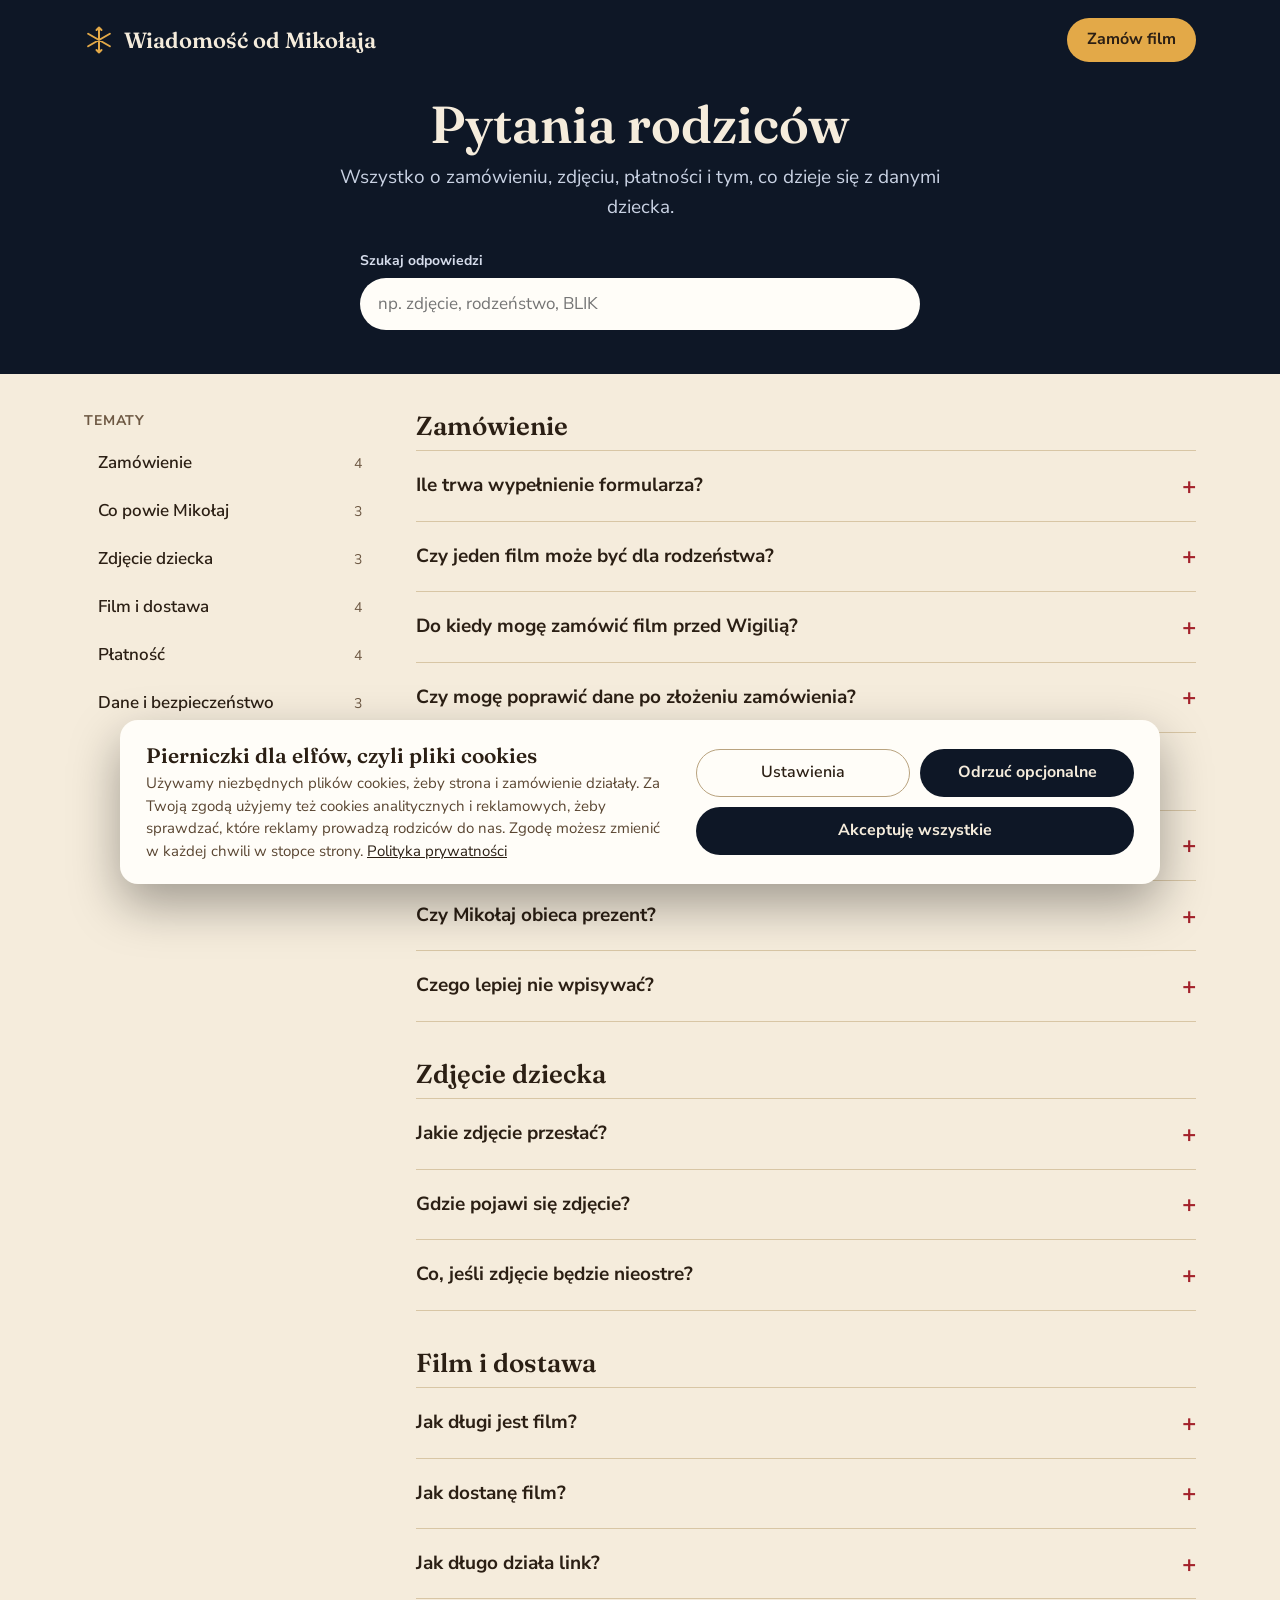
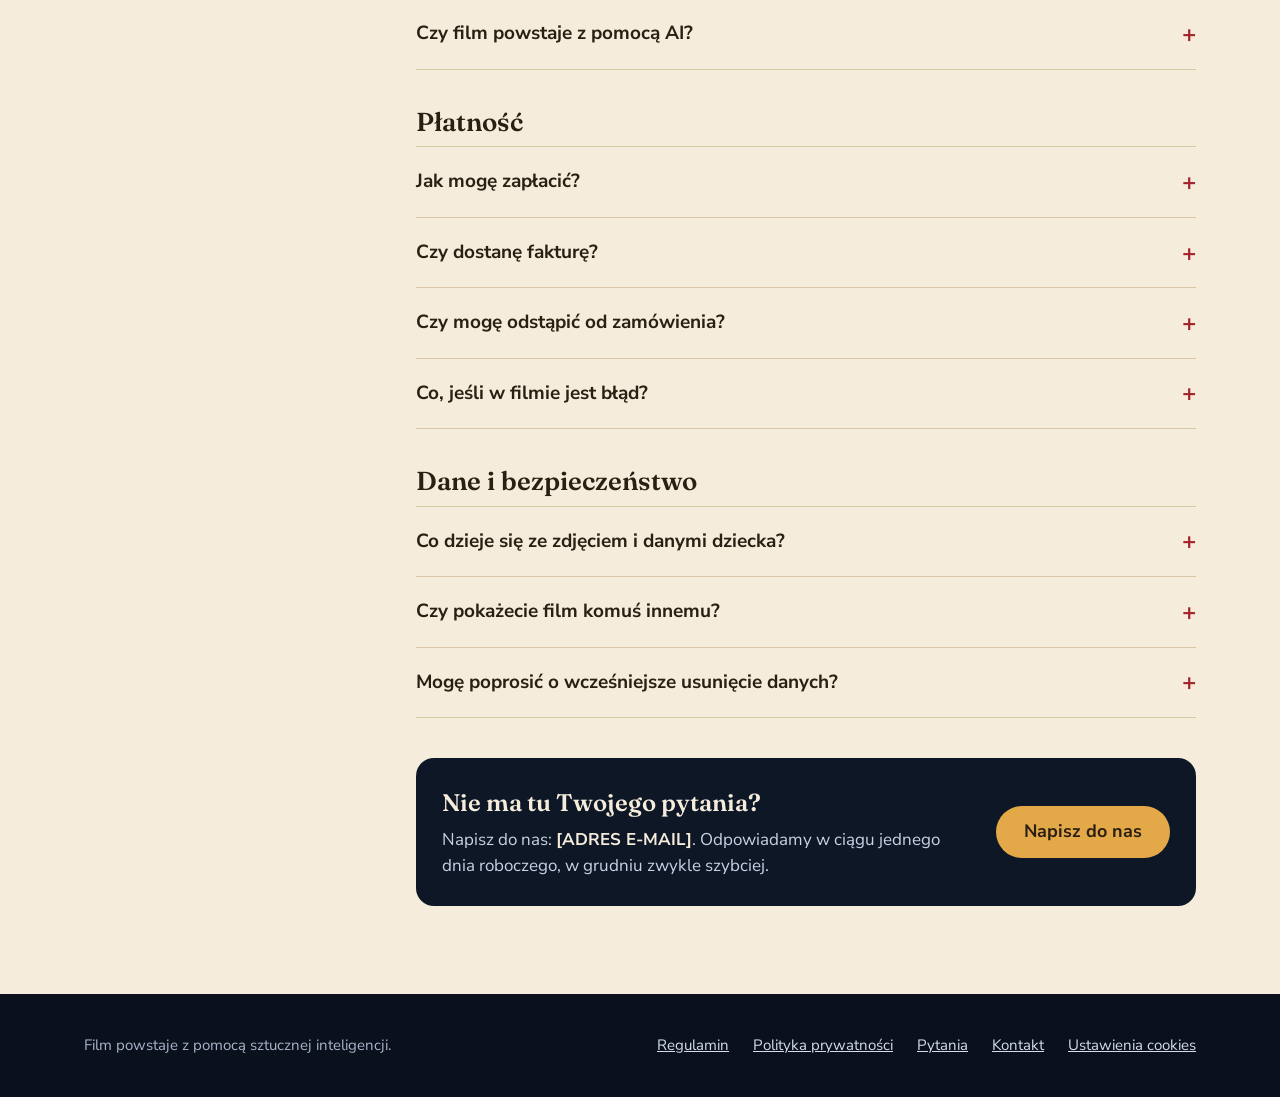
<file: strona/faq.html>
<!DOCTYPE html>
<html lang="pl">
<head>
<meta charset="utf-8">
<meta name="viewport" content="width=device-width, initial-scale=1">
<title>Pytania rodziców – Wiadomość od Mikołaja</title>
<meta name="description" content="Odpowiedzi na pytania rodziców: zamówienie, zdjęcie dziecka, płatność, dostawa filmu i dane.">
<meta name="theme-color" content="#0e1726">
<link rel="icon" href="img/favicon.svg" type="image/svg+xml">
<link rel="preconnect" href="https://fonts.googleapis.com">
<link rel="preconnect" href="https://fonts.gstatic.com" crossorigin>
<link rel="stylesheet" href="https://fonts.googleapis.com/css2?family=Fraunces:opsz,wght@9..144,600&family=Nunito+Sans:opsz,wght@6..12,400;6..12,600;6..12,700&display=swap">
<link rel="stylesheet" href="css/style.css">
<script src="js/cookies.js" defer></script>
<script src="js/faq.js" defer></script>
</head>
<body class="page-confirm">
<a class="skip-link" href="#tresc">Przejdź do pytań</a>

<header class="dark">
  <div class="container page-header__bar">
    <a class="brand" href="index.html">
      <svg class="icon icon--30" viewBox="0 0 24 24" fill="none" style="stroke: var(--accent)" stroke-width="1.6" stroke-linecap="round" aria-hidden="true"><path d="M12 2v20M3.3 7l17.4 10M3.3 17L20.7 7M12 2l-2 2M12 2l2 2M12 22l-2-2M12 22l2-2"/></svg>
      Wiadomość od Mikołaja
    </a>
    <a class="btn btn--accent btn--small" href="zamowienie.html">Zamów film</a>
  </div>
  <div class="subpage-hero__body subpage-hero__body--center">
    <h1 class="subpage-hero__title">Pytania rodziców</h1>
    <p class="subpage-hero__lead">Wszystko o zamówieniu, zdjęciu, płatności i tym, co dzieje się z danymi dziecka.</p>
    <div class="faq-search" role="search">
      <label for="szukaj">Szukaj odpowiedzi</label>
      <input id="szukaj" type="search" placeholder="np. zdjęcie, rodzeństwo, BLIK" autocomplete="off" aria-describedby="wynik">
    </div>
  </div>
</header>

<div class="container info-layout">
  <nav class="info-side" aria-labelledby="tematy-h">
    <h2 id="tematy-h" class="topics__title">Tematy</h2>
    <div class="topics">
      <a href="#zamowienie">Zamówienie<span>4</span></a>
      <a href="#co-powie">Co powie Mikołaj<span>3</span></a>
      <a href="#zdjecie">Zdjęcie dziecka<span>3</span></a>
      <a href="#film">Film i dostawa<span>4</span></a>
      <a href="#platnosc">Płatność<span>4</span></a>
      <a href="#dane">Dane i bezpieczeństwo<span>3</span></a>
    </div>
  </nav>

  <main id="tresc" class="info-main">
    <p id="wynik" class="visually-hidden" aria-live="polite"></p>
    <p class="faq-empty" data-brak hidden>Nie mamy jeszcze odpowiedzi na to pytanie. Napisz do nas, chętnie pomożemy.</p>
    <section id="zamowienie" class="faq-group" aria-labelledby="zamowienie-h" data-grupa>
      <h2 id="zamowienie-h" class="faq-group__title">Zamówienie</h2>
      <div class="faq">
        <details>
          <summary>Ile trwa wypełnienie formularza?<span class="faq__plus" aria-hidden="true">+</span></summary>
          <p>Około 5 minut. Podajesz imię, formę, w jakiej Mikołaj ma się zwracać, wiek, zdjęcie i kilka zdań o tym, co udało się dziecku w tym roku i co lubi.</p>
        </details>
        <details>
          <summary>Czy jeden film może być dla rodzeństwa?<span class="faq__plus" aria-hidden="true">+</span></summary>
          <p>Tak, dla maksymalnie czworga dzieci. Mikołaj zwraca się do każdego po imieniu, pokazuje wszystkie zdjęcia i wpisuje wszystkie imiona na listę. Każde kolejne dziecko kosztuje 15 zł.</p>
        </details>
        <details>
          <summary>Do kiedy mogę zamówić film przed Wigilią?<span class="faq__plus" aria-hidden="true">+</span></summary>
          <p>Zamówienia przyjmujemy do [OSTATNI TERMIN ZAMÓWIEŃ]. Film wysyłamy w ciągu 24 godzin od płatności.</p>
        </details>
        <details>
          <summary>Czy mogę poprawić dane po złożeniu zamówienia?<span class="faq__plus" aria-hidden="true">+</span></summary>
          <p>Tak. Odpowiedz na mail z potwierdzeniem najlepiej w ciągu kilku godzin, a poprawimy wszystko przed nagraniem.</p>
        </details>
      </div>
    </section>
    <section id="co-powie" class="faq-group" aria-labelledby="co-powie-h" data-grupa>
      <h2 id="co-powie-h" class="faq-group__title">Co powie Mikołaj</h2>
      <div class="faq">
        <details>
          <summary>Skąd Mikołaj wie, co powiedzieć?<span class="faq__plus" aria-hidden="true">+</span></summary>
          <p>Z Twoich odpowiedzi w formularzu. Mikołaj chwali konkretne osiągnięcie, wspomina, co dziecko lubi, i mówi językiem dopasowanym do wieku. Każdy tekst czyta człowiek, zanim Mikołaj go nagra.</p>
        </details>
        <details>
          <summary>Czy Mikołaj obieca prezent?<span class="faq__plus" aria-hidden="true">+</span></summary>
          <p>Tylko jeśli zaznaczysz, że prezent jest już kupiony. W przeciwnym razie Mikołaj mówi, że zapisał marzenie dziecka, bez obietnicy.</p>
        </details>
        <details>
          <summary>Czego lepiej nie wpisywać?<span class="faq__plus" aria-hidden="true">+</span></summary>
          <p>Spraw, które mogłyby zawstydzić dziecko przy rodzinie, na przykład dotyczących zdrowia czy kar. Jeśli coś takiego trafi do formularza, zaproponujemy inne sformułowanie.</p>
        </details>
      </div>
    </section>
    <section id="zdjecie" class="faq-group" aria-labelledby="zdjecie-h" data-grupa>
      <h2 id="zdjecie-h" class="faq-group__title">Zdjęcie dziecka</h2>
      <div class="faq">
        <details>
          <summary>Jakie zdjęcie przesłać?<span class="faq__plus" aria-hidden="true">+</span></summary>
          <p>Ostre zdjęcie w formacie JPG lub PNG, najlepiej w świetle dziennym, z twarzą widoczną na wprost. Przy rodzeństwie prześlij zdjęcie każdego dziecka.</p>
        </details>
        <details>
          <summary>Gdzie pojawi się zdjęcie?<span class="faq__plus" aria-hidden="true">+</span></summary>
          <p>W złotej ramce na stronie magicznej księgi, którą Mikołaj otwiera w filmie.</p>
        </details>
        <details>
          <summary>Co, jeśli zdjęcie będzie nieostre?<span class="faq__plus" aria-hidden="true">+</span></summary>
          <p>Napiszemy do Ciebie od razu i poprosimy o inne. Film zrobimy w ciągu 24 godzin od nowego zdjęcia.</p>
        </details>
      </div>
    </section>
    <section id="film" class="faq-group" aria-labelledby="film-h" data-grupa>
      <h2 id="film-h" class="faq-group__title">Film i dostawa</h2>
      <div class="faq">
        <details>
          <summary>Jak długi jest film?<span class="faq__plus" aria-hidden="true">+</span></summary>
          <p>[DŁUGOŚĆ FILMU], w jakości Full HD.</p>
        </details>
        <details>
          <summary>Jak dostanę film?<span class="faq__plus" aria-hidden="true">+</span></summary>
          <p>Mailem, jako link do strony z filmem. Możesz go obejrzeć w przeglądarce i pobrać na telefon albo komputer.</p>
        </details>
        <details>
          <summary>Jak długo działa link?<span class="faq__plus" aria-hidden="true">+</span></summary>
          <p>Przez 60 dni. Pobierz film, żeby mieć go na zawsze. Jeśli link wygaśnie, napisz do nas.</p>
        </details>
        <details>
          <summary>Czy film powstaje z pomocą AI?<span class="faq__plus" aria-hidden="true">+</span></summary>
          <p>Tak, film tworzymy z pomocą narzędzi sztucznej inteligencji. Zdjęcie dziecka nie trafia do żadnego modelu AI: wklejamy je do księgi przy montażu.</p>
        </details>
      </div>
    </section>
    <section id="platnosc" class="faq-group" aria-labelledby="platnosc-h" data-grupa>
      <h2 id="platnosc-h" class="faq-group__title">Płatność</h2>
      <div class="faq">
        <details>
          <summary>Jak mogę zapłacić?<span class="faq__plus" aria-hidden="true">+</span></summary>
          <p>BLIK-iem, kartą albo szybkim przelewem przez [OPERATOR PŁATNOŚCI]. Nie trzeba zakładać konta.</p>
        </details>
        <details>
          <summary>Czy dostanę fakturę?<span class="faq__plus" aria-hidden="true">+</span></summary>
          <p>[Do ustalenia: rachunek albo faktura na życzenie, jak o nią poprosić.]</p>
        </details>
        <details>
          <summary>Czy mogę odstąpić od zamówienia?<span class="faq__plus" aria-hidden="true">+</span></summary>
          <p>Film to treść cyfrowa robiona na zamówienie. Składając zamówienie, zgadzasz się na rozpoczęcie realizacji od razu, co oznacza utratę prawa do odstąpienia od umowy po dostarczeniu filmu. Szczegóły są w <a href="regulamin.html#par-7">regulaminie</a>.</p>
        </details>
        <details>
          <summary>Co, jeśli w filmie jest błąd?<span class="faq__plus" aria-hidden="true">+</span></summary>
          <p>Jeśli coś się nie zgadza, na przykład imię albo zdjęcie, napisz do nas. Poprawimy film albo zwrócimy pieniądze.</p>
        </details>
      </div>
    </section>
    <section id="dane" class="faq-group" aria-labelledby="dane-h" data-grupa>
      <h2 id="dane-h" class="faq-group__title">Dane i bezpieczeństwo</h2>
      <div class="faq">
        <details>
          <summary>Co dzieje się ze zdjęciem i danymi dziecka?<span class="faq__plus" aria-hidden="true">+</span></summary>
          <p>Używamy ich wyłącznie do wykonania filmu i usuwamy 7 dni po dostawie. Nie prosimy o nazwisko ani adres.</p>
        </details>
        <details>
          <summary>Czy pokażecie film komuś innemu?<span class="faq__plus" aria-hidden="true">+</span></summary>
          <p>Nie. Film widzi tylko osoba z linkiem. Nie używamy filmów ani zdjęć w reklamach bez osobnej zgody rodzica.</p>
        </details>
        <details>
          <summary>Mogę poprosić o wcześniejsze usunięcie danych?<span class="faq__plus" aria-hidden="true">+</span></summary>
          <p>Tak, napisz do nas, a usuniemy je od razu.</p>
        </details>
      </div>
    </section>

    <section class="contact-box" aria-labelledby="kontakt-h">
      <div>
        <h2 id="kontakt-h">Nie ma tu Twojego pytania?</h2>
        <p>Napisz do nas: <strong>[ADRES E-MAIL]</strong>. Odpowiadamy w ciągu jednego dnia roboczego, w grudniu zwykle szybciej.</p>
      </div>
      <a class="btn btn--accent" href="mailto:[ADRES E-MAIL]">Napisz do nas</a>
    </section>
  </main>
</div>

<footer class="site-footer dark">
  <div class="container site-footer__inner">
    <p>Film powstaje z pomocą sztucznej inteligencji.</p>
    <nav class="site-footer__links" aria-label="Informacje">
      <a href="regulamin.html">Regulamin</a>
      <a href="polityka-prywatnosci.html">Polityka prywatności</a>
      <a href="faq.html" aria-current="page">Pytania</a>
      <a href="kontakt.html">Kontakt</a>
      <button type="button" class="link-button" data-cookies-ustawienia>Ustawienia cookies</button>
    </nav>
  </div>
</footer>
</body>
</html>
</file>
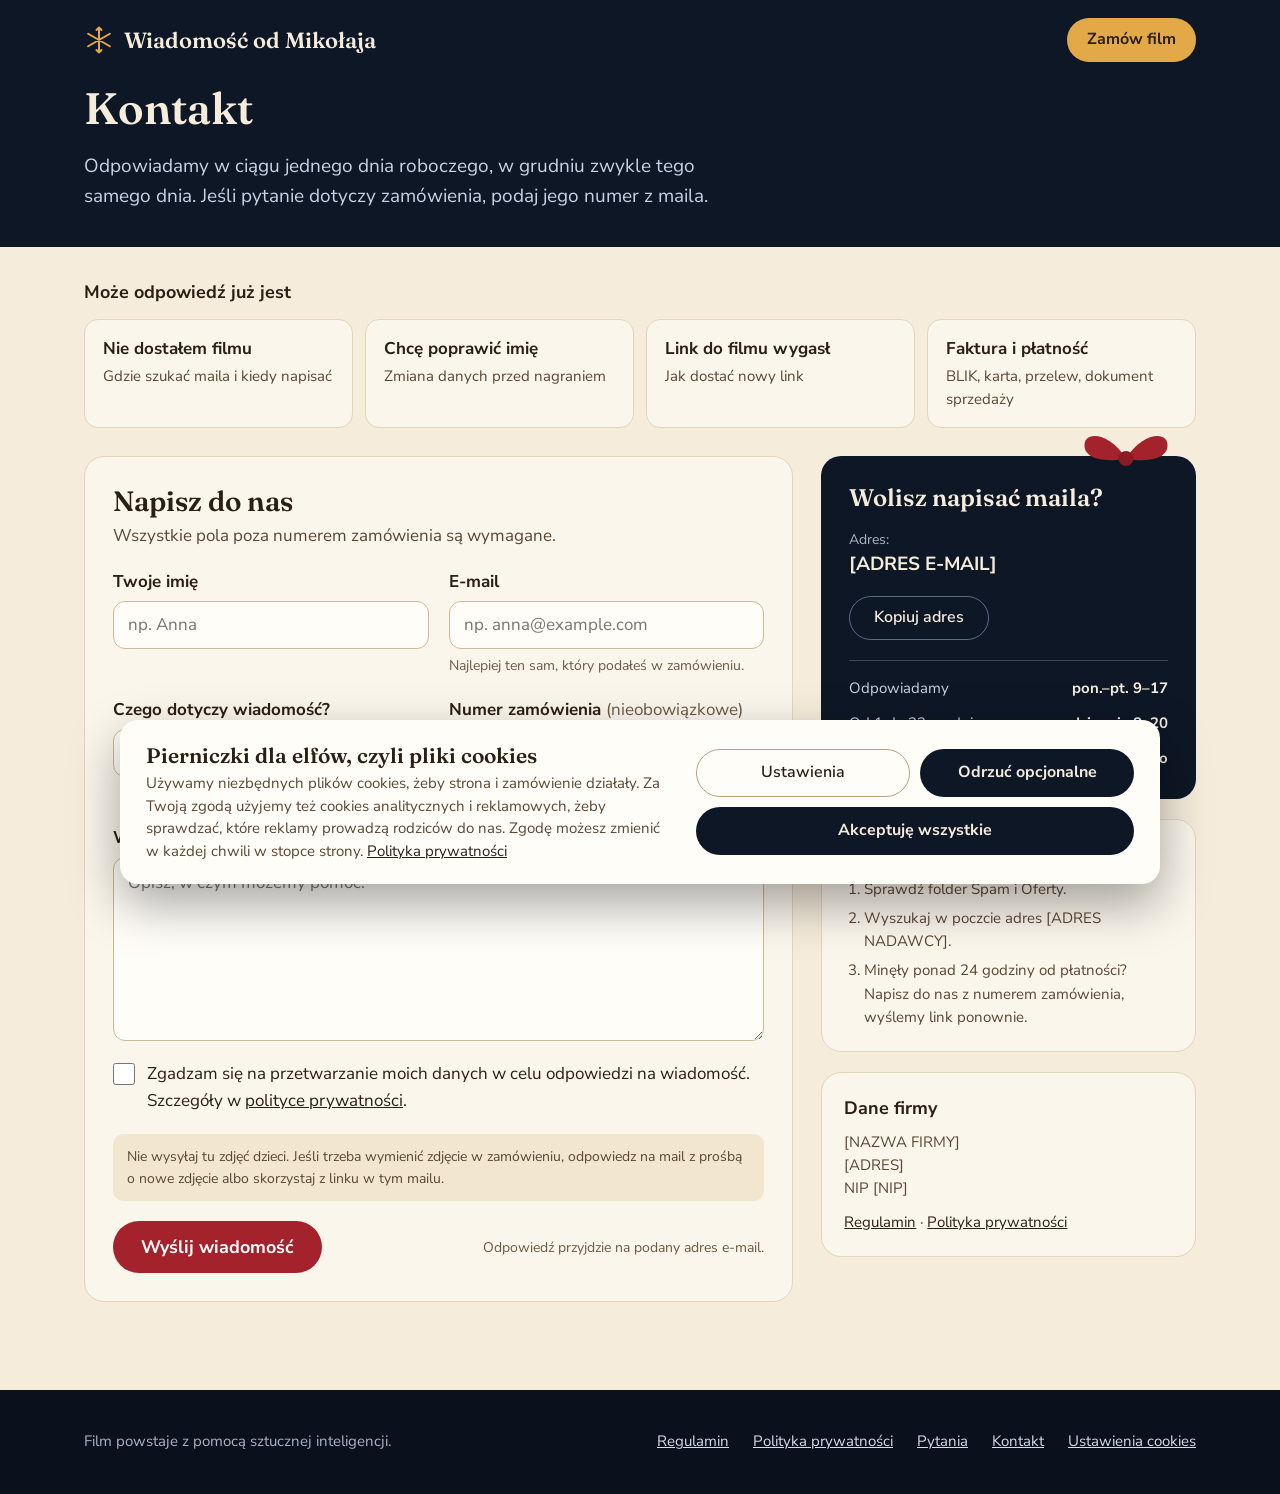
<file: strona/kontakt.html>
<!DOCTYPE html>
<html lang="pl">
<head>
<meta charset="utf-8">
<meta name="viewport" content="width=device-width, initial-scale=1">
<title>Kontakt – Wiadomość od Mikołaja</title>
<meta name="description" content="Napisz do nas w sprawie zamówienia filmu od Mikołaja. Odpowiadamy w ciągu jednego dnia roboczego.">
<meta name="theme-color" content="#0e1726">
<link rel="icon" href="img/favicon.svg" type="image/svg+xml">
<link rel="preconnect" href="https://fonts.googleapis.com">
<link rel="preconnect" href="https://fonts.gstatic.com" crossorigin>
<link rel="stylesheet" href="https://fonts.googleapis.com/css2?family=Fraunces:opsz,wght@9..144,600&family=Nunito+Sans:opsz,wght@6..12,400;6..12,600;6..12,700&display=swap">
<link rel="stylesheet" href="css/style.css">
<script src="js/kontakt.js" defer></script>
<script src="js/cookies.js" defer></script>
</head>
<body class="page-confirm">
<a class="skip-link" href="#formularz">Przejdź do formularza</a>

<header class="dark">
  <div class="container page-header__bar">
    <a class="brand" href="index.html">
      <svg class="icon icon--30" viewBox="0 0 24 24" fill="none" style="stroke: var(--accent)" stroke-width="1.6" stroke-linecap="round" aria-hidden="true"><path d="M12 2v20M3.3 7l17.4 10M3.3 17L20.7 7M12 2l-2 2M12 2l2 2M12 22l-2-2M12 22l2-2"/></svg>
      Wiadomość od Mikołaja
    </a>
    <a class="btn btn--accent btn--small" href="zamowienie.html">Zamów film</a>
  </div>
  <div class="container page-header__body">
    <h1 class="page-header__title">Kontakt</h1>
    <p class="subpage-hero__lead">Odpowiadamy w ciągu jednego dnia roboczego, w grudniu zwykle tego samego dnia. Jeśli pytanie dotyczy zamówienia, podaj jego numer z maila.</p>
  </div>
</header>

<main class="container contact-layout">
  <section class="quick-links" aria-labelledby="szybko-h">
    <h2 id="szybko-h">Może odpowiedź już jest</h2>
    <ul>
      <li><a href="faq.html#film"><strong>Nie dostałem filmu</strong><span>Gdzie szukać maila i kiedy napisać</span></a></li>
      <li><a href="faq.html#zamowienie"><strong>Chcę poprawić imię</strong><span>Zmiana danych przed nagraniem</span></a></li>
      <li><a href="faq.html#film"><strong>Link do filmu wygasł</strong><span>Jak dostać nowy link</span></a></li>
      <li><a href="faq.html#platnosc"><strong>Faktura i płatność</strong><span>BLIK, karta, przelew, dokument sprzedaży</span></a></li>
    </ul>
  </section>

  <!--
    data-endpoint: adres, który przyjmuje wiadomość (POST JSON: imie, email, temat, numer, wiadomosc, zgoda)
    i odpowiada kodem 2xx. Puste = tryb pokazowy: nic nie jest wysyłane, pokazuje się podziękowanie.
  -->
  <form id="formularz" class="panel contact-form" novalidate data-endpoint="" aria-labelledby="form-h">
    <div class="panel__body">
      <div>
        <h2 id="form-h" class="panel__title">Napisz do nas</h2>
        <p class="panel__lead">Wszystkie pola poza numerem zamówienia są wymagane.</p>
      </div>
      <div class="row">
        <div class="field">
          <label class="field__label" for="imie">Twoje imię</label>
          <input class="input" id="imie" name="imie" type="text" required maxlength="60" autocomplete="given-name" placeholder="np. Anna" aria-describedby="imie-blad">
          <span class="field__error" id="imie-blad"></span>
        </div>
        <div class="field">
          <label class="field__label" for="email">E-mail</label>
          <input class="input" id="email" name="email" type="email" required maxlength="120" autocomplete="email" placeholder="np. anna@example.com" aria-describedby="email-opis email-blad">
          <span class="field__hint" id="email-opis">Najlepiej ten sam, który podałeś w zamówieniu.</span>
          <span class="field__error" id="email-blad"></span>
        </div>
      </div>
      <div class="row">
        <div class="field">
          <label class="field__label" for="temat">Czego dotyczy wiadomość?</label>
          <select class="input" id="temat" name="temat" required aria-describedby="temat-blad">
            <option value="">Wybierz</option>
            <option>Pytanie przed zamówieniem</option>
            <option>Zmiana danych w zamówieniu</option>
            <option>Nie dostałem filmu</option>
            <option>Błąd w filmie</option>
            <option>Płatność lub faktura</option>
            <option>Usunięcie danych</option>
            <option>Współpraca</option>
            <option>Inna sprawa</option>
          </select>
          <span class="field__error" id="temat-blad"></span>
        </div>
        <div class="field">
          <label class="field__label" for="numer">Numer zamówienia <span class="field__optional">(nieobowiązkowe)</span></label>
          <input class="input" id="numer" name="numer" type="text" maxlength="20" placeholder="np. 2026-0412" aria-describedby="numer-opis">
          <span class="field__hint" id="numer-opis">Jest w temacie maila z potwierdzeniem.</span>
        </div>
      </div>
      <div class="field field--full">
        <label class="field__label" for="wiadomosc">Wiadomość</label>
        <textarea class="input" id="wiadomosc" name="wiadomosc" rows="6" required minlength="10" maxlength="3000" placeholder="Opisz, w czym możemy pomóc." aria-describedby="wiadomosc-blad"></textarea>
        <span class="field__error" id="wiadomosc-blad"></span>
      </div>
      <div class="field field--full consents">
        <label class="consent"><input type="checkbox" id="zgoda" name="zgoda" value="tak" required aria-describedby="zgoda-blad"><span>Zgadzam się na przetwarzanie moich danych w celu odpowiedzi na wiadomość. Szczegóły w <a href="polityka-prywatnosci.html">polityce prywatności</a>.</span></label>
        <span class="field__error" id="zgoda-blad"></span>
      </div>
      <p class="contact-note" role="note">Nie wysyłaj tu zdjęć dzieci. Jeśli trzeba wymienić zdjęcie w zamówieniu, odpowiedz na mail z prośbą o nowe zdjęcie albo skorzystaj z linku w tym mailu.</p>
      <p class="form-alert" id="blad-wysylki" role="alert" hidden></p>
      <div class="actions actions--flush">
        <button type="submit" class="btn btn--red">Wyślij wiadomość</button>
        <p class="field__hint">Odpowiedź przyjdzie na podany adres e-mail.</p>
      </div>
    </div>
  </form>

  <aside class="contact-side">
    <section class="summary dark" aria-labelledby="mail-h">
      <svg class="summary__bow" width="100" height="58" viewBox="0 0 120 70" aria-hidden="true"><path d="M60 44 C40 12 8 10 10 30 C12 48 44 48 60 44 Z" style="fill: var(--red)"/><path d="M60 44 C80 12 112 10 110 30 C108 48 76 48 60 44 Z" style="fill: var(--red)"/><circle cx="60" cy="44" r="9" style="fill: var(--red-dark)"/></svg>
      <h2 id="mail-h" class="summary__title">Wolisz napisać maila?</h2>
      <p class="summary__note" style="margin-top: 0">Adres:</p>
      <p class="contact-email" id="adres-email">[ADRES E-MAIL]</p>
      <button type="button" class="btn btn--outline-dark btn--small" data-kopiuj="adres-email">Kopiuj adres</button>
      <dl class="summary__details">
        <div><dt>Odpowiadamy</dt><dd>pon.–pt. 9–17</dd></div>
        <div><dt>Od 1 do 23 grudnia</dt><dd>codziennie 8–20</dd></div>
        <div><dt>Czas odpowiedzi</dt><dd>do 1 dnia roboczego</dd></div>
      </dl>
    </section>
    <section class="box" aria-labelledby="pilne-h">
      <h2 id="pilne-h">Film nie dotarł?</h2>
      <ol>
        <li>Sprawdź folder Spam i Oferty.</li>
        <li>Wyszukaj w poczcie adres [ADRES NADAWCY].</li>
        <li>Minęły ponad 24 godziny od płatności? Napisz do nas z numerem zamówienia, wyślemy link ponownie.</li>
      </ol>
    </section>
    <section class="box" aria-labelledby="firma-h">
      <h2 id="firma-h">Dane firmy</h2>
      <p>[NAZWA FIRMY]<br>[ADRES]<br>NIP [NIP]</p>
      <p style="margin-top: 10px"><a href="regulamin.html">Regulamin</a> · <a href="polityka-prywatnosci.html">Polityka prywatności</a></p>
    </section>
  </aside>
</main>

<footer class="site-footer dark">
  <div class="container site-footer__inner">
    <p>Film powstaje z pomocą sztucznej inteligencji.</p>
    <nav class="site-footer__links" aria-label="Informacje">
      <a href="regulamin.html">Regulamin</a>
      <a href="polityka-prywatnosci.html">Polityka prywatności</a>
      <a href="faq.html">Pytania</a>
      <a href="kontakt.html" aria-current="page">Kontakt</a>
      <button type="button" class="link-button" data-cookies-ustawienia>Ustawienia cookies</button>
    </nav>
  </div>
</footer>
</body>
</html>
</file>
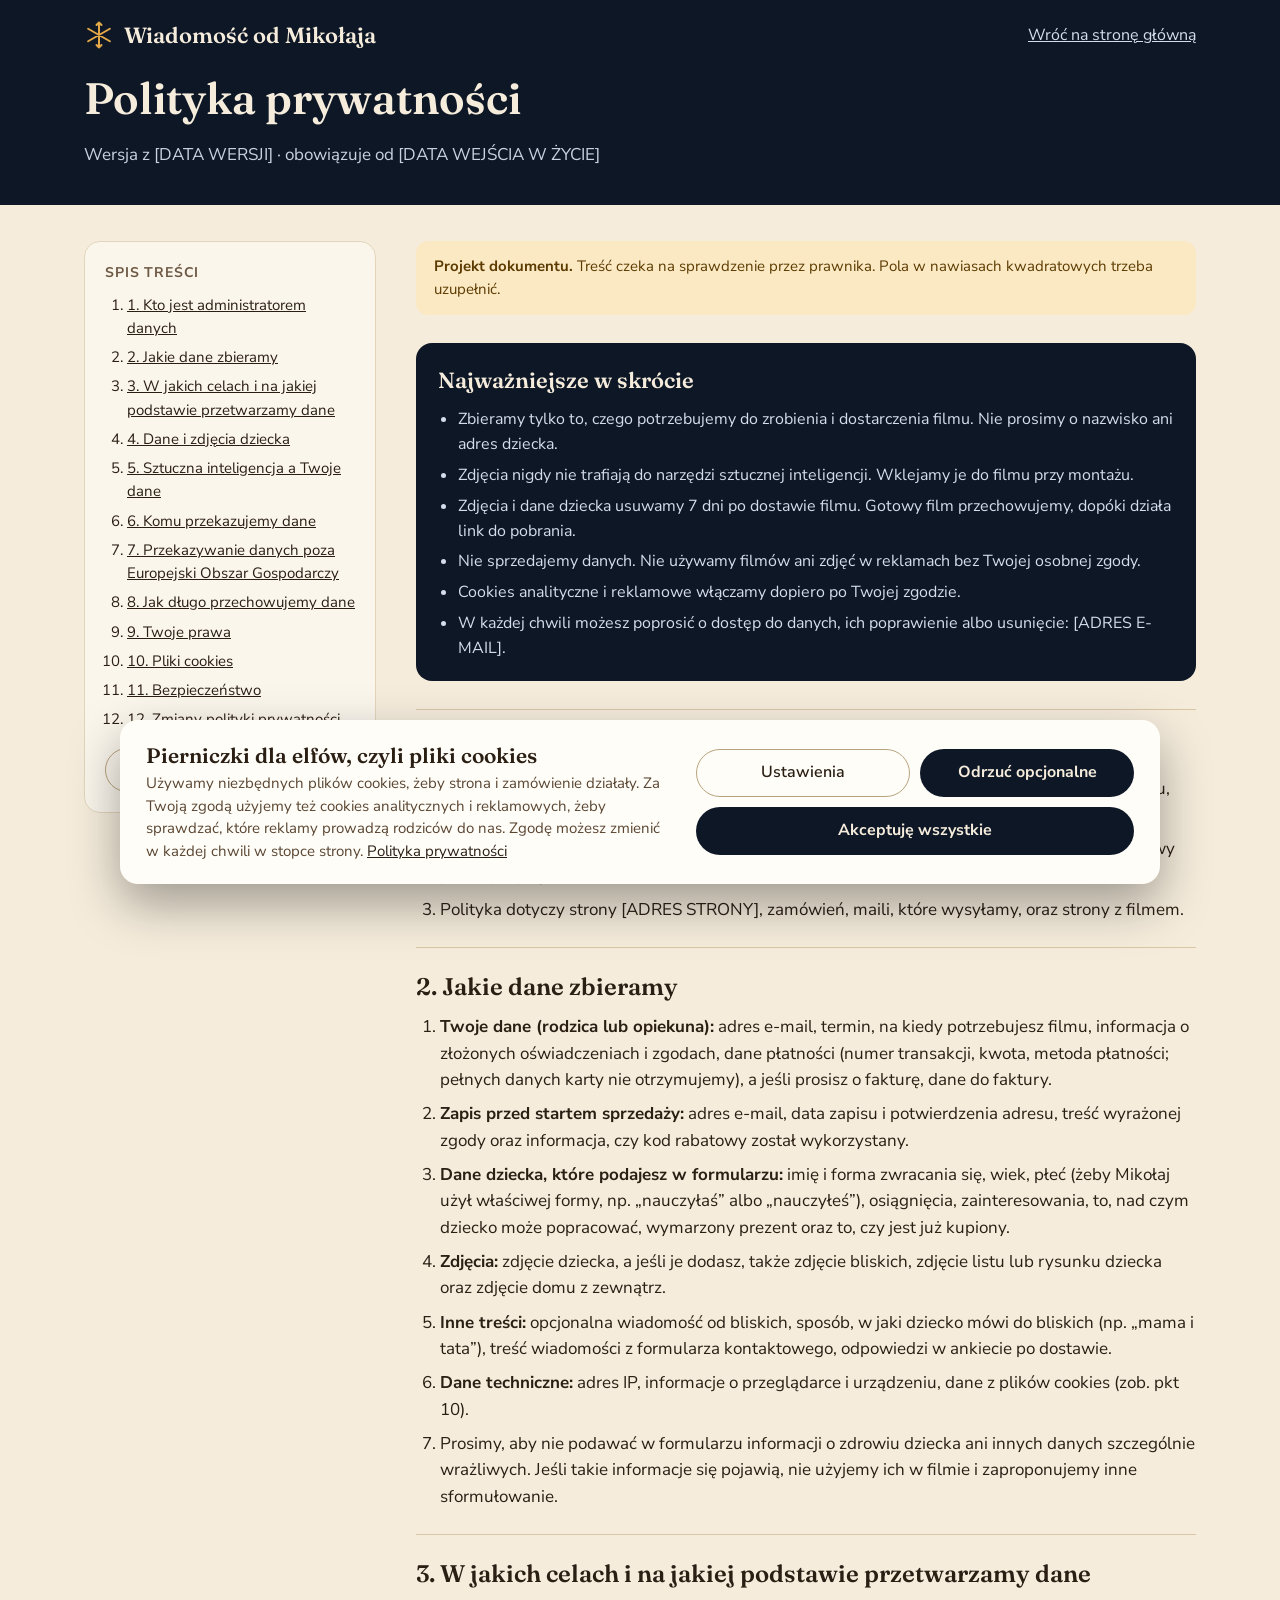
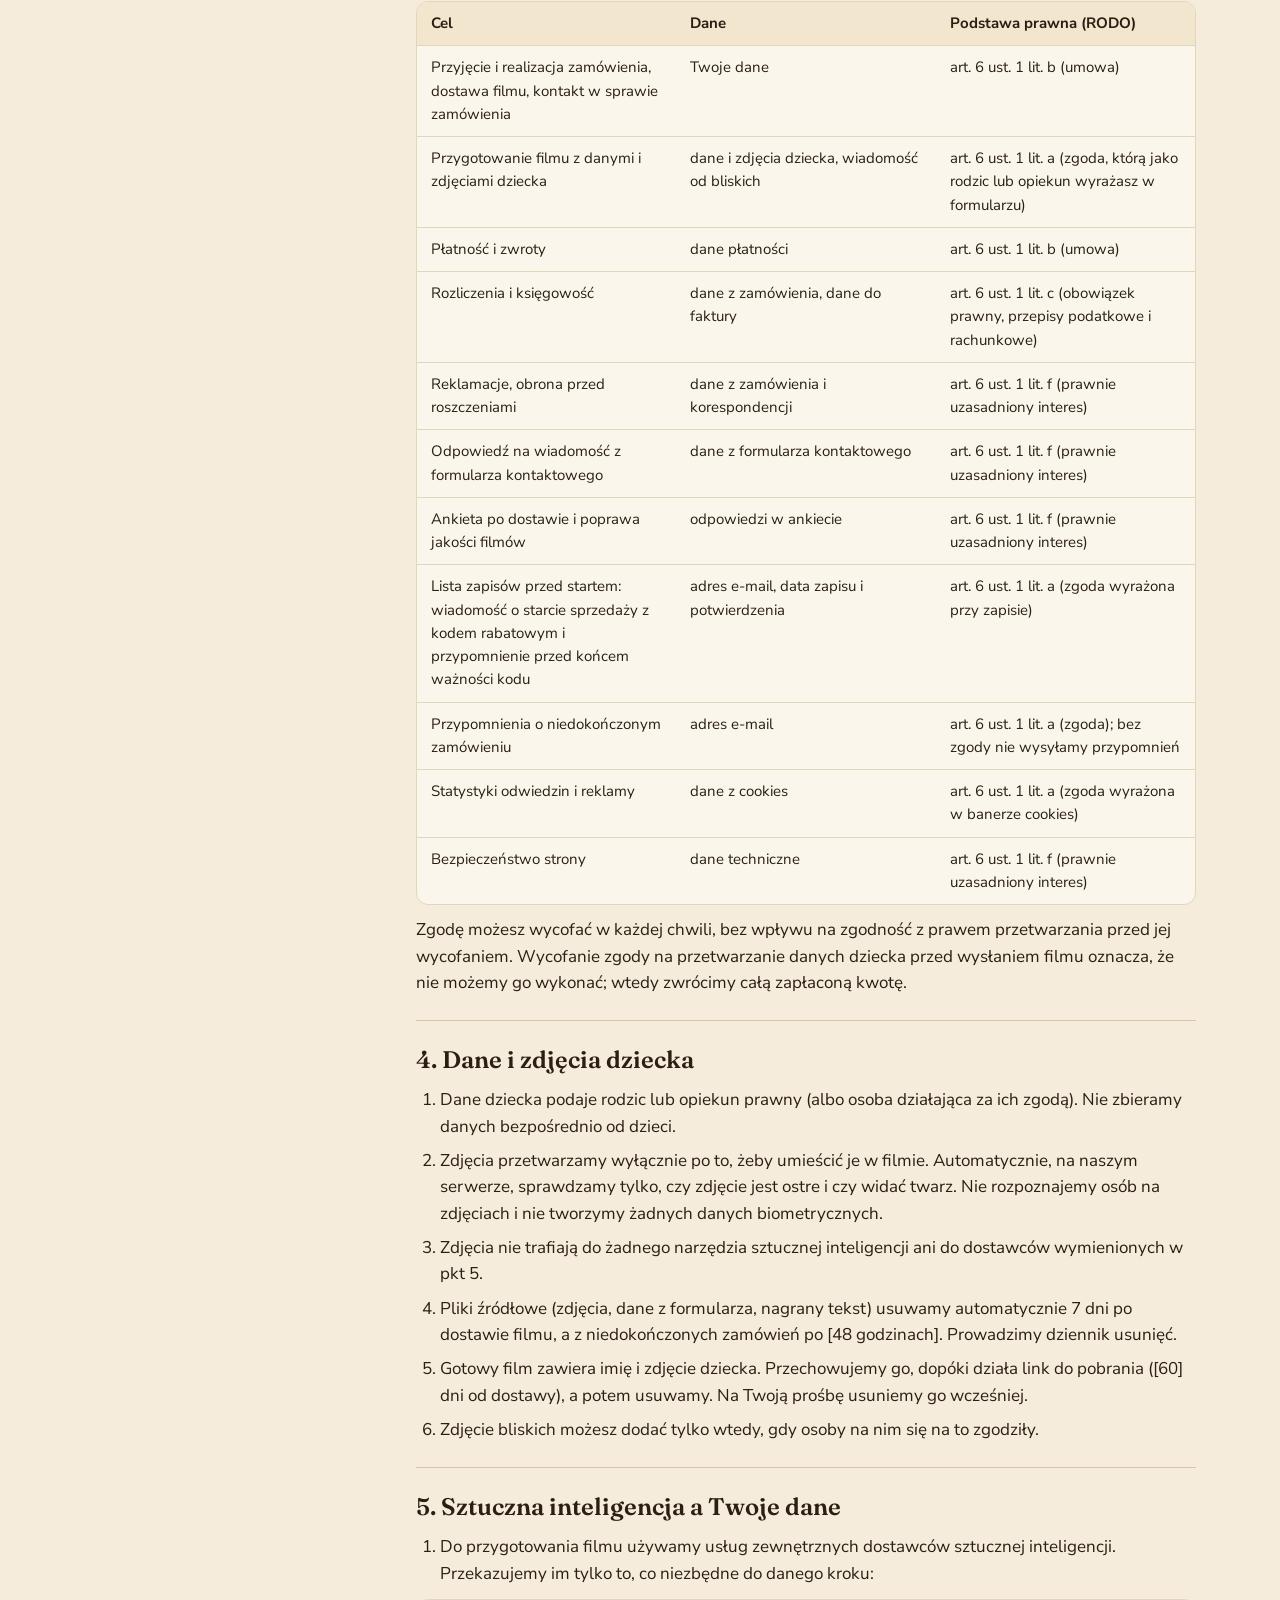
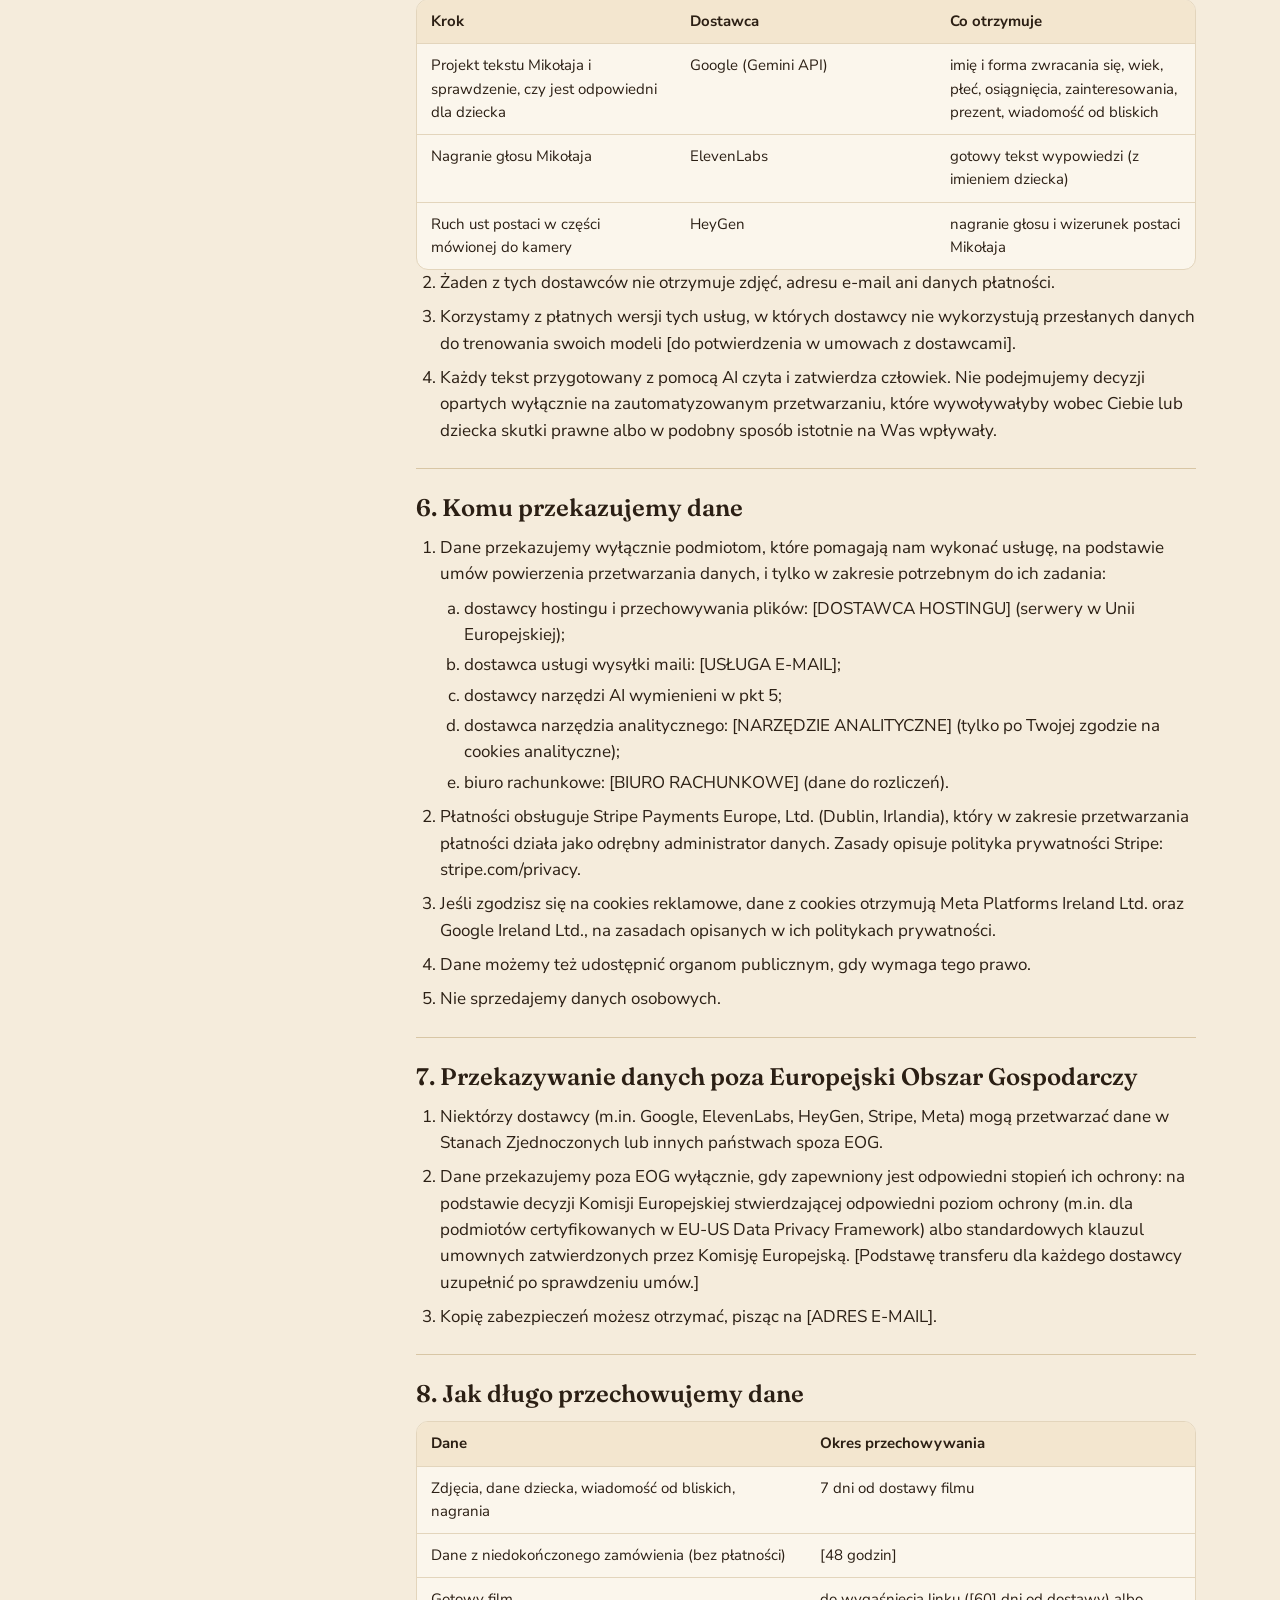
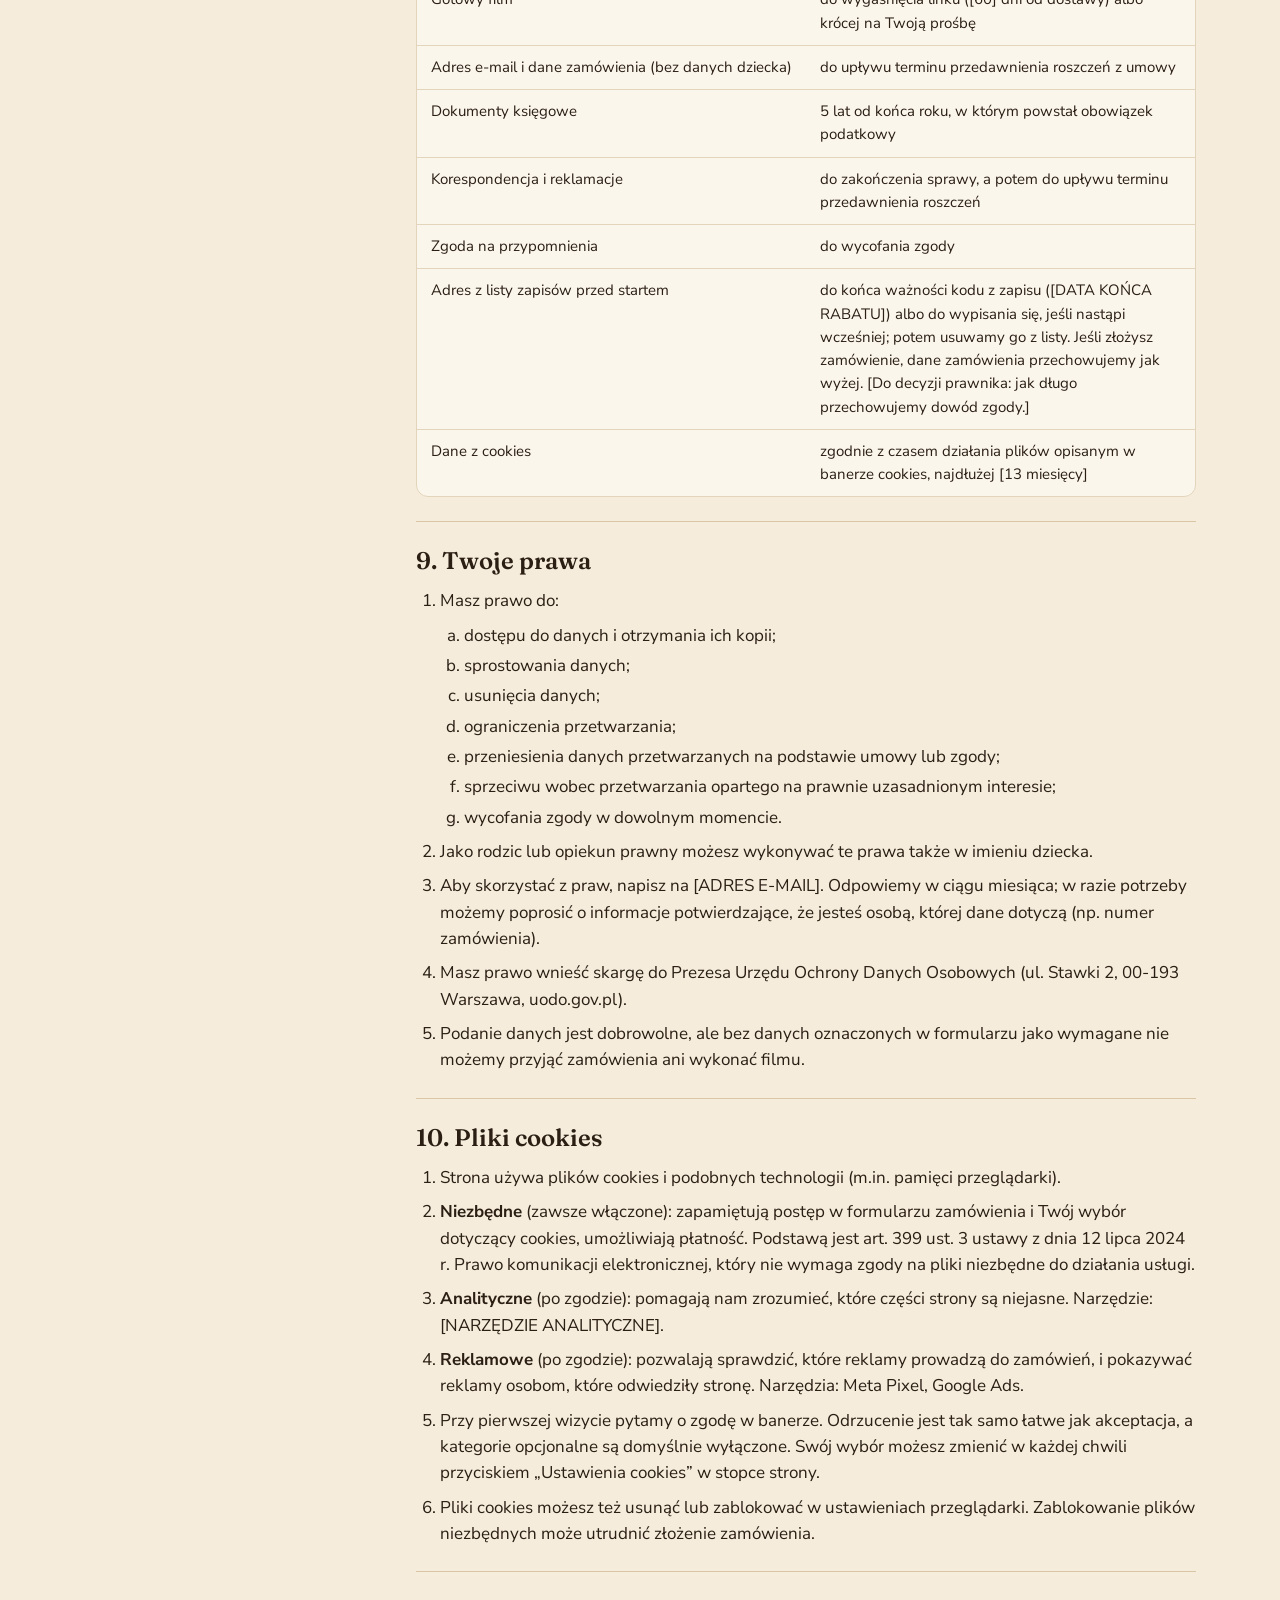
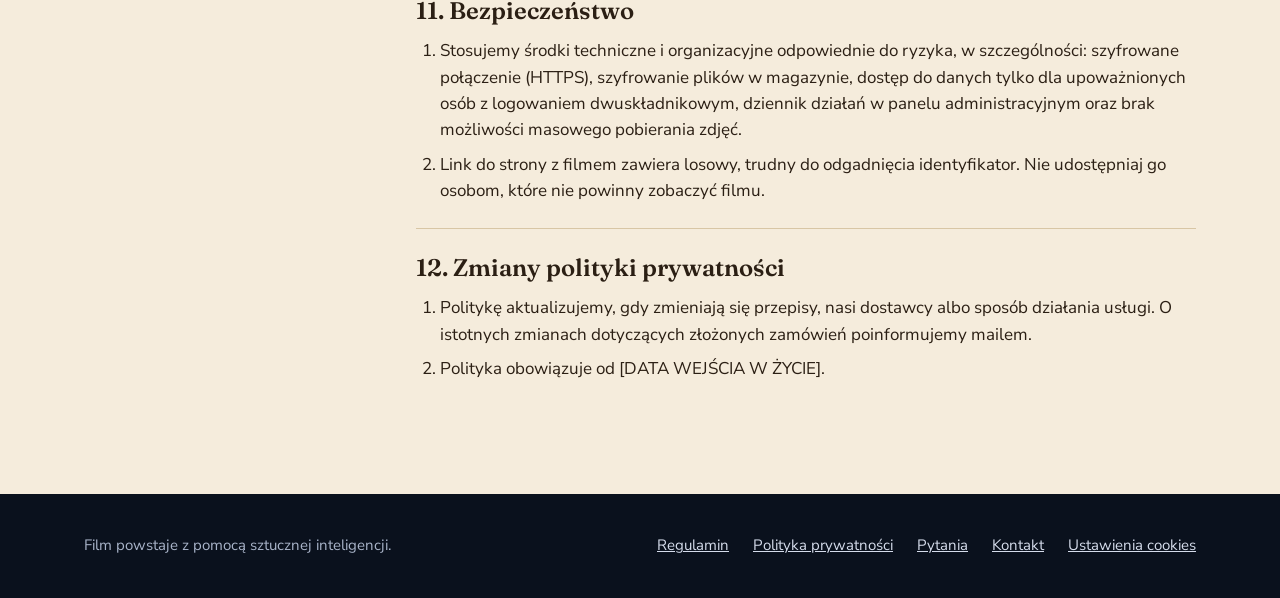
<file: strona/polityka-prywatnosci.html>
<!DOCTYPE html>
<html lang="pl">
<head>
<meta charset="utf-8">
<meta name="viewport" content="width=device-width, initial-scale=1">
<title>Polityka prywatności – Wiadomość od Mikołaja</title>
<meta name="description" content="Jak Wiadomość od Mikołaja przetwarza dane rodziców i dzieci: cele, okresy przechowywania, dostawcy, sztuczna inteligencja, pliki cookies i Twoje prawa.">
<meta name="theme-color" content="#0e1726">
<link rel="icon" href="img/favicon.svg" type="image/svg+xml">
<link rel="preconnect" href="https://fonts.googleapis.com">
<link rel="preconnect" href="https://fonts.gstatic.com" crossorigin>
<link rel="stylesheet" href="https://fonts.googleapis.com/css2?family=Fraunces:opsz,wght@9..144,600&family=Nunito+Sans:opsz,wght@6..12,400;6..12,600;6..12,700&display=swap">
<link rel="stylesheet" href="css/style.css">
<script src="js/cookies.js" defer></script>
</head>
<!-- Plik generowany: zmieniaj dokumenty/polityka-prywatnosci.md i uruchom python dokumenty/zbuduj.py -->
<body class="page-confirm page-legal">
<a class="skip-link" href="#tresc">Przejdź do treści</a>

<header class="dark">
  <div class="container page-header__bar">
    <a class="brand" href="index.html">
      <svg class="icon icon--30" viewBox="0 0 24 24" fill="none" style="stroke: var(--accent)" stroke-width="1.6" stroke-linecap="round" aria-hidden="true"><path d="M12 2v20M3.3 7l17.4 10M3.3 17L20.7 7M12 2l-2 2M12 2l2 2M12 22l-2-2M12 22l2-2"/></svg>
      Wiadomość od Mikołaja
    </a>
    <a class="page-header__back" href="index.html">Wróć na stronę główną</a>
  </div>
  <div class="container page-header__body">
    <h1 class="page-header__title">Polityka prywatności</h1>
    <p class="subpage-hero__meta">Wersja z [DATA WERSJI] · obowiązuje od [DATA WEJŚCIA W ŻYCIE]</p>
  </div>
</header>

<div class="container info-layout">
  <nav class="info-side toc" aria-labelledby="spis-h">
    <h2 id="spis-h" class="toc__title">Spis treści</h2>
    <ol>
      <li><a href="#pkt-1">1. Kto jest administratorem danych</a></li>
      <li><a href="#pkt-2">2. Jakie dane zbieramy</a></li>
      <li><a href="#pkt-3">3. W jakich celach i na jakiej podstawie przetwarzamy dane</a></li>
      <li><a href="#pkt-4">4. Dane i zdjęcia dziecka</a></li>
      <li><a href="#pkt-5">5. Sztuczna inteligencja a Twoje dane</a></li>
      <li><a href="#pkt-6">6. Komu przekazujemy dane</a></li>
      <li><a href="#pkt-7">7. Przekazywanie danych poza Europejski Obszar Gospodarczy</a></li>
      <li><a href="#pkt-8">8. Jak długo przechowujemy dane</a></li>
      <li><a href="#pkt-9">9. Twoje prawa</a></li>
      <li><a href="#pkt-10">10. Pliki cookies</a></li>
      <li><a href="#pkt-11">11. Bezpieczeństwo</a></li>
      <li><a href="#pkt-12">12. Zmiany polityki prywatności</a></li>
    </ol>
    <a class="btn btn--outline btn--block" href="pliki/polityka-prywatnosci.pdf">Pobierz PDF</a>
  </nav>

  <main id="tresc" class="info-main legal">
    <!-- Usuń po zatwierdzeniu przez prawnika: ustaw "projekt: nie" w pliku .md. -->
    <p class="note-box note-box--legal" role="note"><strong>Projekt dokumentu.</strong> Treść czeka na sprawdzenie przez prawnika. Pola w nawiasach kwadratowych trzeba uzupełnić.</p>
    <section id="skrot" class="level2 summary-box">
    <h2>Najważniejsze w skrócie</h2>
    <ul>
    <li>Zbieramy tylko to, czego potrzebujemy do zrobienia i dostarczenia filmu. Nie prosimy o nazwisko ani adres dziecka.</li>
    <li>Zdjęcia nigdy nie trafiają do narzędzi sztucznej inteligencji. Wklejamy je do filmu przy montażu.</li>
    <li>Zdjęcia i dane dziecka usuwamy 7 dni po dostawie filmu. Gotowy film przechowujemy, dopóki działa link do pobrania.</li>
    <li>Nie sprzedajemy danych. Nie używamy filmów ani zdjęć w reklamach bez Twojej osobnej zgody.</li>
    <li>Cookies analityczne i reklamowe włączamy dopiero po Twojej zgodzie.</li>
    <li>W każdej chwili możesz poprosić o dostęp do danych, ich poprawienie albo usunięcie: [ADRES E-MAIL].</li>
    </ul>
    </section>
    <section id="pkt-1" class="legal-section">
    <h2>1. Kto jest administratorem danych</h2>
    <ol type="1">
    <li>Administratorem Twoich danych osobowych oraz danych dziecka, które podajesz w zamówieniu, jest [NAZWA FIRMY / IMIĘ I NAZWISKO PRZEDSIĘBIORCY], [ADRES], NIP [NIP] (dalej: „my”).</li>
    <li>W sprawach dotyczących danych osobowych napisz na [ADRES E-MAIL] albo na adres pocztowy podany wyżej.</li>
    <li>Polityka dotyczy strony [ADRES STRONY], zamówień, maili, które wysyłamy, oraz strony z filmem.</li>
    </ol>
    </section>
    <section id="pkt-2" class="legal-section">
    <h2>2. Jakie dane zbieramy</h2>
    <ol type="1">
    <li><strong>Twoje dane (rodzica lub opiekuna):</strong> adres e-mail, termin, na kiedy potrzebujesz filmu, informacja o złożonych oświadczeniach i zgodach, dane płatności (numer transakcji, kwota, metoda płatności; pełnych danych karty nie otrzymujemy), a jeśli prosisz o fakturę, dane do faktury.</li>
    <li><strong>Zapis przed startem sprzedaży:</strong> adres e-mail, data zapisu i potwierdzenia adresu, treść wyrażonej zgody oraz informacja, czy kod rabatowy został wykorzystany.</li>
    <li><strong>Dane dziecka, które podajesz w formularzu:</strong> imię i forma zwracania się, wiek, płeć (żeby Mikołaj użył właściwej formy, np. „nauczyłaś” albo „nauczyłeś”), osiągnięcia, zainteresowania, to, nad czym dziecko może popracować, wymarzony prezent oraz to, czy jest już kupiony.</li>
    <li><strong>Zdjęcia:</strong> zdjęcie dziecka, a jeśli je dodasz, także zdjęcie bliskich, zdjęcie listu lub rysunku dziecka oraz zdjęcie domu z zewnątrz.</li>
    <li><strong>Inne treści:</strong> opcjonalna wiadomość od bliskich, sposób, w jaki dziecko mówi do bliskich (np. „mama i tata”), treść wiadomości z formularza kontaktowego, odpowiedzi w ankiecie po dostawie.</li>
    <li><strong>Dane techniczne:</strong> adres IP, informacje o przeglądarce i urządzeniu, dane z plików cookies (zob. pkt 10).</li>
    <li>Prosimy, aby nie podawać w formularzu informacji o zdrowiu dziecka ani innych danych szczególnie wrażliwych. Jeśli takie informacje się pojawią, nie użyjemy ich w filmie i zaproponujemy inne sformułowanie.</li>
    </ol>
    </section>
    <section id="pkt-3" class="legal-section">
    <h2>3. W jakich celach i na jakiej podstawie przetwarzamy dane</h2>
    <div class="table-wrap"><table>
    <colgroup>
    <col style="width: 33%" />
    <col style="width: 33%" />
    <col style="width: 33%" />
    </colgroup>
    <thead>
    <tr class="header">
    <th>Cel</th>
    <th>Dane</th>
    <th>Podstawa prawna (RODO)</th>
    </tr>
    </thead>
    <tbody>
    <tr class="odd">
    <td>Przyjęcie i realizacja zamówienia, dostawa filmu, kontakt w sprawie zamówienia</td>
    <td>Twoje dane</td>
    <td>art. 6 ust. 1 lit. b (umowa)</td>
    </tr>
    <tr class="even">
    <td>Przygotowanie filmu z danymi i zdjęciami dziecka</td>
    <td>dane i zdjęcia dziecka, wiadomość od bliskich</td>
    <td>art. 6 ust. 1 lit. a (zgoda, którą jako rodzic lub opiekun wyrażasz w formularzu)</td>
    </tr>
    <tr class="odd">
    <td>Płatność i zwroty</td>
    <td>dane płatności</td>
    <td>art. 6 ust. 1 lit. b (umowa)</td>
    </tr>
    <tr class="even">
    <td>Rozliczenia i księgowość</td>
    <td>dane z zamówienia, dane do faktury</td>
    <td>art. 6 ust. 1 lit. c (obowiązek prawny, przepisy podatkowe i rachunkowe)</td>
    </tr>
    <tr class="odd">
    <td>Reklamacje, obrona przed roszczeniami</td>
    <td>dane z zamówienia i korespondencji</td>
    <td>art. 6 ust. 1 lit. f (prawnie uzasadniony interes)</td>
    </tr>
    <tr class="even">
    <td>Odpowiedź na wiadomość z formularza kontaktowego</td>
    <td>dane z formularza kontaktowego</td>
    <td>art. 6 ust. 1 lit. f (prawnie uzasadniony interes)</td>
    </tr>
    <tr class="odd">
    <td>Ankieta po dostawie i poprawa jakości filmów</td>
    <td>odpowiedzi w ankiecie</td>
    <td>art. 6 ust. 1 lit. f (prawnie uzasadniony interes)</td>
    </tr>
    <tr class="even">
    <td>Lista zapisów przed startem: wiadomość o starcie sprzedaży z kodem rabatowym i przypomnienie przed końcem ważności kodu</td>
    <td>adres e-mail, data zapisu i potwierdzenia</td>
    <td>art. 6 ust. 1 lit. a (zgoda wyrażona przy zapisie)</td>
    </tr>
    <tr class="odd">
    <td>Przypomnienia o niedokończonym zamówieniu</td>
    <td>adres e-mail</td>
    <td>art. 6 ust. 1 lit. a (zgoda); bez zgody nie wysyłamy przypomnień</td>
    </tr>
    <tr class="even">
    <td>Statystyki odwiedzin i reklamy</td>
    <td>dane z cookies</td>
    <td>art. 6 ust. 1 lit. a (zgoda wyrażona w banerze cookies)</td>
    </tr>
    <tr class="odd">
    <td>Bezpieczeństwo strony</td>
    <td>dane techniczne</td>
    <td>art. 6 ust. 1 lit. f (prawnie uzasadniony interes)</td>
    </tr>
    </tbody>
    </table></div>
    <p>Zgodę możesz wycofać w każdej chwili, bez wpływu na zgodność z prawem przetwarzania przed jej wycofaniem. Wycofanie zgody na przetwarzanie danych dziecka przed wysłaniem filmu oznacza, że nie możemy go wykonać; wtedy zwrócimy całą zapłaconą kwotę.</p>
    </section>
    <section id="pkt-4" class="legal-section">
    <h2>4. Dane i zdjęcia dziecka</h2>
    <ol type="1">
    <li>Dane dziecka podaje rodzic lub opiekun prawny (albo osoba działająca za ich zgodą). Nie zbieramy danych bezpośrednio od dzieci.</li>
    <li>Zdjęcia przetwarzamy wyłącznie po to, żeby umieścić je w filmie. Automatycznie, na naszym serwerze, sprawdzamy tylko, czy zdjęcie jest ostre i czy widać twarz. Nie rozpoznajemy osób na zdjęciach i nie tworzymy żadnych danych biometrycznych.</li>
    <li>Zdjęcia nie trafiają do żadnego narzędzia sztucznej inteligencji ani do dostawców wymienionych w pkt 5.</li>
    <li>Pliki źródłowe (zdjęcia, dane z formularza, nagrany tekst) usuwamy automatycznie 7 dni po dostawie filmu, a z niedokończonych zamówień po [48 godzinach]. Prowadzimy dziennik usunięć.</li>
    <li>Gotowy film zawiera imię i zdjęcie dziecka. Przechowujemy go, dopóki działa link do pobrania ([60] dni od dostawy), a potem usuwamy. Na Twoją prośbę usuniemy go wcześniej.</li>
    <li>Zdjęcie bliskich możesz dodać tylko wtedy, gdy osoby na nim się na to zgodziły.</li>
    </ol>
    </section>
    <section id="pkt-5" class="legal-section">
    <h2>5. Sztuczna inteligencja a Twoje dane</h2>
    <ol type="1">
    <li>Do przygotowania filmu używamy usług zewnętrznych dostawców sztucznej inteligencji. Przekazujemy im tylko to, co niezbędne do danego kroku:</li>
    </ol>
    <div class="table-wrap"><table>
    <colgroup>
    <col style="width: 33%" />
    <col style="width: 33%" />
    <col style="width: 33%" />
    </colgroup>
    <thead>
    <tr class="header">
    <th>Krok</th>
    <th>Dostawca</th>
    <th>Co otrzymuje</th>
    </tr>
    </thead>
    <tbody>
    <tr class="odd">
    <td>Projekt tekstu Mikołaja i sprawdzenie, czy jest odpowiedni dla dziecka</td>
    <td>Google (Gemini API)</td>
    <td>imię i forma zwracania się, wiek, płeć, osiągnięcia, zainteresowania, prezent, wiadomość od bliskich</td>
    </tr>
    <tr class="even">
    <td>Nagranie głosu Mikołaja</td>
    <td>ElevenLabs</td>
    <td>gotowy tekst wypowiedzi (z imieniem dziecka)</td>
    </tr>
    <tr class="odd">
    <td>Ruch ust postaci w części mówionej do kamery</td>
    <td>HeyGen</td>
    <td>nagranie głosu i wizerunek postaci Mikołaja</td>
    </tr>
    </tbody>
    </table></div>
    <ol start="2" type="1">
    <li>Żaden z tych dostawców nie otrzymuje zdjęć, adresu e-mail ani danych płatności.</li>
    <li>Korzystamy z płatnych wersji tych usług, w których dostawcy nie wykorzystują przesłanych danych do trenowania swoich modeli [do potwierdzenia w umowach z dostawcami].</li>
    <li>Każdy tekst przygotowany z pomocą AI czyta i zatwierdza człowiek. Nie podejmujemy decyzji opartych wyłącznie na zautomatyzowanym przetwarzaniu, które wywoływałyby wobec Ciebie lub dziecka skutki prawne albo w podobny sposób istotnie na Was wpływały.</li>
    </ol>
    </section>
    <section id="pkt-6" class="legal-section">
    <h2>6. Komu przekazujemy dane</h2>
    <ol type="1">
    <li>Dane przekazujemy wyłącznie podmiotom, które pomagają nam wykonać usługę, na podstawie umów powierzenia przetwarzania danych, i tylko w zakresie potrzebnym do ich zadania:
    <ol type="a">
    <li>dostawcy hostingu i przechowywania plików: [DOSTAWCA HOSTINGU] (serwery w Unii Europejskiej);</li>
    <li>dostawca usługi wysyłki maili: [USŁUGA E-MAIL];</li>
    <li>dostawcy narzędzi AI wymienieni w pkt 5;</li>
    <li>dostawca narzędzia analitycznego: [NARZĘDZIE ANALITYCZNE] (tylko po Twojej zgodzie na cookies analityczne);</li>
    <li>biuro rachunkowe: [BIURO RACHUNKOWE] (dane do rozliczeń).</li>
    </ol></li>
    <li>Płatności obsługuje Stripe Payments Europe, Ltd. (Dublin, Irlandia), który w zakresie przetwarzania płatności działa jako odrębny administrator danych. Zasady opisuje polityka prywatności Stripe: stripe.com/privacy.</li>
    <li>Jeśli zgodzisz się na cookies reklamowe, dane z cookies otrzymują Meta Platforms Ireland Ltd. oraz Google Ireland Ltd., na zasadach opisanych w ich politykach prywatności.</li>
    <li>Dane możemy też udostępnić organom publicznym, gdy wymaga tego prawo.</li>
    <li>Nie sprzedajemy danych osobowych.</li>
    </ol>
    </section>
    <section id="pkt-7" class="legal-section">
    <h2>7. Przekazywanie danych poza Europejski Obszar Gospodarczy</h2>
    <ol type="1">
    <li>Niektórzy dostawcy (m.in. Google, ElevenLabs, HeyGen, Stripe, Meta) mogą przetwarzać dane w Stanach Zjednoczonych lub innych państwach spoza EOG.</li>
    <li>Dane przekazujemy poza EOG wyłącznie, gdy zapewniony jest odpowiedni stopień ich ochrony: na podstawie decyzji Komisji Europejskiej stwierdzającej odpowiedni poziom ochrony (m.in. dla podmiotów certyfikowanych w EU-US Data Privacy Framework) albo standardowych klauzul umownych zatwierdzonych przez Komisję Europejską. [Podstawę transferu dla każdego dostawcy uzupełnić po sprawdzeniu umów.]</li>
    <li>Kopię zabezpieczeń możesz otrzymać, pisząc na [ADRES E-MAIL].</li>
    </ol>
    </section>
    <section id="pkt-8" class="legal-section">
    <h2>8. Jak długo przechowujemy dane</h2>
    <div class="table-wrap"><table>
    <colgroup>
    <col style="width: 50%" />
    <col style="width: 50%" />
    </colgroup>
    <thead>
    <tr class="header">
    <th>Dane</th>
    <th>Okres przechowywania</th>
    </tr>
    </thead>
    <tbody>
    <tr class="odd">
    <td>Zdjęcia, dane dziecka, wiadomość od bliskich, nagrania</td>
    <td>7 dni od dostawy filmu</td>
    </tr>
    <tr class="even">
    <td>Dane z niedokończonego zamówienia (bez płatności)</td>
    <td>[48 godzin]</td>
    </tr>
    <tr class="odd">
    <td>Gotowy film</td>
    <td>do wygaśnięcia linku ([60] dni od dostawy) albo krócej na Twoją prośbę</td>
    </tr>
    <tr class="even">
    <td>Adres e-mail i dane zamówienia (bez danych dziecka)</td>
    <td>do upływu terminu przedawnienia roszczeń z umowy</td>
    </tr>
    <tr class="odd">
    <td>Dokumenty księgowe</td>
    <td>5 lat od końca roku, w którym powstał obowiązek podatkowy</td>
    </tr>
    <tr class="even">
    <td>Korespondencja i reklamacje</td>
    <td>do zakończenia sprawy, a potem do upływu terminu przedawnienia roszczeń</td>
    </tr>
    <tr class="odd">
    <td>Zgoda na przypomnienia</td>
    <td>do wycofania zgody</td>
    </tr>
    <tr class="even">
    <td>Adres z listy zapisów przed startem</td>
    <td>do końca ważności kodu z zapisu ([DATA KOŃCA RABATU]) albo do wypisania się, jeśli nastąpi wcześniej; potem usuwamy go z listy. Jeśli złożysz zamówienie, dane zamówienia przechowujemy jak wyżej. [Do decyzji prawnika: jak długo przechowujemy dowód zgody.]</td>
    </tr>
    <tr class="odd">
    <td>Dane z cookies</td>
    <td>zgodnie z czasem działania plików opisanym w banerze cookies, najdłużej [13 miesięcy]</td>
    </tr>
    </tbody>
    </table></div>
    </section>
    <section id="pkt-9" class="legal-section">
    <h2>9. Twoje prawa</h2>
    <ol type="1">
    <li>Masz prawo do:
    <ol type="a">
    <li>dostępu do danych i otrzymania ich kopii;</li>
    <li>sprostowania danych;</li>
    <li>usunięcia danych;</li>
    <li>ograniczenia przetwarzania;</li>
    <li>przeniesienia danych przetwarzanych na podstawie umowy lub zgody;</li>
    <li>sprzeciwu wobec przetwarzania opartego na prawnie uzasadnionym interesie;</li>
    <li>wycofania zgody w dowolnym momencie.</li>
    </ol></li>
    <li>Jako rodzic lub opiekun prawny możesz wykonywać te prawa także w imieniu dziecka.</li>
    <li>Aby skorzystać z praw, napisz na [ADRES E-MAIL]. Odpowiemy w ciągu miesiąca; w razie potrzeby możemy poprosić o informacje potwierdzające, że jesteś osobą, której dane dotyczą (np. numer zamówienia).</li>
    <li>Masz prawo wnieść skargę do Prezesa Urzędu Ochrony Danych Osobowych (ul. Stawki 2, 00-193 Warszawa, uodo.gov.pl).</li>
    <li>Podanie danych jest dobrowolne, ale bez danych oznaczonych w formularzu jako wymagane nie możemy przyjąć zamówienia ani wykonać filmu.</li>
    </ol>
    </section>
    <section id="pkt-10" class="legal-section">
    <h2>10. Pliki cookies</h2>
    <ol type="1">
    <li>Strona używa plików cookies i podobnych technologii (m.in. pamięci przeglądarki).</li>
    <li><strong>Niezbędne</strong> (zawsze włączone): zapamiętują postęp w formularzu zamówienia i Twój wybór dotyczący cookies, umożliwiają płatność. Podstawą jest art. 399 ust. 3 ustawy z dnia 12 lipca 2024 r. Prawo komunikacji elektronicznej, który nie wymaga zgody na pliki niezbędne do działania usługi.</li>
    <li><strong>Analityczne</strong> (po zgodzie): pomagają nam zrozumieć, które części strony są niejasne. Narzędzie: [NARZĘDZIE ANALITYCZNE].</li>
    <li><strong>Reklamowe</strong> (po zgodzie): pozwalają sprawdzić, które reklamy prowadzą do zamówień, i pokazywać reklamy osobom, które odwiedziły stronę. Narzędzia: Meta Pixel, Google Ads.</li>
    <li>Przy pierwszej wizycie pytamy o zgodę w banerze. Odrzucenie jest tak samo łatwe jak akceptacja, a kategorie opcjonalne są domyślnie wyłączone. Swój wybór możesz zmienić w każdej chwili przyciskiem „Ustawienia cookies” w stopce strony.</li>
    <li>Pliki cookies możesz też usunąć lub zablokować w ustawieniach przeglądarki. Zablokowanie plików niezbędnych może utrudnić złożenie zamówienia.</li>
    </ol>
    </section>
    <section id="pkt-11" class="legal-section">
    <h2>11. Bezpieczeństwo</h2>
    <ol type="1">
    <li>Stosujemy środki techniczne i organizacyjne odpowiednie do ryzyka, w szczególności: szyfrowane połączenie (HTTPS), szyfrowanie plików w magazynie, dostęp do danych tylko dla upoważnionych osób z logowaniem dwuskładnikowym, dziennik działań w panelu administracyjnym oraz brak możliwości masowego pobierania zdjęć.</li>
    <li>Link do strony z filmem zawiera losowy, trudny do odgadnięcia identyfikator. Nie udostępniaj go osobom, które nie powinny zobaczyć filmu.</li>
    </ol>
    </section>
    <section id="pkt-12" class="legal-section">
    <h2>12. Zmiany polityki prywatności</h2>
    <ol type="1">
    <li>Politykę aktualizujemy, gdy zmieniają się przepisy, nasi dostawcy albo sposób działania usługi. O istotnych zmianach dotyczących złożonych zamówień poinformujemy mailem.</li>
    <li>Polityka obowiązuje od [DATA WEJŚCIA W ŻYCIE].</li>
    </ol>
    </section>
  </main>
</div>

<footer class="site-footer dark">
  <div class="container site-footer__inner">
    <p>Film powstaje z pomocą sztucznej inteligencji.</p>
    <nav class="site-footer__links" aria-label="Informacje">
      <a href="regulamin.html">Regulamin</a>
      <a href="polityka-prywatnosci.html" aria-current="page">Polityka prywatności</a>
      <a href="faq.html">Pytania</a>
      <a href="kontakt.html">Kontakt</a>
      <button type="button" class="link-button" data-cookies-ustawienia>Ustawienia cookies</button>
    </nav>
  </div>
</footer>
</body>
</html>
</file>
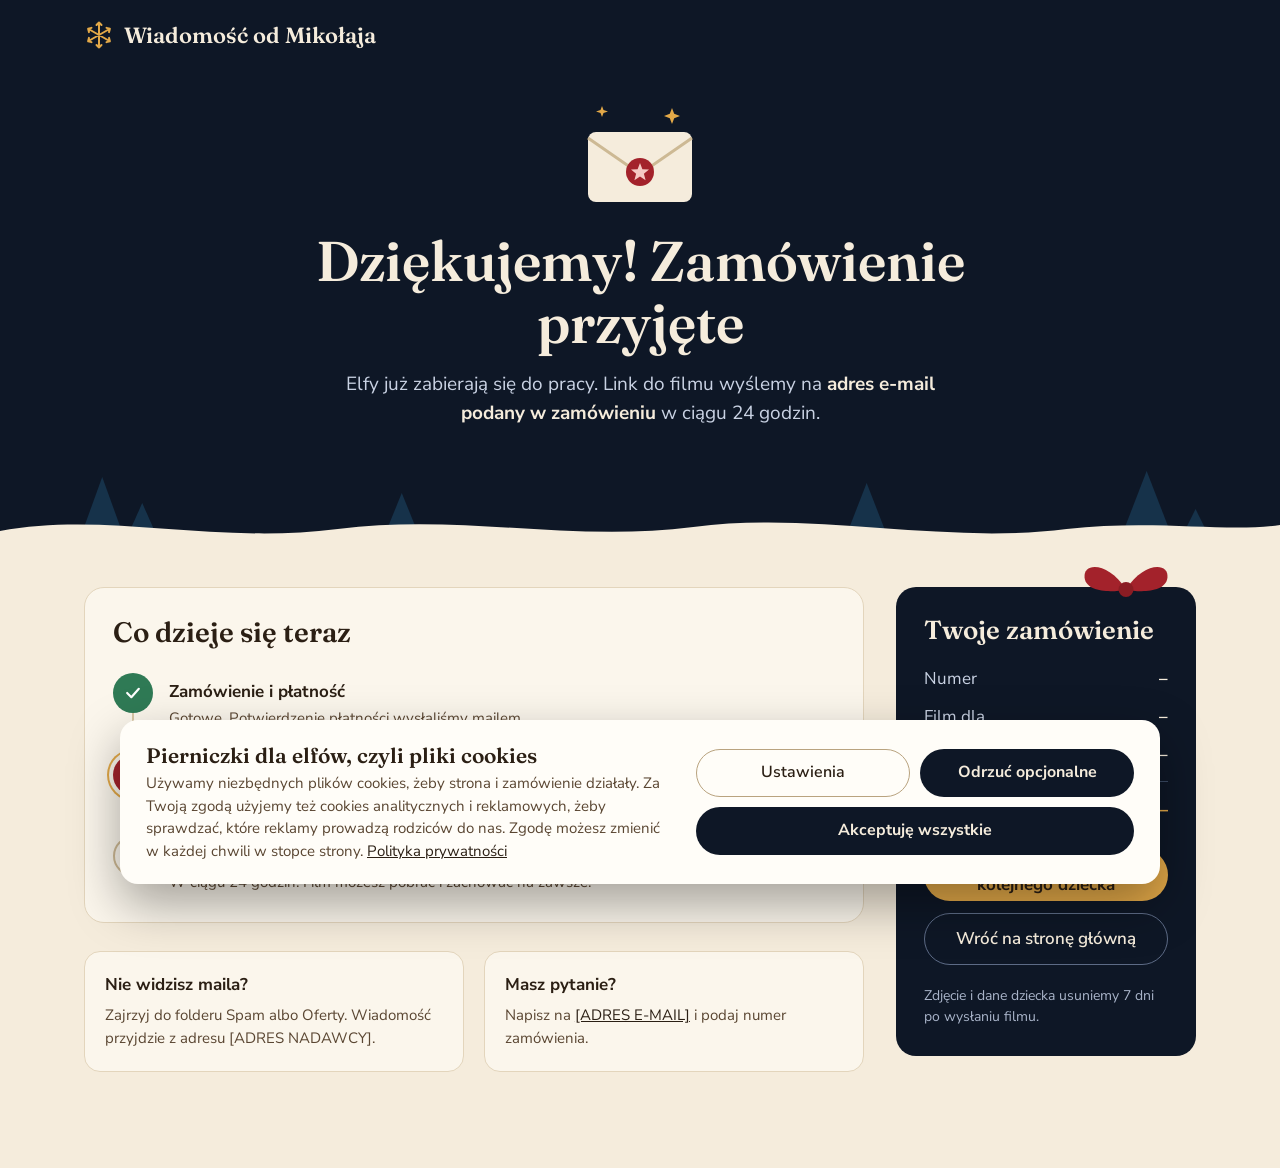
<file: strona/potwierdzenie.html>
<!DOCTYPE html>
<html lang="pl">
<head>
<meta charset="utf-8">
<meta name="viewport" content="width=device-width, initial-scale=1">
<title>Zamówienie przyjęte – Wiadomość od Mikołaja</title>
<meta name="theme-color" content="#0e1726">
<meta name="robots" content="noindex">
<link rel="icon" href="img/favicon.svg" type="image/svg+xml">
<link rel="preconnect" href="https://fonts.googleapis.com">
<link rel="preconnect" href="https://fonts.gstatic.com" crossorigin>
<link rel="stylesheet" href="https://fonts.googleapis.com/css2?family=Fraunces:opsz,wght@9..144,500;9..144,600;9..144,700&family=Nunito+Sans:opsz,wght@6..12,400;6..12,600;6..12,700&display=swap">
<link rel="stylesheet" href="css/style.css">
<script src="js/cookies.js" defer></script>
<script src="js/potwierdzenie.js" defer></script>
</head>
<!--
  Dane zamówienia (data-wartosc): numer, imiona dzieci, e-mail, kwota.
  Produkcja: serwer wpisuje je w HTML albo podaje adres w data-podsumowanie (zob. js/potwierdzenie.js).
  Tryb pokazowy: formularz zostawia je w sessionStorage tej karty.
-->
<body class="page-confirm" data-podsumowanie="">
<svg xmlns="http://www.w3.org/2000/svg" class="sprite" aria-hidden="true">
  <symbol id="i-flake" viewBox="0 0 24 24"><path fill="none" stroke-linecap="round" d="M12 2v20M3.3 7l17.4 10M3.3 17L20.7 7M12 2l-2 2M12 2l2 2M12 22l-2-2M12 22l2-2M3.3 7l.7 2.7M3.3 7l2.7-.7M20.7 17l-.7-2.7M20.7 17l-2.7.7M3.3 17l2.7.7M3.3 17l.7-2.7M20.7 7l-2.7-.7M20.7 7l-.7 2.7"/></symbol>
  <symbol id="i-bow" viewBox="0 0 120 70"><path d="M60 44 C40 12 8 10 10 30 C12 48 44 48 60 44 Z" style="fill: var(--red)"/><path d="M60 44 C80 12 112 10 110 30 C108 48 76 48 60 44 Z" style="fill: var(--red)"/><circle cx="60" cy="44" r="9" style="fill: var(--red-dark)"/></symbol>
</svg>

<a class="skip-link" href="#tresc">Przejdź do treści</a>

<header class="dark snow" style="--fall: 600px">
  <span class="flake" style="--x: 5%; --s: 6px; --o: .7; --d: 13s"></span>
  <span class="flake" style="--x: 15%; --s: 4px; --o: .5; --d: 16s; --delay: -5s"></span>
  <span class="flake" style="--x: 28%; --s: 5px; --o: .6; --d: 12s; --delay: -2s"></span>
  <span class="flake" style="--x: 41%; --s: 3px; --o: .6; --d: 15s; --delay: -8s"></span>
  <span class="flake" style="--x: 58%; --s: 6px; --o: .7; --d: 14s; --delay: -4s"></span>
  <span class="flake" style="--x: 71%; --s: 4px; --o: .5; --d: 17s; --delay: -10s"></span>
  <span class="flake" style="--x: 84%; --s: 5px; --o: .7; --d: 13s; --delay: -1s"></span>
  <span class="flake" style="--x: 95%; --s: 4px; --o: .6; --d: 16s; --delay: -6s"></span>
  <div class="container page-header__bar">
    <a class="brand" href="index.html">
      <svg class="icon icon--30" style="stroke: var(--accent)" stroke-width="1.6" aria-hidden="true"><use href="#i-flake"/></svg>
      Wiadomość od Mikołaja
    </a>
  </div>
  <div class="confirm-hero__body">
    <svg class="confirm-hero__art" width="132" height="104" viewBox="0 0 132 104" aria-hidden="true">
      <rect x="14" y="30" width="104" height="70" rx="8" fill="#f5ecdc"/>
      <path d="M14 36 L66 72 L118 36" fill="none" stroke="#cdb994" stroke-width="3"/>
      <circle cx="66" cy="70" r="14" style="fill: var(--red)"/>
      <path d="M66 61l2.4 6.2 6.6.4-5.1 4.2 1.7 6.4L66 74.6l-5.6 3.6 1.7-6.4-5.1-4.2 6.6-.4z" fill="#f5c9c4"/>
      <path d="M98 6l2.2 5.8L106 14l-5.8 2.2L98 22l-2.2-5.8L90 14l5.8-2.2z" style="fill: var(--accent)"/>
      <path d="M28 4l1.5 4L34 9.5l-4.5 1.5L28 15l-1.5-4L22 9.5l4.5-1.5z" style="fill: var(--accent)"/>
    </svg>
    <h1 class="confirm-hero__title">Dziękujemy! Zamówienie przyjęte</h1>
    <p class="confirm-hero__lead">Elfy już zabierają się do pracy. Link do filmu wyślemy na <strong data-wartosc="email">adres e-mail podany w zamówieniu</strong> w ciągu 24 godzin.</p>
  </div>
  <svg class="divider" width="100%" height="110" viewBox="0 0 1440 110" preserveAspectRatio="none" aria-hidden="true">
    <g fill="#16324a">
      <polygon points="80,110 115,24 150,110"/><polygon points="130,110 160,50 190,110"/>
      <polygon points="420,110 452,40 484,110"/>
      <polygon points="940,110 975,30 1010,110"/>
      <polygon points="1250,110 1290,18 1330,110"/><polygon points="1315,110 1345,56 1375,110"/>
    </g>
    <path d="M0 78 C120 58 240 92 380 76 C520 60 640 90 780 74 C920 58 1060 92 1200 76 C1300 66 1380 80 1440 72 L1440 110 L0 110 Z" style="fill: var(--cream)"/>
  </svg>
</header>

<main id="tresc" class="container confirm-layout">
  <div class="confirm-main">
    <section class="box" aria-labelledby="teraz-h">
      <h2 id="teraz-h" class="box__title">Co dzieje się teraz</h2>
      <ol class="timeline">
        <li>
          <div class="timeline__rail">
            <span class="timeline__dot timeline__dot--done"><svg class="icon icon--20" viewBox="0 0 24 24" fill="none" stroke="currentColor" stroke-width="2.6" stroke-linecap="round" stroke-linejoin="round" aria-hidden="true"><path d="M5 12l5 5 9-10"/></svg></span>
            <span class="timeline__line"></span>
          </div>
          <div class="timeline__content">
            <p class="timeline__title">Zamówienie i płatność</p>
            <p class="timeline__text">Gotowe. Potwierdzenie płatności wysłaliśmy mailem.</p>
          </div>
        </li>
        <li aria-current="step">
          <div class="timeline__rail">
            <span class="timeline__dot timeline__dot--current"><svg class="icon icon--20" viewBox="0 0 24 24" fill="none" stroke="currentColor" stroke-width="2" stroke-linejoin="round" aria-hidden="true"><rect x="3" y="9" width="18" height="12" rx="1"/><path d="M3 13h18M12 9v12M12 9c-2-4-6-4-6-1.5S10 9 12 9c2 0 6 0 6-1.5S14 5 12 9z"/></svg></span>
            <span class="timeline__line"></span>
          </div>
          <div class="timeline__content">
            <p class="timeline__title">Przygotowujemy film <span class="tag">w toku</span></p>
            <p class="timeline__text">Sprawdzamy dane i zdjęcie. Jeśli czegoś zabraknie, napiszemy od razu.</p>
          </div>
        </li>
        <li>
          <div class="timeline__rail">
            <span class="timeline__dot timeline__dot--next"><svg class="icon icon--20" viewBox="0 0 24 24" fill="none" stroke="currentColor" stroke-width="2" stroke-linecap="round" stroke-linejoin="round" aria-hidden="true"><rect x="3" y="5" width="18" height="14" rx="2"/><path d="M3 7l9 6 9-6"/></svg></span>
          </div>
          <div class="timeline__content">
            <p class="timeline__title">Link do filmu w Twojej skrzynce</p>
            <p class="timeline__text">W ciągu 24 godzin. Film możesz pobrać i zachować na zawsze.</p>
          </div>
        </li>
      </ol>
    </section>

    <div class="tiles">
      <div class="tile">
        <p class="tile__title">Nie widzisz maila?</p>
        <p class="tile__text">Zajrzyj do folderu Spam albo Oferty. Wiadomość przyjdzie z adresu [ADRES NADAWCY].</p>
      </div>
      <div class="tile">
        <p class="tile__title">Masz pytanie?</p>
        <p class="tile__text">Napisz na <a href="mailto:[ADRES E-MAIL]">[ADRES E-MAIL]</a> i podaj numer zamówienia.</p>
      </div>
    </div>
  </div>

  <aside class="summary dark" aria-labelledby="zamowienie-h">
    <svg class="summary__bow" width="100" height="58" aria-hidden="true"><use href="#i-bow"/></svg>
    <h2 id="zamowienie-h" class="summary__title summary__title--lg">Twoje zamówienie</h2>
    <dl class="summary__details">
      <div><dt>Numer</dt><dd data-wartosc="nr">–</dd></div>
      <div><dt>Film dla</dt><dd data-wartosc="imiona">–</dd></div>
      <div><dt>Wysyłka na</dt><dd data-wartosc="email">–</dd></div>
      <div class="summary__total"><dt>Zapłacono</dt><dd data-wartosc="kwota">–</dd></div>
    </dl>
    <div class="summary__actions">
      <a class="btn btn--accent btn--block" href="zamowienie.html">Zamów film dla kolejnego dziecka</a>
      <a class="btn btn--outline-dark btn--block" href="index.html">Wróć na stronę główną</a>
    </div>
    <p class="summary__privacy">Zdjęcie i dane dziecka usuniemy 7 dni po wysłaniu filmu.</p>
  </aside>
</main>
</body>
</html>
</file>
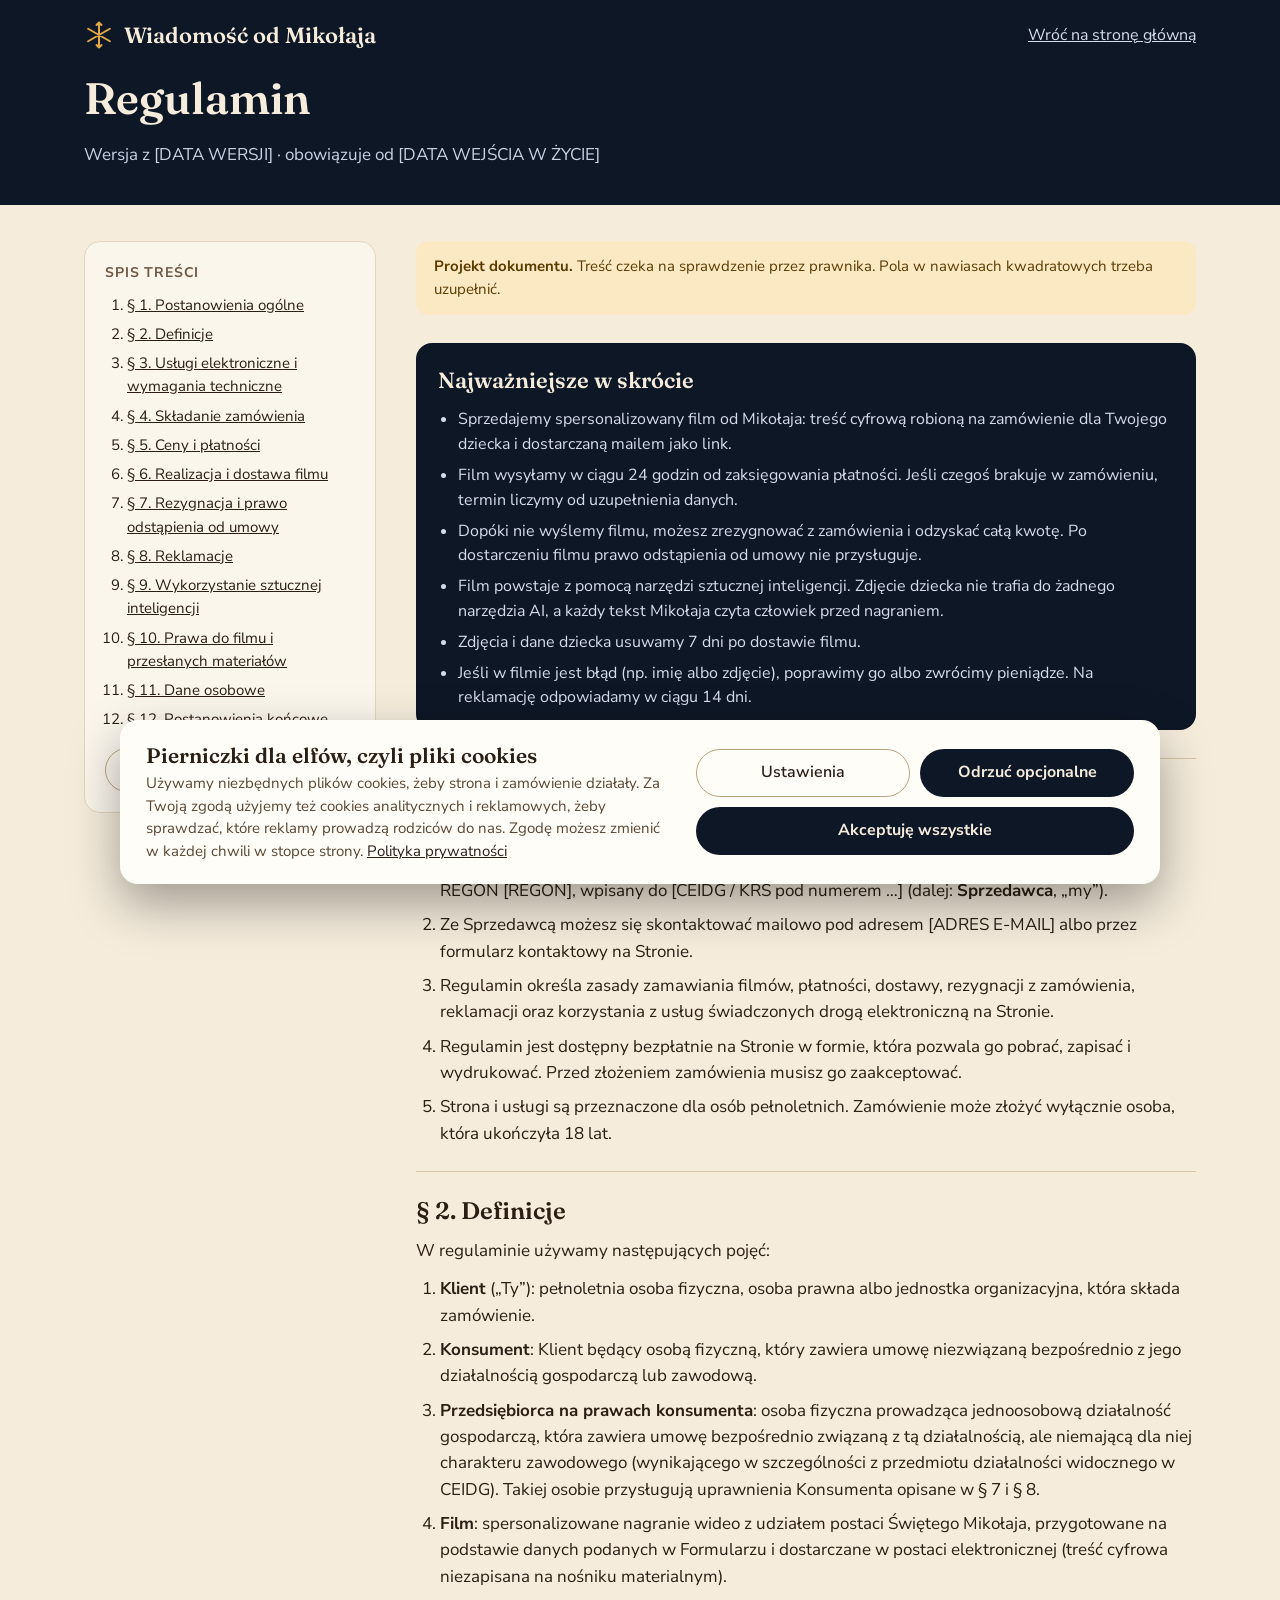
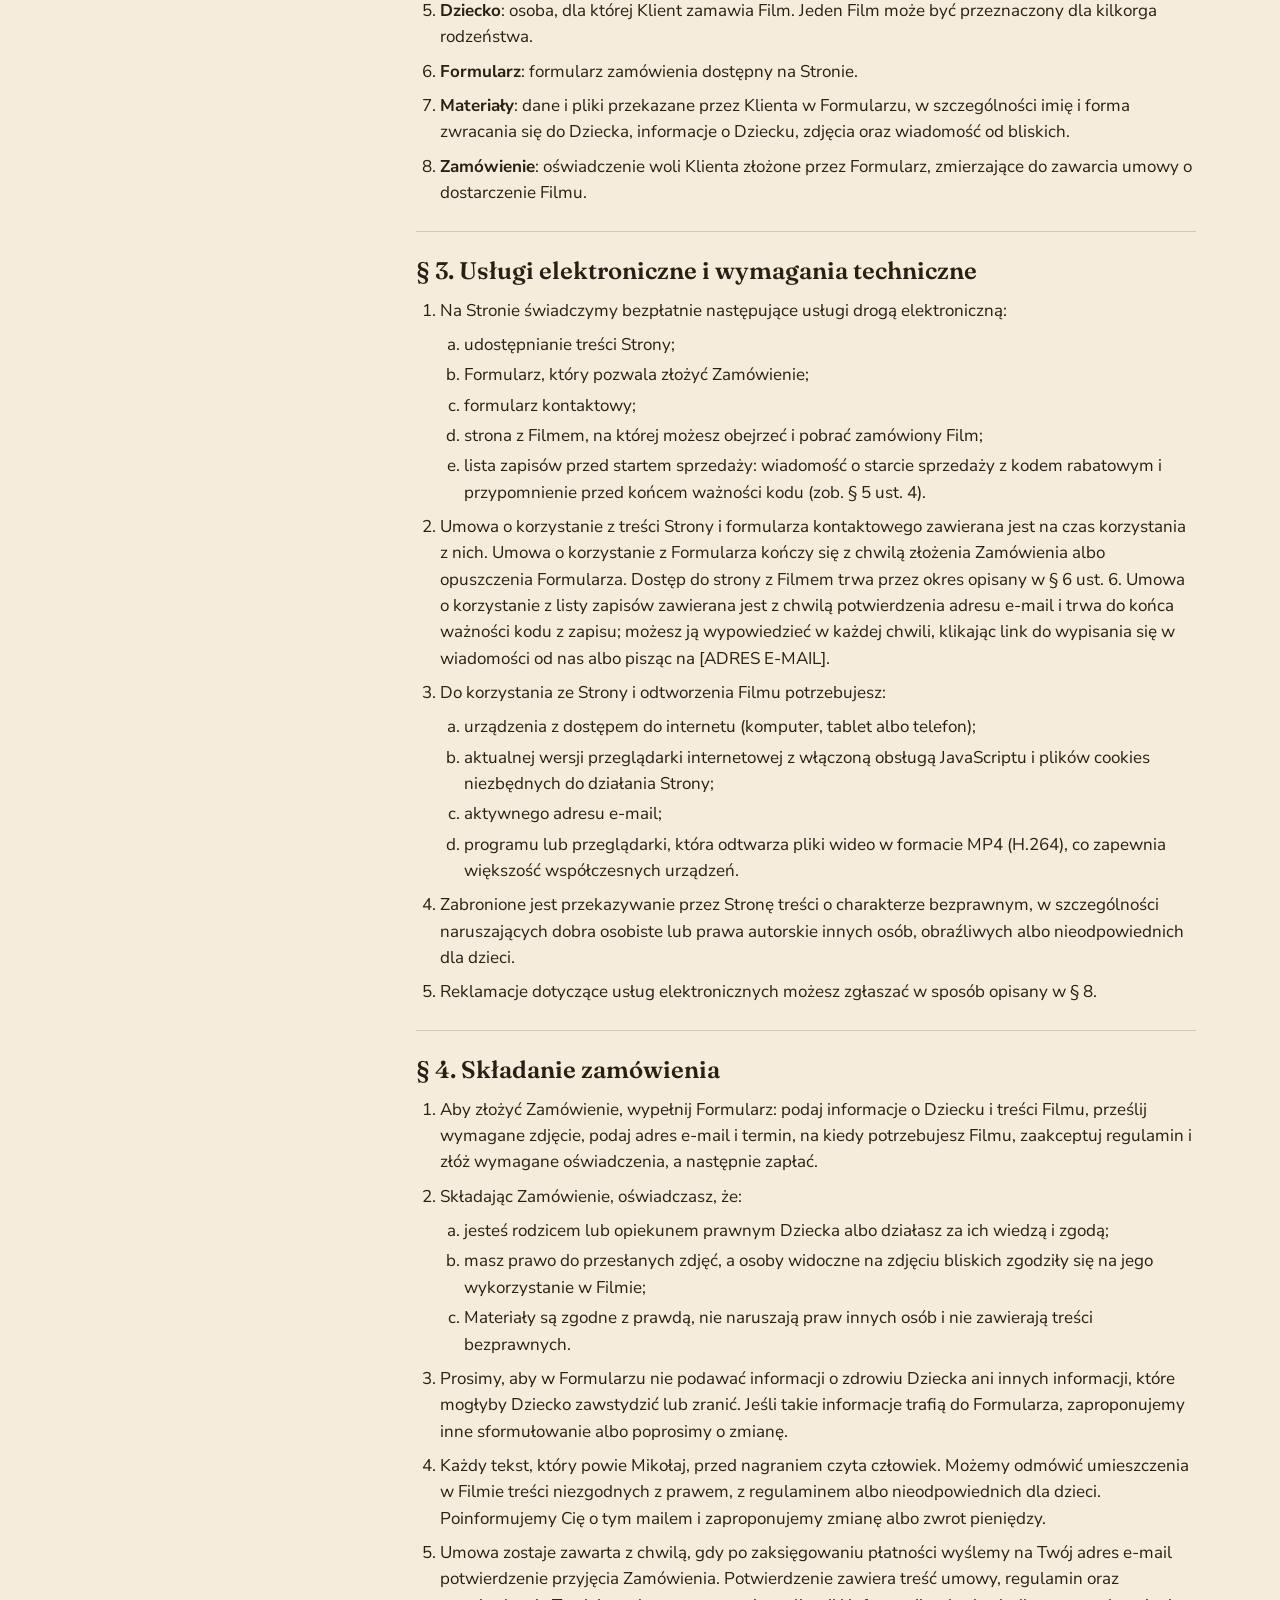
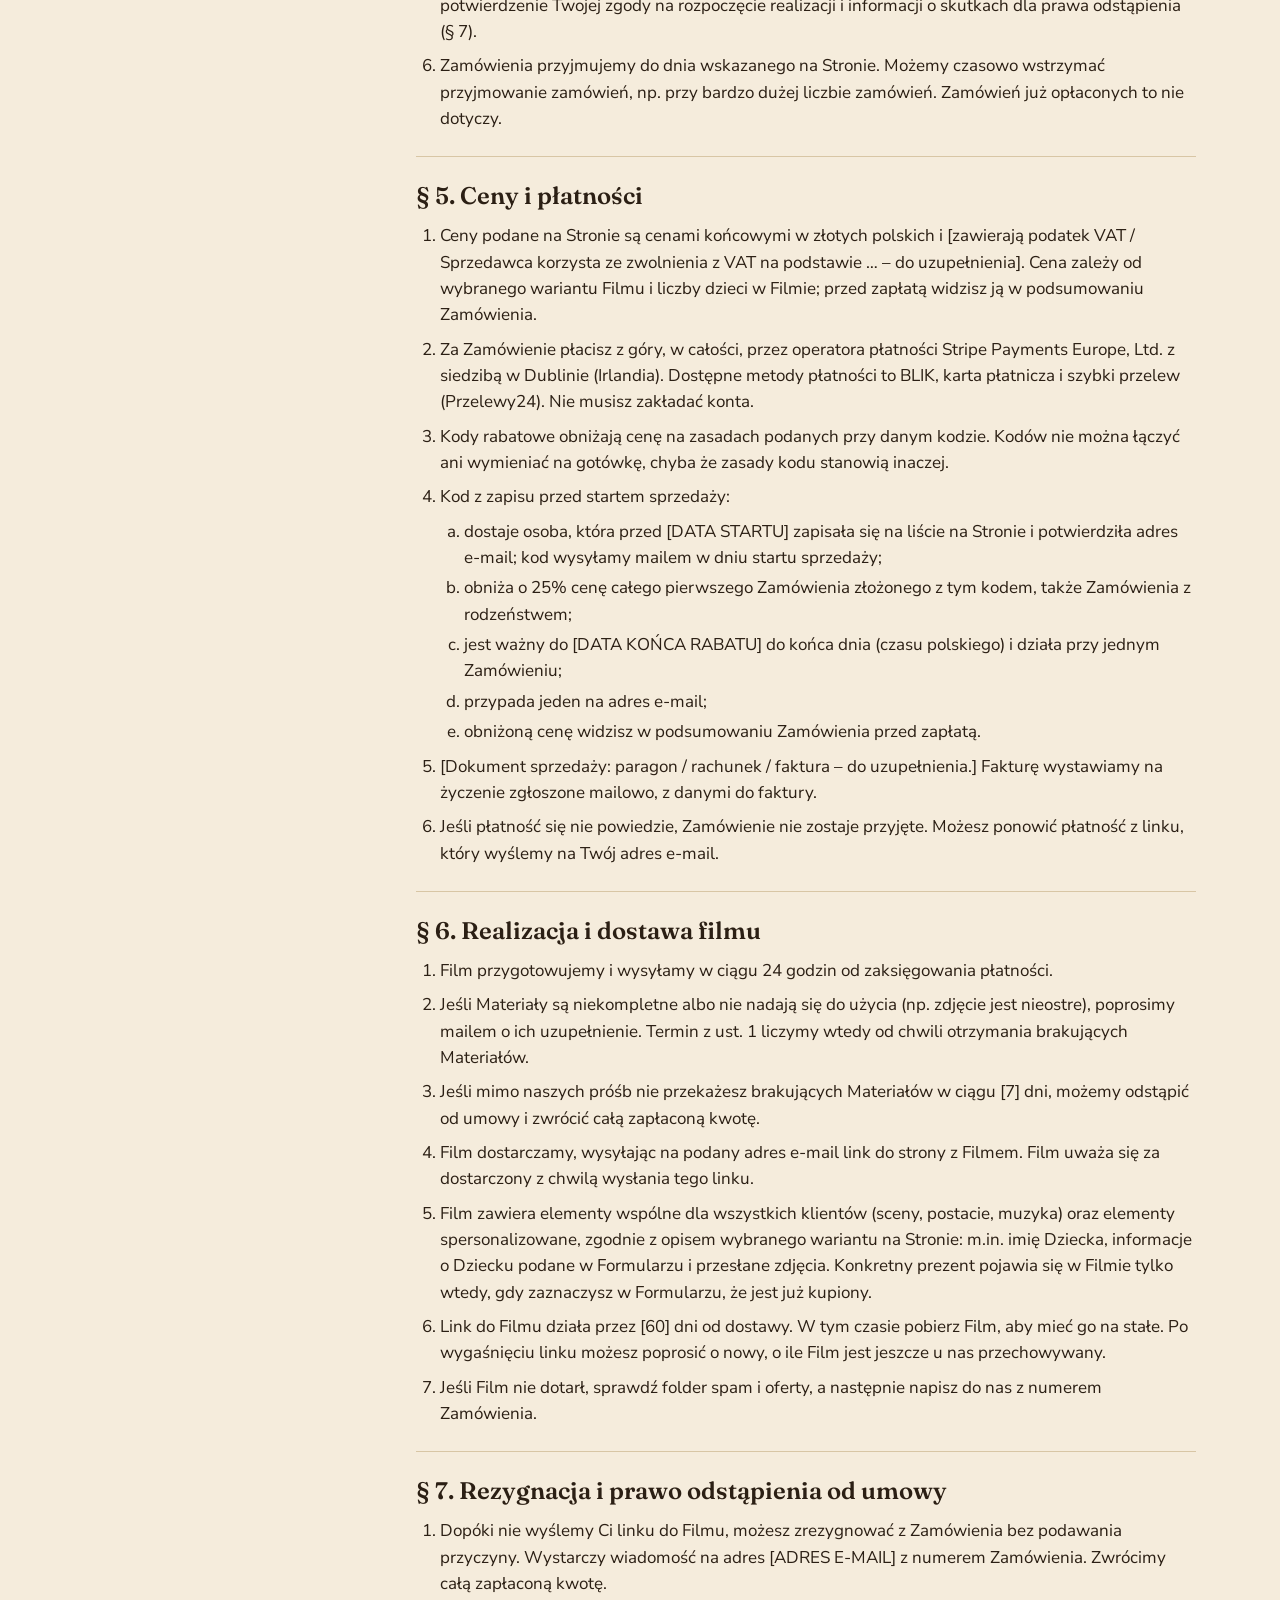
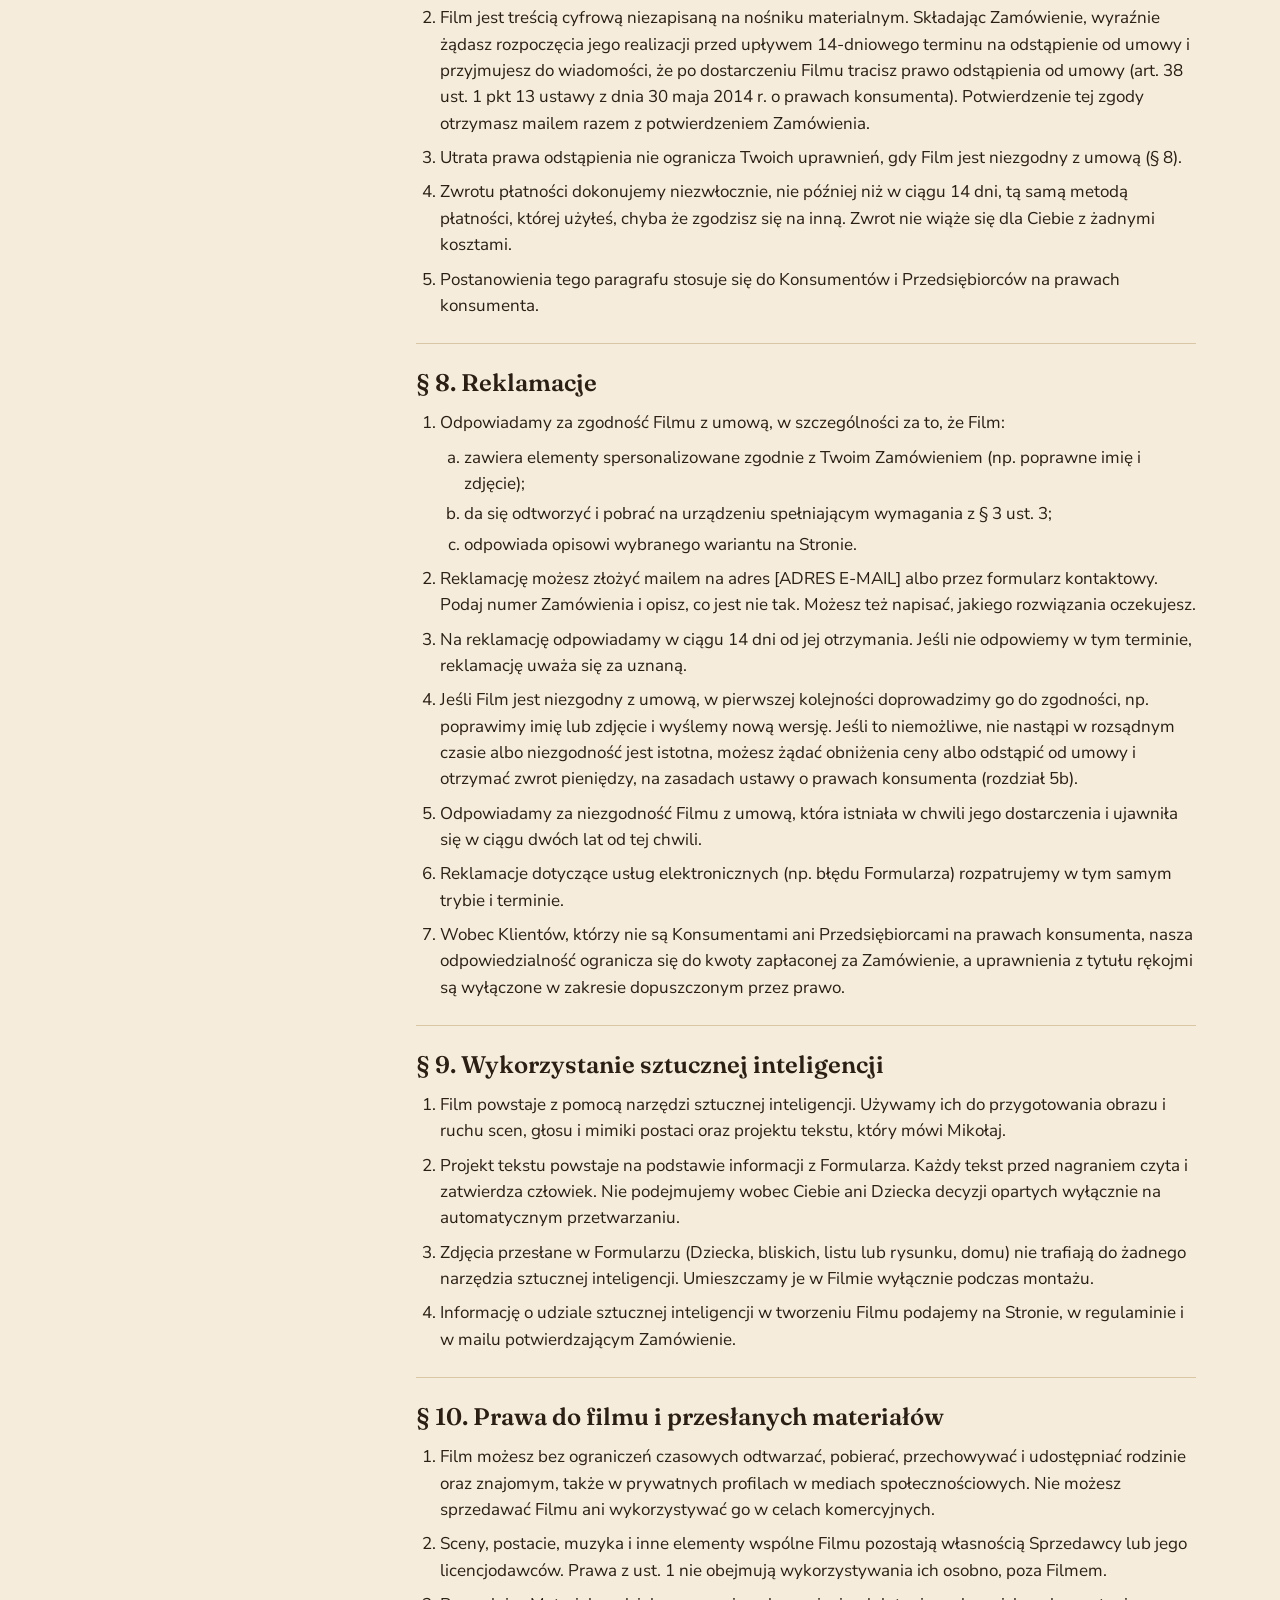
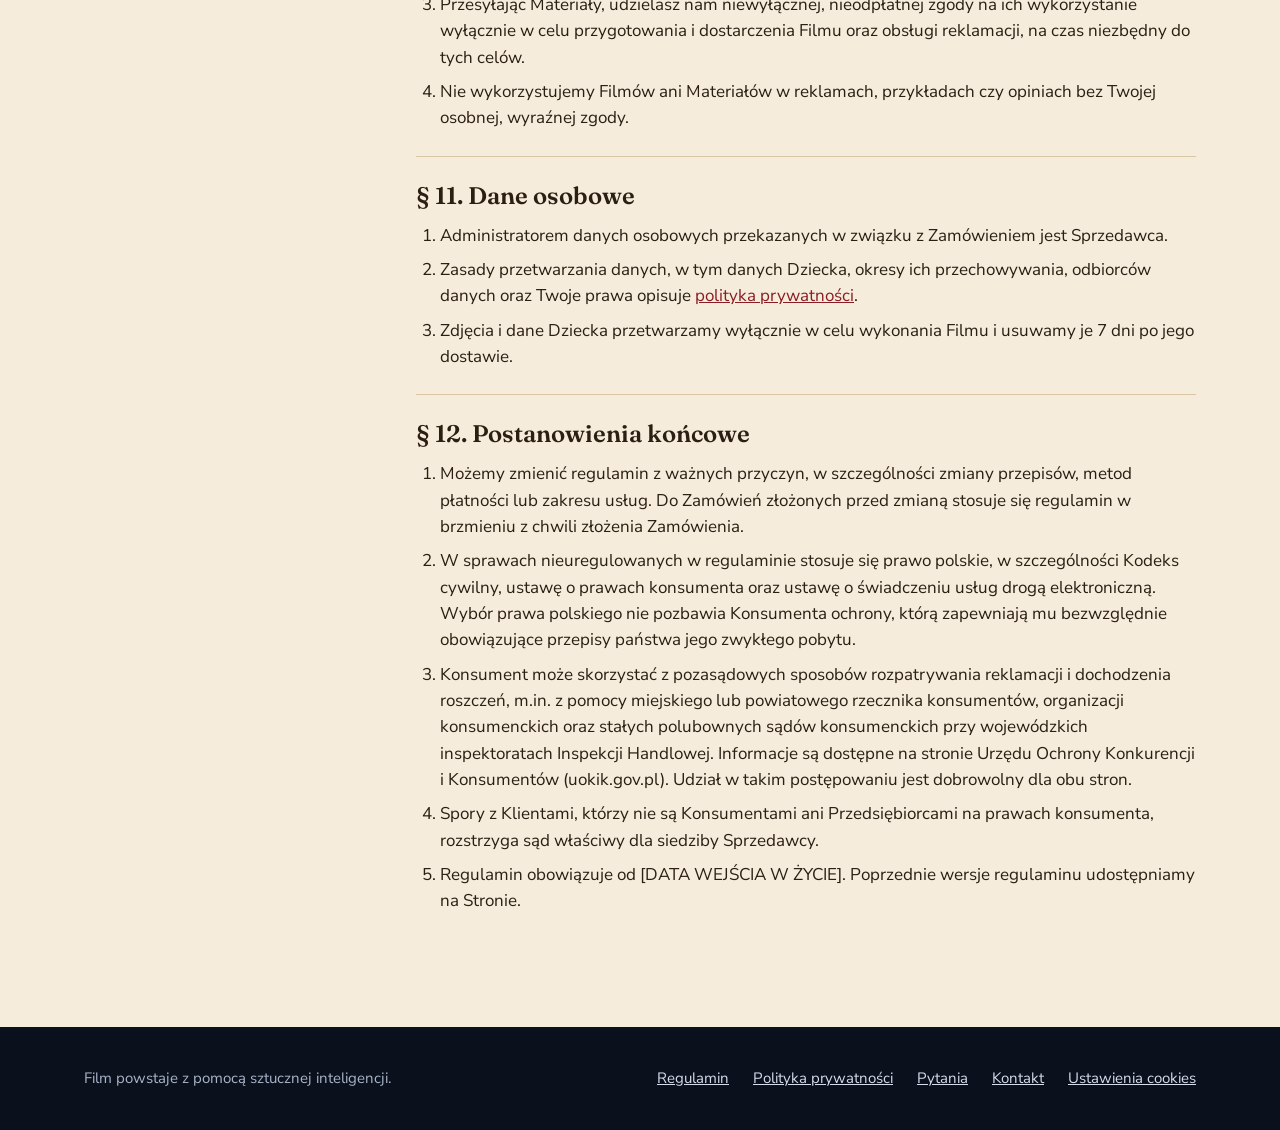
<file: strona/regulamin.html>
<!DOCTYPE html>
<html lang="pl">
<head>
<meta charset="utf-8">
<meta name="viewport" content="width=device-width, initial-scale=1">
<title>Regulamin – Wiadomość od Mikołaja</title>
<meta name="description" content="Regulamin sklepu Wiadomość od Mikołaja: zamówienie, płatność, dostawa filmu, rezygnacja, reklamacje i dane osobowe.">
<meta name="theme-color" content="#0e1726">
<link rel="icon" href="img/favicon.svg" type="image/svg+xml">
<link rel="preconnect" href="https://fonts.googleapis.com">
<link rel="preconnect" href="https://fonts.gstatic.com" crossorigin>
<link rel="stylesheet" href="https://fonts.googleapis.com/css2?family=Fraunces:opsz,wght@9..144,600&family=Nunito+Sans:opsz,wght@6..12,400;6..12,600;6..12,700&display=swap">
<link rel="stylesheet" href="css/style.css">
<script src="js/cookies.js" defer></script>
</head>
<!-- Plik generowany: zmieniaj dokumenty/regulamin.md i uruchom python dokumenty/zbuduj.py -->
<body class="page-confirm page-legal">
<a class="skip-link" href="#tresc">Przejdź do treści</a>

<header class="dark">
  <div class="container page-header__bar">
    <a class="brand" href="index.html">
      <svg class="icon icon--30" viewBox="0 0 24 24" fill="none" style="stroke: var(--accent)" stroke-width="1.6" stroke-linecap="round" aria-hidden="true"><path d="M12 2v20M3.3 7l17.4 10M3.3 17L20.7 7M12 2l-2 2M12 2l2 2M12 22l-2-2M12 22l2-2"/></svg>
      Wiadomość od Mikołaja
    </a>
    <a class="page-header__back" href="index.html">Wróć na stronę główną</a>
  </div>
  <div class="container page-header__body">
    <h1 class="page-header__title">Regulamin</h1>
    <p class="subpage-hero__meta">Wersja z [DATA WERSJI] · obowiązuje od [DATA WEJŚCIA W ŻYCIE]</p>
  </div>
</header>

<div class="container info-layout">
  <nav class="info-side toc" aria-labelledby="spis-h">
    <h2 id="spis-h" class="toc__title">Spis treści</h2>
    <ol>
      <li><a href="#par-1">§ 1. Postanowienia ogólne</a></li>
      <li><a href="#par-2">§ 2. Definicje</a></li>
      <li><a href="#par-3">§ 3. Usługi elektroniczne i wymagania techniczne</a></li>
      <li><a href="#par-4">§ 4. Składanie zamówienia</a></li>
      <li><a href="#par-5">§ 5. Ceny i płatności</a></li>
      <li><a href="#par-6">§ 6. Realizacja i dostawa filmu</a></li>
      <li><a href="#par-7">§ 7. Rezygnacja i prawo odstąpienia od umowy</a></li>
      <li><a href="#par-8">§ 8. Reklamacje</a></li>
      <li><a href="#par-9">§ 9. Wykorzystanie sztucznej inteligencji</a></li>
      <li><a href="#par-10">§ 10. Prawa do filmu i przesłanych materiałów</a></li>
      <li><a href="#par-11">§ 11. Dane osobowe</a></li>
      <li><a href="#par-12">§ 12. Postanowienia końcowe</a></li>
    </ol>
    <a class="btn btn--outline btn--block" href="pliki/regulamin.pdf">Pobierz PDF</a>
  </nav>

  <main id="tresc" class="info-main legal">
    <!-- Usuń po zatwierdzeniu przez prawnika: ustaw "projekt: nie" w pliku .md. -->
    <p class="note-box note-box--legal" role="note"><strong>Projekt dokumentu.</strong> Treść czeka na sprawdzenie przez prawnika. Pola w nawiasach kwadratowych trzeba uzupełnić.</p>
    <section id="skrot" class="level2 summary-box">
    <h2>Najważniejsze w skrócie</h2>
    <ul>
    <li>Sprzedajemy spersonalizowany film od Mikołaja: treść cyfrową robioną na zamówienie dla Twojego dziecka i dostarczaną mailem jako link.</li>
    <li>Film wysyłamy w ciągu 24 godzin od zaksięgowania płatności. Jeśli czegoś brakuje w zamówieniu, termin liczymy od uzupełnienia danych.</li>
    <li>Dopóki nie wyślemy filmu, możesz zrezygnować z zamówienia i odzyskać całą kwotę. Po dostarczeniu filmu prawo odstąpienia od umowy nie przysługuje.</li>
    <li>Film powstaje z pomocą narzędzi sztucznej inteligencji. Zdjęcie dziecka nie trafia do żadnego narzędzia AI, a każdy tekst Mikołaja czyta człowiek przed nagraniem.</li>
    <li>Zdjęcia i dane dziecka usuwamy 7 dni po dostawie filmu.</li>
    <li>Jeśli w filmie jest błąd (np. imię albo zdjęcie), poprawimy go albo zwrócimy pieniądze. Na reklamację odpowiadamy w ciągu 14 dni.</li>
    </ul>
    </section>
    <section id="par-1" class="legal-section">
    <h2>§ 1. Postanowienia ogólne</h2>
    <ol type="1">
    <li>Sklep internetowy „Wiadomość od Mikołaja” dostępny pod adresem [ADRES STRONY] (dalej: <strong>Strona</strong>) prowadzi [NAZWA FIRMY / IMIĘ I NAZWISKO PRZEDSIĘBIORCY], [ADRES], NIP [NIP], REGON [REGON], wpisany do [CEIDG / KRS pod numerem …] (dalej: <strong>Sprzedawca</strong>, „my”).</li>
    <li>Ze Sprzedawcą możesz się skontaktować mailowo pod adresem [ADRES E-MAIL] albo przez formularz kontaktowy na Stronie.</li>
    <li>Regulamin określa zasady zamawiania filmów, płatności, dostawy, rezygnacji z zamówienia, reklamacji oraz korzystania z usług świadczonych drogą elektroniczną na Stronie.</li>
    <li>Regulamin jest dostępny bezpłatnie na Stronie w formie, która pozwala go pobrać, zapisać i wydrukować. Przed złożeniem zamówienia musisz go zaakceptować.</li>
    <li>Strona i usługi są przeznaczone dla osób pełnoletnich. Zamówienie może złożyć wyłącznie osoba, która ukończyła 18 lat.</li>
    </ol>
    </section>
    <section id="par-2" class="legal-section">
    <h2>§ 2. Definicje</h2>
    <p>W regulaminie używamy następujących pojęć:</p>
    <ol type="1">
    <li><strong>Klient</strong> („Ty”): pełnoletnia osoba fizyczna, osoba prawna albo jednostka organizacyjna, która składa zamówienie.</li>
    <li><strong>Konsument</strong>: Klient będący osobą fizyczną, który zawiera umowę niezwiązaną bezpośrednio z jego działalnością gospodarczą lub zawodową.</li>
    <li><strong>Przedsiębiorca na prawach konsumenta</strong>: osoba fizyczna prowadząca jednoosobową działalność gospodarczą, która zawiera umowę bezpośrednio związaną z tą działalnością, ale niemającą dla niej charakteru zawodowego (wynikającego w szczególności z przedmiotu działalności widocznego w CEIDG). Takiej osobie przysługują uprawnienia Konsumenta opisane w § 7 i § 8.</li>
    <li><strong>Film</strong>: spersonalizowane nagranie wideo z udziałem postaci Świętego Mikołaja, przygotowane na podstawie danych podanych w Formularzu i dostarczane w postaci elektronicznej (treść cyfrowa niezapisana na nośniku materialnym).</li>
    <li><strong>Dziecko</strong>: osoba, dla której Klient zamawia Film. Jeden Film może być przeznaczony dla kilkorga rodzeństwa.</li>
    <li><strong>Formularz</strong>: formularz zamówienia dostępny na Stronie.</li>
    <li><strong>Materiały</strong>: dane i pliki przekazane przez Klienta w Formularzu, w szczególności imię i forma zwracania się do Dziecka, informacje o Dziecku, zdjęcia oraz wiadomość od bliskich.</li>
    <li><strong>Zamówienie</strong>: oświadczenie woli Klienta złożone przez Formularz, zmierzające do zawarcia umowy o dostarczenie Filmu.</li>
    </ol>
    </section>
    <section id="par-3" class="legal-section">
    <h2>§ 3. Usługi elektroniczne i wymagania techniczne</h2>
    <ol type="1">
    <li>Na Stronie świadczymy bezpłatnie następujące usługi drogą elektroniczną:
    <ol type="a">
    <li>udostępnianie treści Strony;</li>
    <li>Formularz, który pozwala złożyć Zamówienie;</li>
    <li>formularz kontaktowy;</li>
    <li>strona z Filmem, na której możesz obejrzeć i pobrać zamówiony Film;</li>
    <li>lista zapisów przed startem sprzedaży: wiadomość o starcie sprzedaży z kodem rabatowym i przypomnienie przed końcem ważności kodu (zob. § 5 ust. 4).</li>
    </ol></li>
    <li>Umowa o korzystanie z treści Strony i formularza kontaktowego zawierana jest na czas korzystania z nich. Umowa o korzystanie z Formularza kończy się z chwilą złożenia Zamówienia albo opuszczenia Formularza. Dostęp do strony z Filmem trwa przez okres opisany w § 6 ust. 6. Umowa o korzystanie z listy zapisów zawierana jest z chwilą potwierdzenia adresu e-mail i trwa do końca ważności kodu z zapisu; możesz ją wypowiedzieć w każdej chwili, klikając link do wypisania się w wiadomości od nas albo pisząc na [ADRES E-MAIL].</li>
    <li>Do korzystania ze Strony i odtworzenia Filmu potrzebujesz:
    <ol type="a">
    <li>urządzenia z dostępem do internetu (komputer, tablet albo telefon);</li>
    <li>aktualnej wersji przeglądarki internetowej z włączoną obsługą JavaScriptu i plików cookies niezbędnych do działania Strony;</li>
    <li>aktywnego adresu e-mail;</li>
    <li>programu lub przeglądarki, która odtwarza pliki wideo w formacie MP4 (H.264), co zapewnia większość współczesnych urządzeń.</li>
    </ol></li>
    <li>Zabronione jest przekazywanie przez Stronę treści o charakterze bezprawnym, w szczególności naruszających dobra osobiste lub prawa autorskie innych osób, obraźliwych albo nieodpowiednich dla dzieci.</li>
    <li>Reklamacje dotyczące usług elektronicznych możesz zgłaszać w sposób opisany w § 8.</li>
    </ol>
    </section>
    <section id="par-4" class="legal-section">
    <h2>§ 4. Składanie zamówienia</h2>
    <ol type="1">
    <li>Aby złożyć Zamówienie, wypełnij Formularz: podaj informacje o Dziecku i treści Filmu, prześlij wymagane zdjęcie, podaj adres e-mail i termin, na kiedy potrzebujesz Filmu, zaakceptuj regulamin i złóż wymagane oświadczenia, a następnie zapłać.</li>
    <li>Składając Zamówienie, oświadczasz, że:
    <ol type="a">
    <li>jesteś rodzicem lub opiekunem prawnym Dziecka albo działasz za ich wiedzą i zgodą;</li>
    <li>masz prawo do przesłanych zdjęć, a osoby widoczne na zdjęciu bliskich zgodziły się na jego wykorzystanie w Filmie;</li>
    <li>Materiały są zgodne z prawdą, nie naruszają praw innych osób i nie zawierają treści bezprawnych.</li>
    </ol></li>
    <li>Prosimy, aby w Formularzu nie podawać informacji o zdrowiu Dziecka ani innych informacji, które mogłyby Dziecko zawstydzić lub zranić. Jeśli takie informacje trafią do Formularza, zaproponujemy inne sformułowanie albo poprosimy o zmianę.</li>
    <li>Każdy tekst, który powie Mikołaj, przed nagraniem czyta człowiek. Możemy odmówić umieszczenia w Filmie treści niezgodnych z prawem, z regulaminem albo nieodpowiednich dla dzieci. Poinformujemy Cię o tym mailem i zaproponujemy zmianę albo zwrot pieniędzy.</li>
    <li>Umowa zostaje zawarta z chwilą, gdy po zaksięgowaniu płatności wyślemy na Twój adres e-mail potwierdzenie przyjęcia Zamówienia. Potwierdzenie zawiera treść umowy, regulamin oraz potwierdzenie Twojej zgody na rozpoczęcie realizacji i informacji o skutkach dla prawa odstąpienia (§ 7).</li>
    <li>Zamówienia przyjmujemy do dnia wskazanego na Stronie. Możemy czasowo wstrzymać przyjmowanie zamówień, np. przy bardzo dużej liczbie zamówień. Zamówień już opłaconych to nie dotyczy.</li>
    </ol>
    </section>
    <section id="par-5" class="legal-section">
    <h2>§ 5. Ceny i płatności</h2>
    <ol type="1">
    <li>Ceny podane na Stronie są cenami końcowymi w złotych polskich i [zawierają podatek VAT / Sprzedawca korzysta ze zwolnienia z VAT na podstawie … – do uzupełnienia]. Cena zależy od wybranego wariantu Filmu i liczby dzieci w Filmie; przed zapłatą widzisz ją w podsumowaniu Zamówienia.</li>
    <li>Za Zamówienie płacisz z góry, w całości, przez operatora płatności Stripe Payments Europe, Ltd. z siedzibą w Dublinie (Irlandia). Dostępne metody płatności to BLIK, karta płatnicza i szybki przelew (Przelewy24). Nie musisz zakładać konta.</li>
    <li>Kody rabatowe obniżają cenę na zasadach podanych przy danym kodzie. Kodów nie można łączyć ani wymieniać na gotówkę, chyba że zasady kodu stanowią inaczej.</li>
    <li>Kod z zapisu przed startem sprzedaży:
    <ol type="a">
    <li>dostaje osoba, która przed [DATA STARTU] zapisała się na liście na Stronie i potwierdziła adres e-mail; kod wysyłamy mailem w dniu startu sprzedaży;</li>
    <li>obniża o 25% cenę całego pierwszego Zamówienia złożonego z tym kodem, także Zamówienia z rodzeństwem;</li>
    <li>jest ważny do [DATA KOŃCA RABATU] do końca dnia (czasu polskiego) i działa przy jednym Zamówieniu;</li>
    <li>przypada jeden na adres e-mail;</li>
    <li>obniżoną cenę widzisz w podsumowaniu Zamówienia przed zapłatą.</li>
    </ol></li>
    <li>[Dokument sprzedaży: paragon / rachunek / faktura – do uzupełnienia.] Fakturę wystawiamy na życzenie zgłoszone mailowo, z danymi do faktury.</li>
    <li>Jeśli płatność się nie powiedzie, Zamówienie nie zostaje przyjęte. Możesz ponowić płatność z linku, który wyślemy na Twój adres e-mail.</li>
    </ol>
    </section>
    <section id="par-6" class="legal-section">
    <h2>§ 6. Realizacja i dostawa filmu</h2>
    <ol type="1">
    <li>Film przygotowujemy i wysyłamy w ciągu 24 godzin od zaksięgowania płatności.</li>
    <li>Jeśli Materiały są niekompletne albo nie nadają się do użycia (np. zdjęcie jest nieostre), poprosimy mailem o ich uzupełnienie. Termin z ust. 1 liczymy wtedy od chwili otrzymania brakujących Materiałów.</li>
    <li>Jeśli mimo naszych próśb nie przekażesz brakujących Materiałów w ciągu [7] dni, możemy odstąpić od umowy i zwrócić całą zapłaconą kwotę.</li>
    <li>Film dostarczamy, wysyłając na podany adres e-mail link do strony z Filmem. Film uważa się za dostarczony z chwilą wysłania tego linku.</li>
    <li>Film zawiera elementy wspólne dla wszystkich klientów (sceny, postacie, muzyka) oraz elementy spersonalizowane, zgodnie z opisem wybranego wariantu na Stronie: m.in. imię Dziecka, informacje o Dziecku podane w Formularzu i przesłane zdjęcia. Konkretny prezent pojawia się w Filmie tylko wtedy, gdy zaznaczysz w Formularzu, że jest już kupiony.</li>
    <li>Link do Filmu działa przez [60] dni od dostawy. W tym czasie pobierz Film, aby mieć go na stałe. Po wygaśnięciu linku możesz poprosić o nowy, o ile Film jest jeszcze u nas przechowywany.</li>
    <li>Jeśli Film nie dotarł, sprawdź folder spam i oferty, a następnie napisz do nas z numerem Zamówienia.</li>
    </ol>
    </section>
    <section id="par-7" class="legal-section">
    <h2>§ 7. Rezygnacja i prawo odstąpienia od umowy</h2>
    <ol type="1">
    <li>Dopóki nie wyślemy Ci linku do Filmu, możesz zrezygnować z Zamówienia bez podawania przyczyny. Wystarczy wiadomość na adres [ADRES E-MAIL] z numerem Zamówienia. Zwrócimy całą zapłaconą kwotę.</li>
    <li>Film jest treścią cyfrową niezapisaną na nośniku materialnym. Składając Zamówienie, wyraźnie żądasz rozpoczęcia jego realizacji przed upływem 14-dniowego terminu na odstąpienie od umowy i przyjmujesz do wiadomości, że po dostarczeniu Filmu tracisz prawo odstąpienia od umowy (art. 38 ust. 1 pkt 13 ustawy z dnia 30 maja 2014 r. o prawach konsumenta). Potwierdzenie tej zgody otrzymasz mailem razem z potwierdzeniem Zamówienia.</li>
    <li>Utrata prawa odstąpienia nie ogranicza Twoich uprawnień, gdy Film jest niezgodny z umową (§ 8).</li>
    <li>Zwrotu płatności dokonujemy niezwłocznie, nie później niż w ciągu 14 dni, tą samą metodą płatności, której użyłeś, chyba że zgodzisz się na inną. Zwrot nie wiąże się dla Ciebie z żadnymi kosztami.</li>
    <li>Postanowienia tego paragrafu stosuje się do Konsumentów i Przedsiębiorców na prawach konsumenta.</li>
    </ol>
    </section>
    <section id="par-8" class="legal-section">
    <h2>§ 8. Reklamacje</h2>
    <ol type="1">
    <li>Odpowiadamy za zgodność Filmu z umową, w szczególności za to, że Film:
    <ol type="a">
    <li>zawiera elementy spersonalizowane zgodnie z Twoim Zamówieniem (np. poprawne imię i zdjęcie);</li>
    <li>da się odtworzyć i pobrać na urządzeniu spełniającym wymagania z § 3 ust. 3;</li>
    <li>odpowiada opisowi wybranego wariantu na Stronie.</li>
    </ol></li>
    <li>Reklamację możesz złożyć mailem na adres [ADRES E-MAIL] albo przez formularz kontaktowy. Podaj numer Zamówienia i opisz, co jest nie tak. Możesz też napisać, jakiego rozwiązania oczekujesz.</li>
    <li>Na reklamację odpowiadamy w ciągu 14 dni od jej otrzymania. Jeśli nie odpowiemy w tym terminie, reklamację uważa się za uznaną.</li>
    <li>Jeśli Film jest niezgodny z umową, w pierwszej kolejności doprowadzimy go do zgodności, np. poprawimy imię lub zdjęcie i wyślemy nową wersję. Jeśli to niemożliwe, nie nastąpi w rozsądnym czasie albo niezgodność jest istotna, możesz żądać obniżenia ceny albo odstąpić od umowy i otrzymać zwrot pieniędzy, na zasadach ustawy o prawach konsumenta (rozdział 5b).</li>
    <li>Odpowiadamy za niezgodność Filmu z umową, która istniała w chwili jego dostarczenia i ujawniła się w ciągu dwóch lat od tej chwili.</li>
    <li>Reklamacje dotyczące usług elektronicznych (np. błędu Formularza) rozpatrujemy w tym samym trybie i terminie.</li>
    <li>Wobec Klientów, którzy nie są Konsumentami ani Przedsiębiorcami na prawach konsumenta, nasza odpowiedzialność ogranicza się do kwoty zapłaconej za Zamówienie, a uprawnienia z tytułu rękojmi są wyłączone w zakresie dopuszczonym przez prawo.</li>
    </ol>
    </section>
    <section id="par-9" class="legal-section">
    <h2>§ 9. Wykorzystanie sztucznej inteligencji</h2>
    <ol type="1">
    <li>Film powstaje z pomocą narzędzi sztucznej inteligencji. Używamy ich do przygotowania obrazu i ruchu scen, głosu i mimiki postaci oraz projektu tekstu, który mówi Mikołaj.</li>
    <li>Projekt tekstu powstaje na podstawie informacji z Formularza. Każdy tekst przed nagraniem czyta i zatwierdza człowiek. Nie podejmujemy wobec Ciebie ani Dziecka decyzji opartych wyłącznie na automatycznym przetwarzaniu.</li>
    <li>Zdjęcia przesłane w Formularzu (Dziecka, bliskich, listu lub rysunku, domu) nie trafiają do żadnego narzędzia sztucznej inteligencji. Umieszczamy je w Filmie wyłącznie podczas montażu.</li>
    <li>Informację o udziale sztucznej inteligencji w tworzeniu Filmu podajemy na Stronie, w regulaminie i w mailu potwierdzającym Zamówienie.</li>
    </ol>
    </section>
    <section id="par-10" class="legal-section">
    <h2>§ 10. Prawa do filmu i przesłanych materiałów</h2>
    <ol type="1">
    <li>Film możesz bez ograniczeń czasowych odtwarzać, pobierać, przechowywać i udostępniać rodzinie oraz znajomym, także w prywatnych profilach w mediach społecznościowych. Nie możesz sprzedawać Filmu ani wykorzystywać go w celach komercyjnych.</li>
    <li>Sceny, postacie, muzyka i inne elementy wspólne Filmu pozostają własnością Sprzedawcy lub jego licencjodawców. Prawa z ust. 1 nie obejmują wykorzystywania ich osobno, poza Filmem.</li>
    <li>Przesyłając Materiały, udzielasz nam niewyłącznej, nieodpłatnej zgody na ich wykorzystanie wyłącznie w celu przygotowania i dostarczenia Filmu oraz obsługi reklamacji, na czas niezbędny do tych celów.</li>
    <li>Nie wykorzystujemy Filmów ani Materiałów w reklamach, przykładach czy opiniach bez Twojej osobnej, wyraźnej zgody.</li>
    </ol>
    </section>
    <section id="par-11" class="legal-section">
    <h2>§ 11. Dane osobowe</h2>
    <ol type="1">
    <li>Administratorem danych osobowych przekazanych w związku z Zamówieniem jest Sprzedawca.</li>
    <li>Zasady przetwarzania danych, w tym danych Dziecka, okresy ich przechowywania, odbiorców danych oraz Twoje prawa opisuje <a href="polityka-prywatnosci.html">polityka prywatności</a>.</li>
    <li>Zdjęcia i dane Dziecka przetwarzamy wyłącznie w celu wykonania Filmu i usuwamy je 7 dni po jego dostawie.</li>
    </ol>
    </section>
    <section id="par-12" class="legal-section">
    <h2>§ 12. Postanowienia końcowe</h2>
    <ol type="1">
    <li>Możemy zmienić regulamin z ważnych przyczyn, w szczególności zmiany przepisów, metod płatności lub zakresu usług. Do Zamówień złożonych przed zmianą stosuje się regulamin w brzmieniu z chwili złożenia Zamówienia.</li>
    <li>W sprawach nieuregulowanych w regulaminie stosuje się prawo polskie, w szczególności Kodeks cywilny, ustawę o prawach konsumenta oraz ustawę o świadczeniu usług drogą elektroniczną. Wybór prawa polskiego nie pozbawia Konsumenta ochrony, którą zapewniają mu bezwzględnie obowiązujące przepisy państwa jego zwykłego pobytu.</li>
    <li>Konsument może skorzystać z pozasądowych sposobów rozpatrywania reklamacji i dochodzenia roszczeń, m.in. z pomocy miejskiego lub powiatowego rzecznika konsumentów, organizacji konsumenckich oraz stałych polubownych sądów konsumenckich przy wojewódzkich inspektoratach Inspekcji Handlowej. Informacje są dostępne na stronie Urzędu Ochrony Konkurencji i Konsumentów (uokik.gov.pl). Udział w takim postępowaniu jest dobrowolny dla obu stron.</li>
    <li>Spory z Klientami, którzy nie są Konsumentami ani Przedsiębiorcami na prawach konsumenta, rozstrzyga sąd właściwy dla siedziby Sprzedawcy.</li>
    <li>Regulamin obowiązuje od [DATA WEJŚCIA W ŻYCIE]. Poprzednie wersje regulaminu udostępniamy na Stronie.</li>
    </ol>
    </section>
  </main>
</div>

<footer class="site-footer dark">
  <div class="container site-footer__inner">
    <p>Film powstaje z pomocą sztucznej inteligencji.</p>
    <nav class="site-footer__links" aria-label="Informacje">
      <a href="regulamin.html" aria-current="page">Regulamin</a>
      <a href="polityka-prywatnosci.html">Polityka prywatności</a>
      <a href="faq.html">Pytania</a>
      <a href="kontakt.html">Kontakt</a>
      <button type="button" class="link-button" data-cookies-ustawienia>Ustawienia cookies</button>
    </nav>
  </div>
</footer>
</body>
</html>
</file>
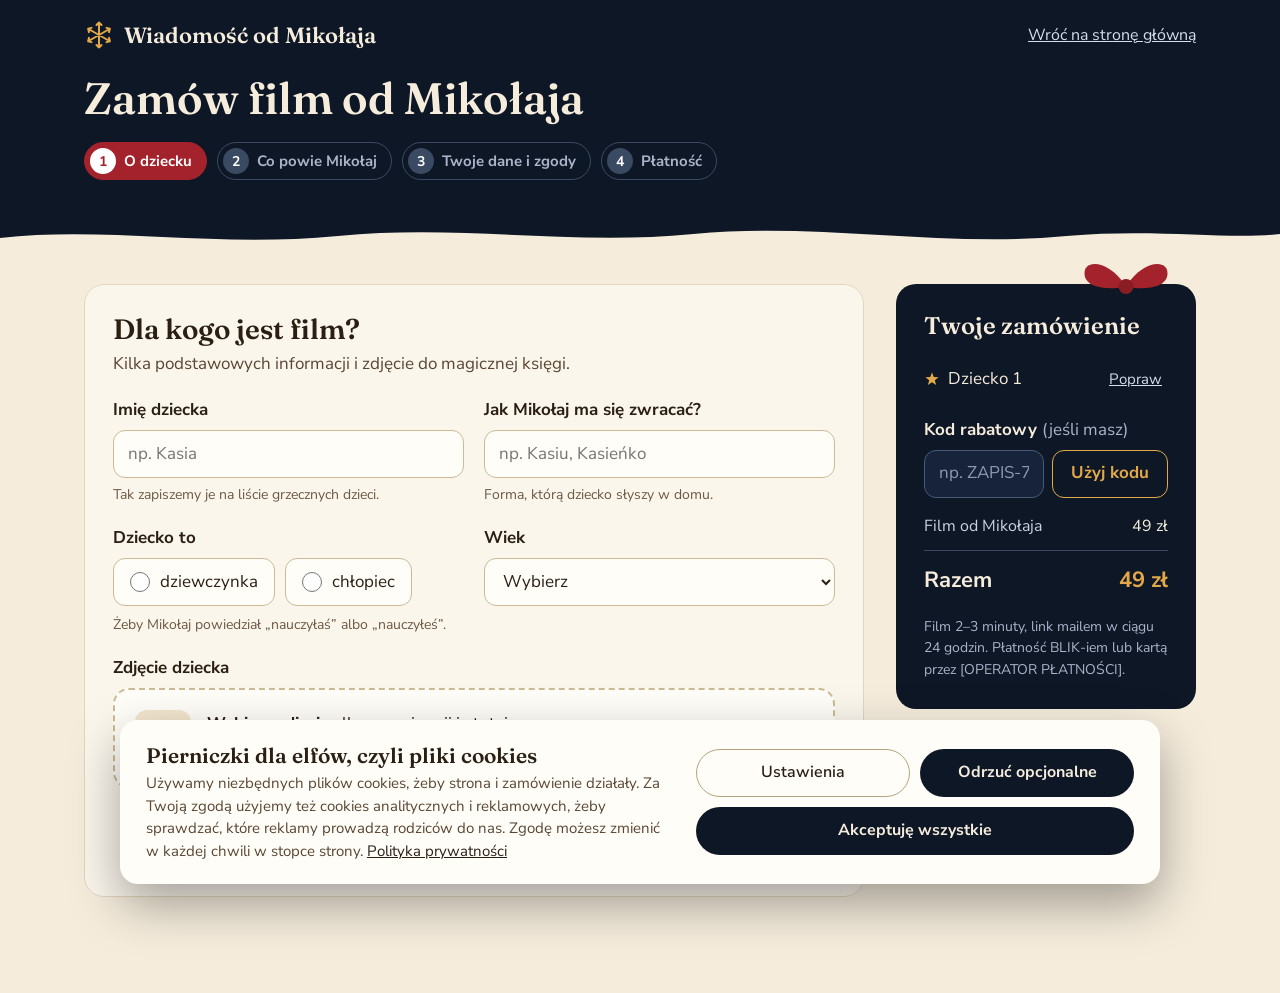
<file: strona/zamowienie.html>
<!DOCTYPE html>
<html lang="pl">
<head>
<meta charset="utf-8">
<meta name="viewport" content="width=device-width, initial-scale=1">
<title>Zamów film od Mikołaja</title>
<meta name="description" content="Zamów spersonalizowany film od Mikołaja: imię, zdjęcie i kilka zdań o dziecku. Link mailem w ciągu 24 godzin.">
<meta name="theme-color" content="#0e1726">
<meta name="robots" content="noindex">
<link rel="icon" href="img/favicon.svg" type="image/svg+xml">
<link rel="preconnect" href="https://fonts.googleapis.com">
<link rel="preconnect" href="https://fonts.gstatic.com" crossorigin>
<link rel="stylesheet" href="https://fonts.googleapis.com/css2?family=Fraunces:opsz,wght@9..144,500;9..144,600;9..144,700&family=Nunito+Sans:opsz,wght@6..12,400;6..12,600;6..12,700&display=swap">
<link rel="stylesheet" href="css/style.css">
<script src="js/cookies.js" defer></script>
<script src="js/zamowienie.js" defer></script>
</head>
<body class="page-form">
<svg xmlns="http://www.w3.org/2000/svg" class="sprite" aria-hidden="true">
  <symbol id="i-star" viewBox="0 0 24 24"><path d="M12 2l2.6 6.9L22 9.3l-5.8 4.6 2 7.1L12 17l-6.2 4 2-7.1L2 9.3l7.4-.4z"/></symbol>
  <symbol id="i-flake" viewBox="0 0 24 24"><path fill="none" stroke-linecap="round" d="M12 2v20M3.3 7l17.4 10M3.3 17L20.7 7M12 2l-2 2M12 2l2 2M12 22l-2-2M12 22l2-2M3.3 7l.7 2.7M3.3 7l2.7-.7M20.7 17l-.7-2.7M20.7 17l-2.7.7M3.3 17l2.7.7M3.3 17l.7-2.7M20.7 7l-2.7-.7M20.7 7l-.7 2.7"/></symbol>
  <symbol id="i-gift" viewBox="0 0 24 24"><g fill="none" stroke-width="1.8" stroke-linejoin="round"><rect x="3" y="9" width="18" height="12" rx="1"/><path d="M3 13h18M12 9v12M12 9c-2-4-6-4-6-1.5S10 9 12 9c2 0 6 0 6-1.5S14 5 12 9z"/></g></symbol>
  <symbol id="i-arrow" viewBox="0 0 24 24"><path fill="none" stroke-width="2.2" stroke-linecap="round" stroke-linejoin="round" d="M5 12h14M13 6l6 6-6 6"/></symbol>
  <symbol id="i-camera" viewBox="0 0 24 24"><g fill="none" stroke-width="1.8" stroke-linecap="round" stroke-linejoin="round"><rect x="3" y="5" width="18" height="15" rx="2"/><circle cx="12" cy="12.5" r="3.5"/><path d="M8 5l1.5-2h5L16 5"/></g></symbol>
  <symbol id="i-plus" viewBox="0 0 24 24"><path fill="none" stroke-width="2.4" stroke-linecap="round" d="M12 5v14M5 12h14"/></symbol>
  <symbol id="i-bow" viewBox="0 0 120 70"><path d="M60 44 C40 12 8 10 10 30 C12 48 44 48 60 44 Z" style="fill: var(--red)"/><path d="M60 44 C80 12 112 10 110 30 C108 48 76 48 60 44 Z" style="fill: var(--red)"/><circle cx="60" cy="44" r="9" style="fill: var(--red-dark)"/></symbol>
</svg>

<a class="skip-link" href="#tresc">Przejdź do formularza</a>

<header class="dark snow" style="--fall: 240px">
  <span class="flake" style="--x: 7%; --s: 5px; --o: .7; --d: 9s"></span>
  <span class="flake" style="--x: 24%; --s: 4px; --o: .5; --d: 11s; --delay: -4s"></span>
  <span class="flake" style="--x: 46%; --s: 6px; --o: .6; --d: 10s; --delay: -2s"></span>
  <span class="flake" style="--x: 68%; --s: 4px; --o: .6; --d: 12s; --delay: -7s"></span>
  <span class="flake" style="--x: 89%; --s: 5px; --o: .7; --d: 9s; --delay: -5s"></span>
  <div class="container page-header__bar">
    <a class="brand" href="index.html">
      <svg class="icon icon--30" style="stroke: var(--accent)" stroke-width="1.6" aria-hidden="true"><use href="#i-flake"/></svg>
      Wiadomość od Mikołaja
    </a>
    <a class="page-header__back" href="index.html">Wróć na stronę główną</a>
  </div>
  <div class="container page-header__body">
    <h1 class="page-header__title">Zamów film od Mikołaja</h1>
    <ol id="postep" class="progress" aria-label="Etapy zamówienia">
      <li class="is-current" aria-current="step"><span class="progress__dot">1</span>O dziecku</li>
      <li><span class="progress__dot">2</span>Co powie Mikołaj</li>
      <li><span class="progress__dot">3</span>Twoje dane i zgody</li>
      <li><span class="progress__dot">4</span>Płatność</li>
    </ol>
  </div>
  <svg class="divider" width="100%" height="40" viewBox="0 0 1440 40" preserveAspectRatio="none" aria-hidden="true"><path d="M0 22 C120 10 240 32 380 20 C520 8 640 30 780 18 C920 6 1060 32 1200 20 C1300 12 1380 24 1440 18 L1440 40 L0 40 Z" style="fill: var(--cream)"/></svg>
</header>

<main id="tresc">
<!--
  data-endpoint: adres API, które przyjmuje zamówienie (POST multipart: pole "zamowienie" z JSON-em
  i pliki "zdjecie_0", "zdjecie_1"...) i odpowiada JSON-em {"platnosc_url": "..."}.
  Puste = tryb pokazowy: bez wysyłki, przejście od razu do potwierdzenie.html.
  data-endpoint-kod: adres, który sprawdza kod rabatowy (GET ?kod=...) i odpowiada JSON-em
  {"ok": true, "rabat_procent": 25} albo {"ok": false, "powod": "nieznany" | "wygasl" | "wykorzystany"}.
  Puste = tryb pokazowy: działa każdy kod w formie ZAPIS-XXXX (rabat z data-rabat-pokazowy).
  Kod z linku w mailu (zamowienie.html?kod=ZAPIS-7KQ2) wpisuje się sam. Cenę i rabat i tak liczy serwer.
-->
<form id="zamowienie" class="container order-layout" method="post" enctype="multipart/form-data" novalidate
      data-endpoint="" data-endpoint-kod="" data-rabat-pokazowy="25"
      data-cena-bazowa="49" data-cena-rodzenstwo="15" data-maks-dzieci="4" data-maks-mb="20">
  <div class="order-main">
    <noscript><p class="form-alert">Formularz zamówienia działa po włączeniu JavaScriptu w przeglądarce.</p></noscript>

    <div id="dzieci"></div>

    <div class="final-step" data-krok="dane" hidden>
      <fieldset class="panel">
        <legend class="visually-hidden">Twoje dane</legend>
        <div class="panel__body">
          <div>
            <h2 class="panel__title" tabindex="-1">Gdzie wysłać film?</h2>
            <p class="panel__lead">Ostatni krok przed płatnością.</p>
          </div>
          <div class="row">
            <div class="field">
              <label class="field__label" for="email">Twój e-mail</label>
              <input class="input" id="email" name="email" data-pole="email" type="email" required autocomplete="email" maxlength="120" placeholder="np. anna@example.com" aria-describedby="email-opis email-blad">
              <span class="field__hint" id="email-opis">Na ten adres wyślemy link do filmu.</span>
              <span class="field__error" id="email-blad"></span>
            </div>
            <div class="field">
              <label class="field__label" for="termin">Na kiedy potrzebujesz filmu?</label>
              <input class="input" id="termin" name="termin" data-pole="termin" type="date" required aria-describedby="termin-opis termin-blad">
              <span class="field__hint" id="termin-opis">Zwykle wysyłamy w ciągu 24 godzin.</span>
              <span class="field__error" id="termin-blad"></span>
            </div>
          </div>
        </div>
      </fieldset>

      <fieldset class="panel consents" aria-describedby="zgody-blad">
        <legend class="panel-legend">Zgody</legend>
        <label class="consent"><input type="checkbox" name="zgody[regulamin]" data-pole="zgoda" value="tak" required><span>Akceptuję <a href="regulamin.html" target="_blank" rel="noopener">regulamin</a> i <a href="polityka-prywatnosci.html" target="_blank" rel="noopener">politykę prywatności</a>.</span></label>
        <label class="consent"><input type="checkbox" name="zgody[dane_dziecka]" data-pole="zgoda" value="tak" required><span>Zgadzam się na przetwarzanie zdjęcia i danych dziecka wyłącznie w celu wykonania filmu. Zostaną usunięte 7 dni po dostawie.</span></label>
        <label class="consent"><input type="checkbox" name="zgody[ai]" data-pole="zgoda" value="tak" required><span>Wiem, że film powstaje z pomocą narzędzi sztucznej inteligencji.</span></label>
        <label class="consent"><input type="checkbox" name="zgody[realizacja]" data-pole="zgoda" value="tak" required><span>Proszę o rozpoczęcie realizacji przed upływem terminu na odstąpienie od umowy. Wiem, że po dostarczeniu filmu tracę prawo do odstąpienia.</span></label>
        <span class="field__error" id="zgody-blad"></span>
        <!-- [Treść zgód do sprawdzenia przez prawnika przed uruchomieniem sprzedaży.] -->
      </fieldset>

      <p class="form-alert" id="blad-wysylki" role="alert" hidden></p>

      <div class="actions actions--flush">
        <button type="button" class="btn btn--outline" data-akcja="wstecz">Wstecz</button>
        <button type="submit" class="btn btn--red btn--large btn--ring-light actions__next">
          Zapłać <span data-suma>49 zł</span>
          <svg class="icon icon--20" stroke="currentColor" aria-hidden="true"><use href="#i-arrow"/></svg>
        </button>
      </div>
    </div>
  </div>

  <aside class="summary" aria-labelledby="podsumowanie">
    <svg class="summary__bow" width="100" height="58" aria-hidden="true"><use href="#i-bow"/></svg>
    <h2 id="podsumowanie" class="summary__title">Twoje zamówienie</h2>
    <ul id="lista-dzieci" class="summary__children"></ul>
    <div class="code" data-kod>
      <label class="code__label" for="kod-rabatowy">Kod rabatowy <span>(jeśli masz)</span></label>
      <div class="code__row">
        <input class="code__input" id="kod-rabatowy" name="kod_rabatowy" type="text" autocomplete="off" autocapitalize="characters" spellcheck="false" maxlength="40" placeholder="np. ZAPIS-7KQ2" aria-describedby="kod-blad">
        <button type="button" class="code__apply" data-akcja="kod">Użyj kodu</button>
      </div>
      <span class="code__error" id="kod-blad"></span>
    </div>
    <div class="code-applied" data-kod-przyjety hidden>
      <svg class="icon icon--24 code-applied__icon" viewBox="0 0 24 24" fill="none" stroke-width="2.2" stroke-linecap="round" stroke-linejoin="round" aria-hidden="true"><path d="M5 12.5l4.5 4.5L19 7.5"/></svg>
      <div class="code-applied__text">
        <p class="code-applied__code" data-kod-nazwa></p>
        <p class="code-applied__desc">Kod przyjęty: −<span data-kod-procent>25</span>% na całe zamówienie</p>
      </div>
      <button type="button" class="summary__edit" data-akcja="usun-kod" aria-label="Usuń kod rabatowy">Usuń</button>
    </div>
    <p class="visually-hidden" aria-live="polite" data-kod-komunikat></p>
    <dl class="summary__prices">
      <div><dt>Film od Mikołaja</dt><dd>49 zł</dd></div>
      <div data-rodzenstwo hidden><dt>Rodzeństwo (<span data-rodzenstwo-opis>1 × 15 zł</span>)</dt><dd data-rodzenstwo-cena>15 zł</dd></div>
      <div class="summary__discount" data-rabat hidden><dt>Rabat z zapisu (<span data-rabat-procent>25</span>%)</dt><dd data-rabat-kwota></dd></div>
      <div class="summary__total"><dt>Razem</dt><dd data-suma>49 zł</dd></div>
    </dl>
    <p class="summary__note">Film 2–3 minuty, link mailem w ciągu 24 godzin. Płatność BLIK-iem lub kartą przez [OPERATOR PŁATNOŚCI].</p>
  </aside>
</form>
</main>

<!-- Jedno dziecko: dwa kroki formularza. Skrypt nadaje polom nazwy dzieci[N][pole] i numery. -->
<template id="szablon-dziecka">
  <div class="child" data-dziecko>
    <fieldset class="panel" data-krok="podstawowe" hidden>
      <legend class="visually-hidden">O dziecku</legend>
      <div class="panel__body">
        <div>
          <p class="panel__kicker" data-tylko-rodzenstwo>Rodzeństwo · dziecko <span data-numer>2</span></p>
          <h2 class="panel__title" tabindex="-1">Dla kogo jest film?</h2>
          <p class="panel__lead">Kilka podstawowych informacji i zdjęcie do magicznej księgi.</p>
        </div>

        <div class="row">
          <div class="field">
            <label class="field__label" data-for="imie">Imię dziecka</label>
            <input class="input" data-pole="imie" type="text" required maxlength="40" autocomplete="off" placeholder="np. Kasia">
            <span class="field__hint" data-opis="imie">Tak zapiszemy je na liście grzecznych dzieci.</span>
            <span class="field__error" data-blad="imie"></span>
          </div>
          <div class="field">
            <label class="field__label" data-for="zwrot">Jak Mikołaj ma się zwracać?</label>
            <input class="input" data-pole="zwrot" type="text" required maxlength="40" autocomplete="off" placeholder="np. Kasiu, Kasieńko">
            <span class="field__hint" data-opis="zwrot">Forma, którą dziecko słyszy w domu.</span>
            <span class="field__error" data-blad="zwrot"></span>
          </div>
        </div>

        <div class="row">
          <fieldset class="choice-group" data-grupa="plec">
            <legend>Dziecko to</legend>
            <div class="choices">
              <label class="choice"><input type="radio" data-pole="plec" value="dziewczynka" required>dziewczynka</label>
              <label class="choice"><input type="radio" data-pole="plec" value="chłopiec">chłopiec</label>
            </div>
            <span class="field__hint" data-opis="plec">Żeby Mikołaj powiedział „nauczyłaś” albo „nauczyłeś”.</span>
            <span class="field__error" data-blad="plec"></span>
          </fieldset>
          <div class="field">
            <label class="field__label" data-for="wiek">Wiek</label>
            <select class="input" data-pole="wiek" required>
              <option value="">Wybierz</option>
              <option value="2">2 lata</option><option value="3">3 lata</option><option value="4">4 lata</option><option value="5">5 lat</option>
              <option value="6">6 lat</option><option value="7">7 lat</option><option value="8">8 lat</option><option value="9">9 lat</option>
              <option value="10">10 lat</option><option value="11">11 lat</option><option value="12">12 lat</option>
            </select>
            <span class="field__error" data-blad="wiek"></span>
          </div>
        </div>

        <div class="field field--full">
          <span class="field__label" data-etykieta="zdjecie">Zdjęcie dziecka</span>
          <input class="file-input" data-pole="zdjecie" type="file" accept="image/jpeg,image/png,image/webp" required>
          <label class="dropzone" data-for="zdjecie">
            <span class="dropzone__icon" data-podglad>
              <svg class="icon icon--28" stroke="#6d5843" aria-hidden="true"><use href="#i-camera"/></svg>
            </span>
            <span class="dropzone__text">
              <strong data-plik>Wybierz zdjęcie</strong> <span data-plik-dopisek>albo przeciągnij je tutaj</span><br>
              <span class="dropzone__hint" data-opis="zdjecie">JPG, PNG lub WebP, ostre, z dobrze widoczną twarzą. Trafi do ramki w magicznej księdze.</span>
            </span>
          </label>
          <span class="field__error" data-blad="zdjecie"></span>
        </div>

        <div class="actions">
          <button type="button" class="btn btn--outline" data-akcja="wstecz" data-tylko-rodzenstwo>Wstecz</button>
          <button type="button" class="btn--text" data-akcja="usun" data-tylko-rodzenstwo>Usuń to dziecko</button>
          <button type="button" class="btn btn--red actions__next" data-akcja="dalej">
            Dalej
            <svg class="icon icon--20" stroke="currentColor" aria-hidden="true"><use href="#i-arrow"/></svg>
          </button>
        </div>
      </div>
    </fieldset>

    <fieldset class="panel" data-krok="wiadomosc" hidden>
      <legend class="visually-hidden">Co powie Mikołaj</legend>
      <div class="panel__body">
        <div>
          <p class="panel__kicker" data-podpis-dziecka></p>
          <h2 class="panel__title" tabindex="-1">Co Mikołaj ma powiedzieć?</h2>
          <p class="panel__lead">Z tych odpowiedzi powstanie osobista część filmu. Każdy tekst czyta człowiek przed nagraniem.</p>
        </div>

        <div class="field field--full">
          <label class="field__label" data-for="osiagniecie">Co udało się dziecku w tym roku?</label>
          <textarea class="input" data-pole="osiagniecie" required rows="3" maxlength="300" placeholder="np. nauczyła się jeździć na rowerze bez bocznych kółek"></textarea>
          <span class="field__hint" data-opis="osiagniecie">Mikołaj pochwali właśnie to. Im konkretniej, tym lepiej.</span>
          <span class="field__error" data-blad="osiagniecie"></span>
        </div>

        <div class="row">
          <div class="field">
            <label class="field__label" data-for="zainteresowania">Co lubi?</label>
            <input class="input" data-pole="zainteresowania" type="text" required maxlength="120" placeholder="np. dinozaury, rysowanie">
            <span class="field__error" data-blad="zainteresowania"></span>
          </div>
          <div class="field">
            <label class="field__label" data-for="do_poprawy">Nad czym może popracować? <span class="field__optional">(nieobowiązkowe)</span></label>
            <input class="input" data-pole="do_poprawy" type="text" maxlength="120" placeholder="np. sprzątanie zabawek">
            <span class="field__hint" data-opis="do_poprawy">Mikołaj wspomni o tym delikatnie, jako zachętę.</span>
          </div>
        </div>

        <div class="row">
          <div class="field">
            <label class="field__label" data-for="prezent">Wymarzony prezent <span class="field__optional">(nieobowiązkowe)</span></label>
            <input class="input" data-pole="prezent" type="text" maxlength="120" placeholder="np. rower z koszykiem">
          </div>
          <fieldset class="choice-group" data-grupa="prezent_kupiony">
            <legend>Czy prezent jest już kupiony?</legend>
            <div class="choices">
              <label class="choice"><input type="radio" data-pole="prezent_kupiony" value="tak" required>tak</label>
              <label class="choice"><input type="radio" data-pole="prezent_kupiony" value="nie">nie</label>
            </div>
            <span class="field__hint" data-opis="prezent_kupiony">Tylko przy „tak” Mikołaj powie, że elfy już go szykują.</span>
            <span class="field__error" data-blad="prezent_kupiony"></span>
          </fieldset>
        </div>

        <div class="sibling-offer" data-oferta-rodzenstwa hidden>
          <svg class="icon icon--36" style="stroke: var(--red)" aria-hidden="true"><use href="#i-gift"/></svg>
          <p><strong>Rodzeństwo w tym samym filmie?</strong><br><span class="sibling-offer__note">Mikołaj zwróci się do każdego dziecka po imieniu. +15 zł za dziecko.</span></p>
          <button type="button" class="btn btn--add" data-akcja="dodaj">
            <svg class="icon icon--18" style="stroke: var(--red)" aria-hidden="true"><use href="#i-plus"/></svg>
            Dodaj rodzeństwo
          </button>
        </div>

        <div class="actions">
          <button type="button" class="btn btn--outline" data-akcja="wstecz">Wstecz</button>
          <button type="button" class="btn btn--red actions__next" data-akcja="dalej">
            <span data-etykieta-dalej>Dalej: Twoje dane</span>
            <svg class="icon icon--20" stroke="currentColor" aria-hidden="true"><use href="#i-arrow"/></svg>
          </button>
        </div>
      </div>
    </fieldset>
  </div>
</template>
</body>
</html>
</file>
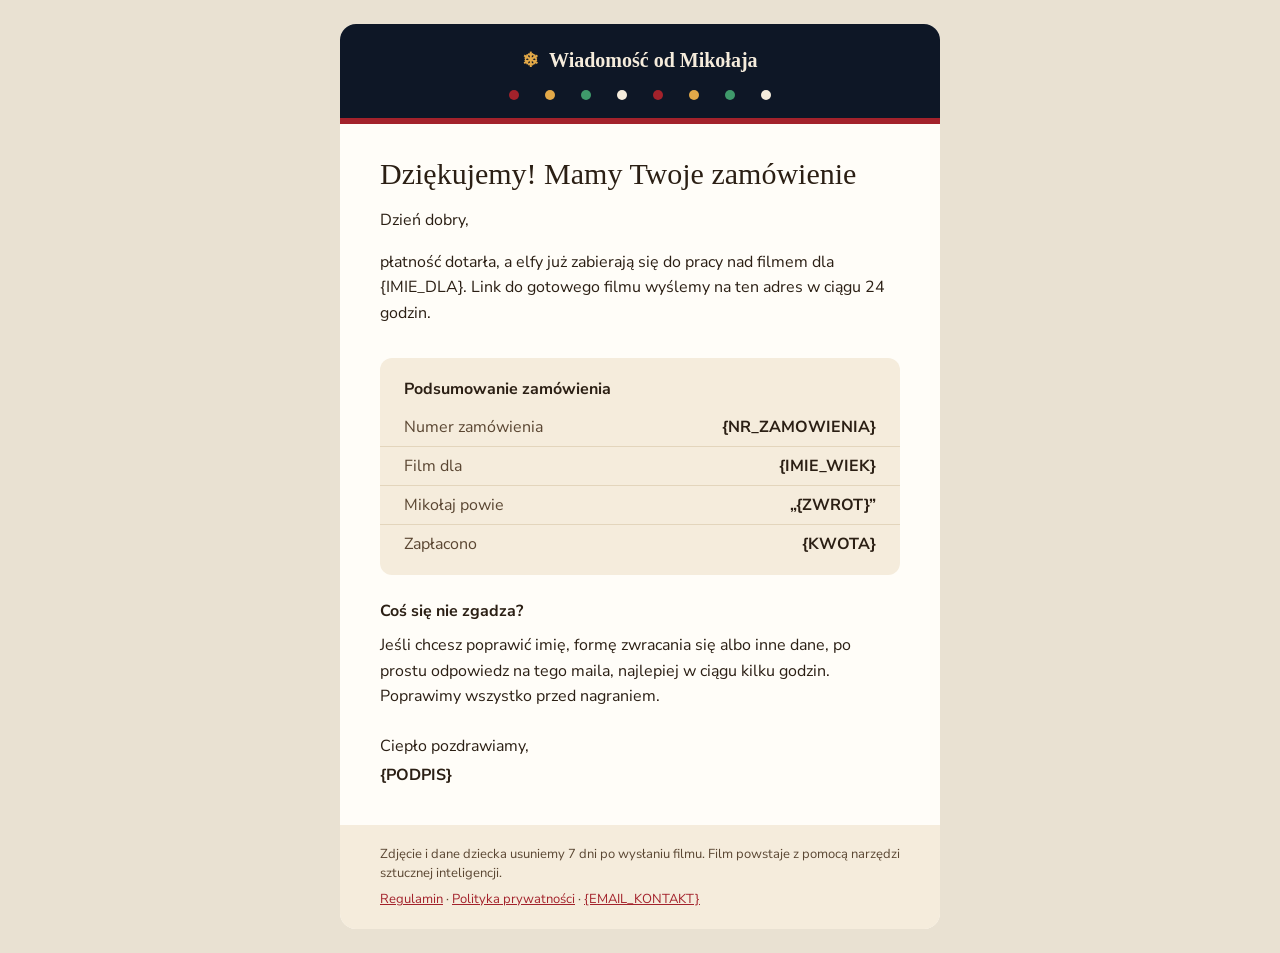
<file: szablony/email_1_potwierdzenie.html>
<!DOCTYPE html>
<html lang="pl">
<head>
<meta charset="utf-8">
<meta name="viewport" content="width=device-width, initial-scale=1">
<meta name="x-apple-disable-message-reformatting">
<title>Mamy Twoje zamówienie – film dla {IMIE_DLA}</title>
<link href="https://fonts.googleapis.com/css2?family=Nunito+Sans:wght@400;700&display=swap" rel="stylesheet">
<style>
  @media (max-width: 620px) {
    .container { width: 100% !important; }
    .px { padding-left: 24px !important; padding-right: 24px !important; }
    .h1 { font-size: 26px !important; }
  }
</style>
</head>
<body style="margin:0; padding:0; background:#e9e1d2;">
<div style="display:none; max-height:0; overflow:hidden; mso-hide:all;">Elfy już pracują. Link do filmu wyślemy w ciągu 24 godzin.&#847; &#847; &#847; &#847; &#847; &#847; &#847; &#847;</div>
<table role="presentation" width="100%" cellpadding="0" cellspacing="0" border="0" style="background:#e9e1d2;">
<tr><td align="center" style="padding:24px 12px;">
<table role="presentation" class="container" width="600" cellpadding="0" cellspacing="0" border="0" style="width:600px; max-width:600px; background:#fffdf8; border-radius:16px; overflow:hidden;">

  <!-- Nagłówek -->
  <tr><td align="center" style="background:#0e1726; padding:24px 32px 18px; font-family:Georgia,'Times New Roman',serif; font-size:20px; font-weight:bold; color:#f5ecdc;">
    <span style="color:#e3a948;">&#10052;&#xFE0E;</span>&nbsp; Wiadomość od Mikołaja
  </td></tr>
  <!-- Lampki -->
  <tr><td align="center" style="background:#0e1726; padding:0 0 18px; font-size:0; line-height:0;">
    <span style="display:inline-block; width:10px; height:10px; border-radius:50%; background:#a3222b; margin:0 13px;"></span><span style="display:inline-block; width:10px; height:10px; border-radius:50%; background:#e3a948; margin:0 13px;"></span><span style="display:inline-block; width:10px; height:10px; border-radius:50%; background:#3f9a6b; margin:0 13px;"></span><span style="display:inline-block; width:10px; height:10px; border-radius:50%; background:#f5ecdc; margin:0 13px;"></span><span style="display:inline-block; width:10px; height:10px; border-radius:50%; background:#a3222b; margin:0 13px;"></span><span style="display:inline-block; width:10px; height:10px; border-radius:50%; background:#e3a948; margin:0 13px;"></span><span style="display:inline-block; width:10px; height:10px; border-radius:50%; background:#3f9a6b; margin:0 13px;"></span><span style="display:inline-block; width:10px; height:10px; border-radius:50%; background:#f5ecdc; margin:0 13px;"></span>
  </td></tr>
  <tr><td style="background:#a3222b; height:6px; font-size:0; line-height:0;">&nbsp;</td></tr>

  <!-- Treść -->
  <tr><td class="px" style="padding:32px 40px 8px; font-family:'Nunito Sans',Arial,Helvetica,sans-serif; font-size:16px; line-height:1.6; color:#2b1f14;">
    <h1 class="h1" style="margin:0 0 16px; font-family:Georgia,'Times New Roman',serif; font-size:30px; line-height:1.2; font-weight:normal; color:#2b1f14;">Dziękujemy! Mamy Twoje zamówienie</h1>
    <p style="margin:0 0 16px;">Dzień dobry,</p>
    <p style="margin:0 0 24px;">płatność dotarła, a elfy już zabierają się do pracy nad filmem dla {IMIE_DLA}. Link do gotowego filmu wyślemy na ten adres w ciągu 24 godzin.</p>
  </td></tr>

  <!-- Podsumowanie -->
  <tr><td class="px" style="padding:0 40px 24px;">
    <table role="presentation" width="100%" cellpadding="0" cellspacing="0" border="0" style="background:#f5ecdc; border-radius:12px; font-family:'Nunito Sans',Arial,Helvetica,sans-serif; font-size:16px; color:#2b1f14;">
      <tr><td colspan="2" style="padding:20px 24px 8px; font-weight:bold;">Podsumowanie zamówienia</td></tr>
      <tr><td style="padding:8px 24px; color:#5a4632; border-bottom:1px solid #e3d5bc;">Numer zamówienia</td><td align="right" style="padding:8px 24px; font-weight:bold; border-bottom:1px solid #e3d5bc;">{NR_ZAMOWIENIA}</td></tr>
      <tr><td style="padding:8px 24px; color:#5a4632; border-bottom:1px solid #e3d5bc;">Film dla</td><td align="right" style="padding:8px 24px; font-weight:bold; border-bottom:1px solid #e3d5bc;">{IMIE_WIEK}</td></tr>
      <tr><td style="padding:8px 24px; color:#5a4632; border-bottom:1px solid #e3d5bc;">Mikołaj powie</td><td align="right" style="padding:8px 24px; font-weight:bold; border-bottom:1px solid #e3d5bc;">„{ZWROT}”</td></tr>
      <tr><td style="padding:8px 24px 20px; color:#5a4632;">Zapłacono</td><td align="right" style="padding:8px 24px 20px; font-weight:bold;">{KWOTA}</td></tr>
    </table>
  </td></tr>

  <tr><td class="px" style="padding:0 40px 36px; font-family:'Nunito Sans',Arial,Helvetica,sans-serif; font-size:16px; line-height:1.6; color:#2b1f14;">
    <p style="margin:0 0 8px; font-weight:bold;">Coś się nie zgadza?</p>
    <p style="margin:0 0 24px;">Jeśli chcesz poprawić imię, formę zwracania się albo inne dane, po prostu odpowiedz na tego maila, najlepiej w ciągu kilku godzin. Poprawimy wszystko przed nagraniem.</p>
    <p style="margin:0 0 4px;">Ciepło pozdrawiamy,</p>
    <p style="margin:0; font-weight:bold;">{PODPIS}</p>
  </td></tr>

  <!-- Stopka -->
  <tr><td class="px" style="background:#f5ecdc; padding:20px 40px; font-family:'Nunito Sans',Arial,Helvetica,sans-serif; font-size:13px; line-height:1.5; color:#5a4632;">
    <p style="margin:0 0 6px;">Zdjęcie i dane dziecka usuniemy 7 dni po wysłaniu filmu. Film powstaje z pomocą narzędzi sztucznej inteligencji.</p>
    <p style="margin:0;"><a href="{LINK_REGULAMIN}" style="color:#a3222b;">Regulamin</a> · <a href="{LINK_PRYWATNOSC}" style="color:#a3222b;">Polityka prywatności</a> · <a href="mailto:{EMAIL_KONTAKT}" style="color:#a3222b;">{EMAIL_KONTAKT}</a></p>
  </td></tr>

</table>
</td></tr>
</table>
</body>
</html>
</file>
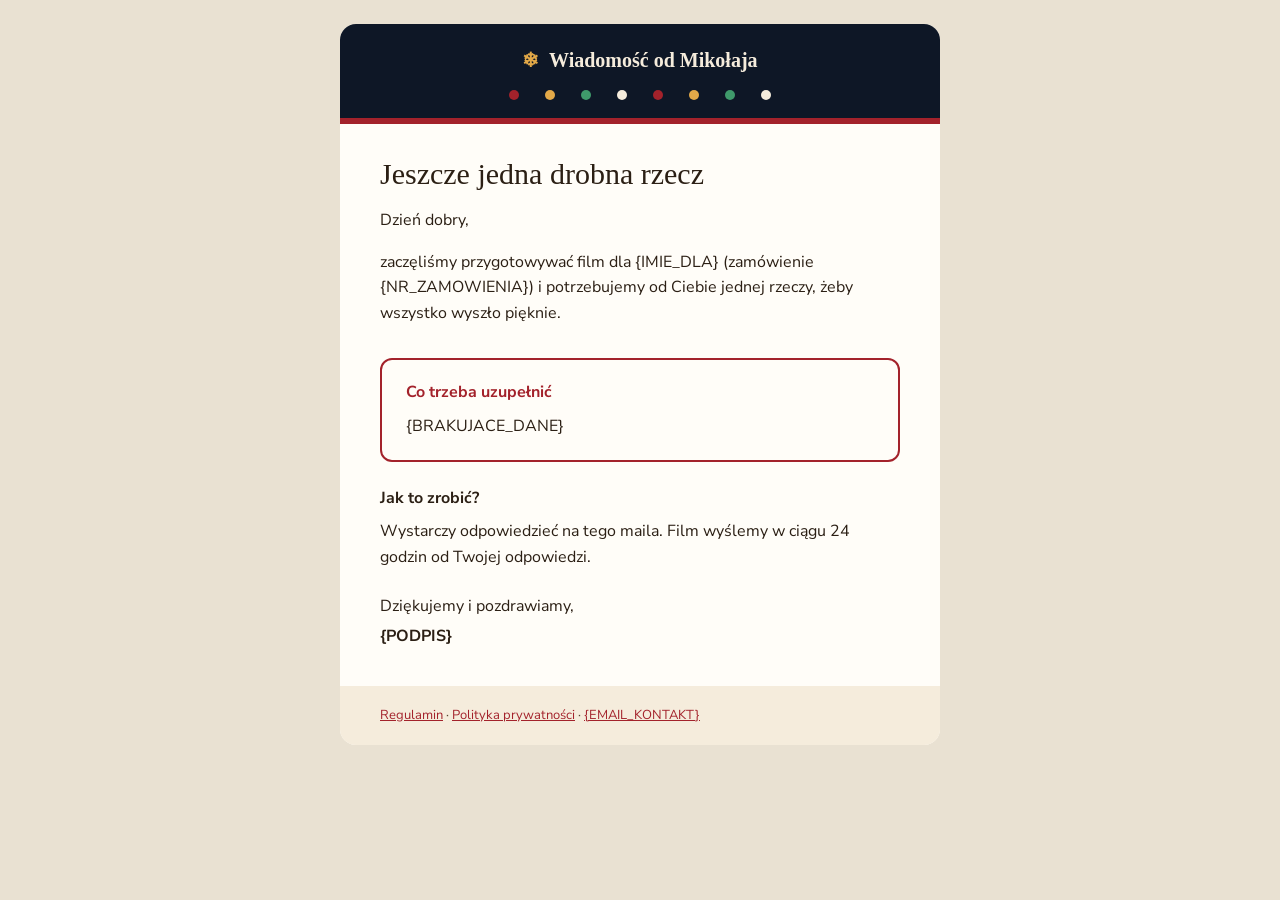
<file: szablony/email_2_brakujace_dane.html>
<!DOCTYPE html>
<html lang="pl">
<head>
<meta charset="utf-8">
<meta name="viewport" content="width=device-width, initial-scale=1">
<meta name="x-apple-disable-message-reformatting">
<title>{TEMAT}</title>
<link href="https://fonts.googleapis.com/css2?family=Nunito+Sans:wght@400;700&display=swap" rel="stylesheet">
<style>
  @media (max-width: 620px) {
    .container { width: 100% !important; }
    .px { padding-left: 24px !important; padding-right: 24px !important; }
    .h1 { font-size: 26px !important; }
  }
</style>
</head>
<body style="margin:0; padding:0; background:#e9e1d2;">
<div style="display:none; max-height:0; overflow:hidden; mso-hide:all;">Wystarczy odpowiedzieć na tego maila – film zrobimy od razu.&#847; &#847; &#847; &#847; &#847; &#847; &#847; &#847;</div>
<table role="presentation" width="100%" cellpadding="0" cellspacing="0" border="0" style="background:#e9e1d2;">
<tr><td align="center" style="padding:24px 12px;">
<table role="presentation" class="container" width="600" cellpadding="0" cellspacing="0" border="0" style="width:600px; max-width:600px; background:#fffdf8; border-radius:16px; overflow:hidden;">

  <!-- Nagłówek -->
  <tr><td align="center" style="background:#0e1726; padding:24px 32px 18px; font-family:Georgia,'Times New Roman',serif; font-size:20px; font-weight:bold; color:#f5ecdc;">
    <span style="color:#e3a948;">&#10052;&#xFE0E;</span>&nbsp; Wiadomość od Mikołaja
  </td></tr>
  <!-- Lampki -->
  <tr><td align="center" style="background:#0e1726; padding:0 0 18px; font-size:0; line-height:0;">
    <span style="display:inline-block; width:10px; height:10px; border-radius:50%; background:#a3222b; margin:0 13px;"></span><span style="display:inline-block; width:10px; height:10px; border-radius:50%; background:#e3a948; margin:0 13px;"></span><span style="display:inline-block; width:10px; height:10px; border-radius:50%; background:#3f9a6b; margin:0 13px;"></span><span style="display:inline-block; width:10px; height:10px; border-radius:50%; background:#f5ecdc; margin:0 13px;"></span><span style="display:inline-block; width:10px; height:10px; border-radius:50%; background:#a3222b; margin:0 13px;"></span><span style="display:inline-block; width:10px; height:10px; border-radius:50%; background:#e3a948; margin:0 13px;"></span><span style="display:inline-block; width:10px; height:10px; border-radius:50%; background:#3f9a6b; margin:0 13px;"></span><span style="display:inline-block; width:10px; height:10px; border-radius:50%; background:#f5ecdc; margin:0 13px;"></span>
  </td></tr>
  <tr><td style="background:#a3222b; height:6px; font-size:0; line-height:0;">&nbsp;</td></tr>

  <!-- Treść -->
  <tr><td class="px" style="padding:32px 40px 8px; font-family:'Nunito Sans',Arial,Helvetica,sans-serif; font-size:16px; line-height:1.6; color:#2b1f14;">
    <h1 class="h1" style="margin:0 0 16px; font-family:Georgia,'Times New Roman',serif; font-size:30px; line-height:1.2; font-weight:normal; color:#2b1f14;">Jeszcze jedna drobna rzecz</h1>
    <p style="margin:0 0 16px;">Dzień dobry,</p>
    <p style="margin:0 0 24px;">zaczęliśmy przygotowywać film dla {IMIE_DLA} (zamówienie {NR_ZAMOWIENIA}) i potrzebujemy od Ciebie jednej rzeczy, żeby wszystko wyszło pięknie.</p>
  </td></tr>

  <!-- Co trzeba uzupełnić -->
  <tr><td class="px" style="padding:0 40px 24px;">
    <table role="presentation" width="100%" cellpadding="0" cellspacing="0" border="0" style="border:2px solid #a3222b; border-radius:12px; font-family:'Nunito Sans',Arial,Helvetica,sans-serif; font-size:16px; line-height:1.6; color:#2b1f14;">
      <tr><td style="padding:20px 24px;">
        <p style="margin:0 0 8px; font-weight:bold; color:#a3222b;">Co trzeba uzupełnić</p>
        <p style="margin:0;">{BRAKUJACE_DANE}</p>
      </td></tr>
    </table>
  </td></tr>

  <tr><td class="px" style="padding:0 40px 36px; font-family:'Nunito Sans',Arial,Helvetica,sans-serif; font-size:16px; line-height:1.6; color:#2b1f14;">
    <p style="margin:0 0 8px; font-weight:bold;">Jak to zrobić?</p>
    <p style="margin:0 0 24px;">Wystarczy odpowiedzieć na tego maila. Film wyślemy w ciągu 24 godzin od Twojej odpowiedzi.</p>
    <p style="margin:0 0 4px;">Dziękujemy i pozdrawiamy,</p>
    <p style="margin:0; font-weight:bold;">{PODPIS}</p>
  </td></tr>

  <!-- Stopka -->
  <tr><td class="px" style="background:#f5ecdc; padding:20px 40px; font-family:'Nunito Sans',Arial,Helvetica,sans-serif; font-size:13px; line-height:1.5; color:#5a4632;">
    <p style="margin:0;"><a href="{LINK_REGULAMIN}" style="color:#a3222b;">Regulamin</a> · <a href="{LINK_PRYWATNOSC}" style="color:#a3222b;">Polityka prywatności</a> · <a href="mailto:{EMAIL_KONTAKT}" style="color:#a3222b;">{EMAIL_KONTAKT}</a></p>
  </td></tr>

</table>
</td></tr>
</table>
</body>
</html>
</file>
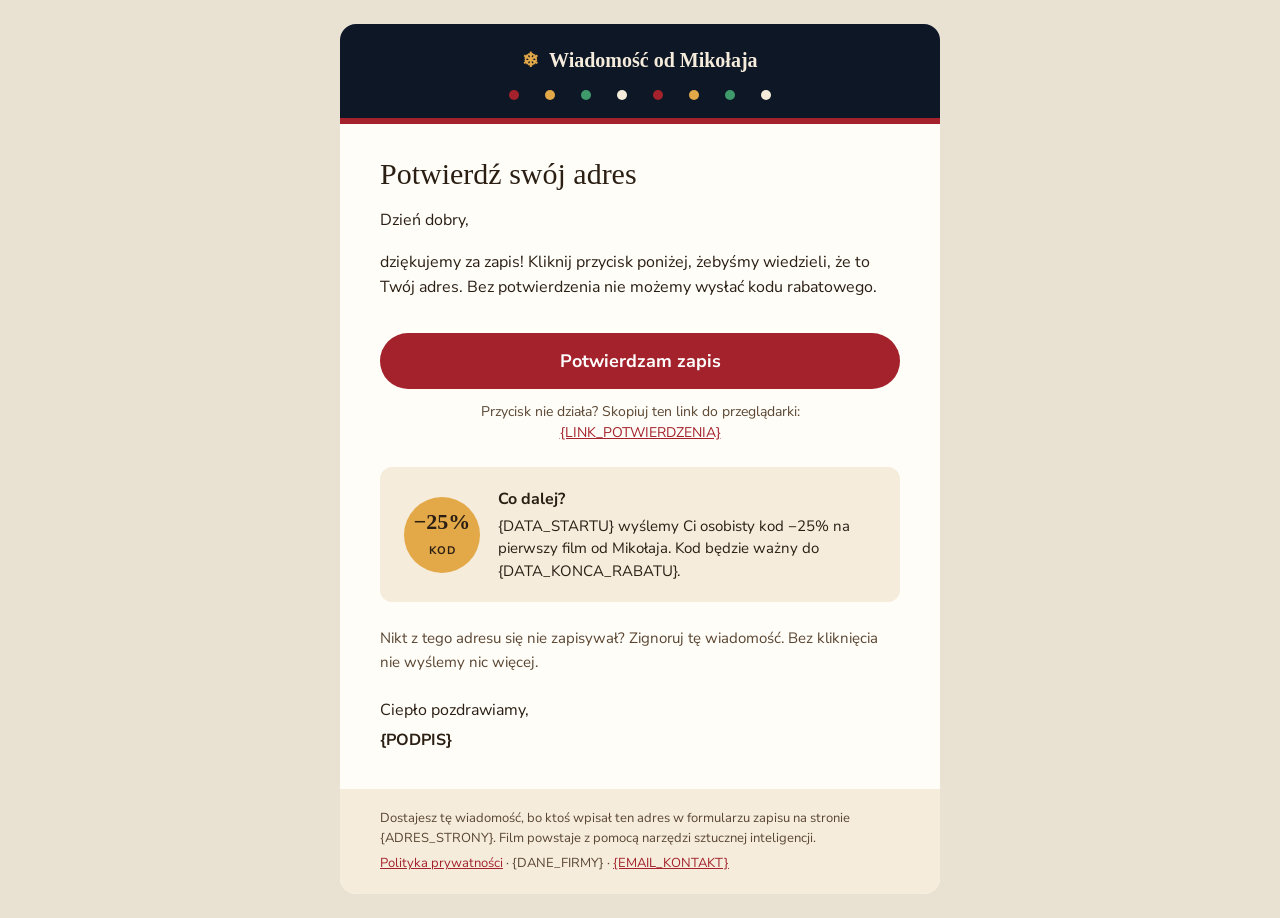
<file: szablony/email_zapis_1_potwierdzenie.html>
<!DOCTYPE html>
<html lang="pl">
<head>
<meta charset="utf-8">
<meta name="viewport" content="width=device-width, initial-scale=1">
<meta name="x-apple-disable-message-reformatting">
<title>Potwierdź zapis i odbierz kod −25%</title>
<link href="https://fonts.googleapis.com/css2?family=Nunito+Sans:wght@400;700&display=swap" rel="stylesheet">
<style>
  @media (max-width: 620px) {
    .container { width: 100% !important; }
    .px { padding-left: 24px !important; padding-right: 24px !important; }
    .h1 { font-size: 26px !important; }
  }
</style>
</head>
<body style="margin:0; padding:0; background:#e9e1d2;">
<div style="display:none; max-height:0; overflow:hidden; mso-hide:all;">Jedno kliknięcie, a w dniu startu dostaniesz kod rabatowy.&#847; &#847; &#847; &#847; &#847; &#847; &#847; &#847;</div>
<table role="presentation" width="100%" cellpadding="0" cellspacing="0" border="0" style="background:#e9e1d2;">
<tr><td align="center" style="padding:24px 12px;">
<table role="presentation" class="container" width="600" cellpadding="0" cellspacing="0" border="0" style="width:600px; max-width:600px; background:#fffdf8; border-radius:16px; overflow:hidden;">

  <!-- Nagłówek -->
  <tr><td align="center" style="background:#0e1726; padding:24px 32px 18px; font-family:Georgia,'Times New Roman',serif; font-size:20px; font-weight:bold; color:#f5ecdc;">
    <span style="color:#e3a948;">&#10052;&#xFE0E;</span>&nbsp; Wiadomość od Mikołaja
  </td></tr>
  <!-- Lampki -->
  <tr><td align="center" style="background:#0e1726; padding:0 0 18px; font-size:0; line-height:0;">
    <span style="display:inline-block; width:10px; height:10px; border-radius:50%; background:#a3222b; margin:0 13px;"></span><span style="display:inline-block; width:10px; height:10px; border-radius:50%; background:#e3a948; margin:0 13px;"></span><span style="display:inline-block; width:10px; height:10px; border-radius:50%; background:#3f9a6b; margin:0 13px;"></span><span style="display:inline-block; width:10px; height:10px; border-radius:50%; background:#f5ecdc; margin:0 13px;"></span><span style="display:inline-block; width:10px; height:10px; border-radius:50%; background:#a3222b; margin:0 13px;"></span><span style="display:inline-block; width:10px; height:10px; border-radius:50%; background:#e3a948; margin:0 13px;"></span><span style="display:inline-block; width:10px; height:10px; border-radius:50%; background:#3f9a6b; margin:0 13px;"></span><span style="display:inline-block; width:10px; height:10px; border-radius:50%; background:#f5ecdc; margin:0 13px;"></span>
  </td></tr>
  <tr><td style="background:#a3222b; height:6px; font-size:0; line-height:0;">&nbsp;</td></tr>

  <!-- Treść -->
  <tr><td class="px" style="padding:32px 40px 8px; font-family:'Nunito Sans',Arial,Helvetica,sans-serif; font-size:16px; line-height:1.6; color:#2b1f14;">
    <h1 class="h1" style="margin:0 0 16px; font-family:Georgia,'Times New Roman',serif; font-size:30px; line-height:1.2; font-weight:normal; color:#2b1f14;">Potwierdź swój adres</h1>
    <p style="margin:0 0 16px;">Dzień dobry,</p>
    <p style="margin:0 0 24px;">dziękujemy za zapis! Kliknij przycisk poniżej, żebyśmy wiedzieli, że to Twój adres. Bez potwierdzenia nie możemy wysłać kodu rabatowego.</p>
  </td></tr>

  <!-- Przycisk -->
  <tr><td class="px" align="center" style="padding:0 40px 8px;">
    <table role="presentation" width="100%" cellpadding="0" cellspacing="0" border="0">
      <tr><td align="center" bgcolor="#a3222b" style="border-radius:999px;">
        <a href="{LINK_POTWIERDZENIA}" style="display:block; padding:16px 24px; font-family:'Nunito Sans',Arial,Helvetica,sans-serif; font-size:18px; font-weight:bold; color:#ffffff; text-decoration:none; border-radius:999px;">Potwierdzam zapis</a>
      </td></tr>
    </table>
  </td></tr>
  <tr><td class="px" align="center" style="padding:4px 40px 24px; font-family:'Nunito Sans',Arial,Helvetica,sans-serif; font-size:14px; line-height:1.5; color:#5a4632;">
    Przycisk nie działa? Skopiuj ten link do przeglądarki:<br>
    <a href="{LINK_POTWIERDZENIA}" style="color:#a3222b; word-break:break-all;">{LINK_POTWIERDZENIA}</a>
  </td></tr>

  <!-- Co dalej -->
  <tr><td class="px" style="padding:0 40px 24px;">
    <table role="presentation" width="100%" cellpadding="0" cellspacing="0" border="0" style="background:#f5ecdc; border-radius:12px; font-family:'Nunito Sans',Arial,Helvetica,sans-serif; font-size:15px; line-height:1.5; color:#2b1f14;">
      <tr>
        <td valign="middle" style="padding:20px 0 20px 24px; width:76px;">
          <table role="presentation" cellpadding="0" cellspacing="0" border="0"><tr>
            <td align="center" valign="middle" width="76" height="76" bgcolor="#e3a948" style="width:76px; height:76px; border-radius:50%; font-family:Georgia,'Times New Roman',serif; font-size:22px; font-weight:bold; line-height:1.1; color:#2b1f14;">−25%<br><span style="font-family:'Nunito Sans',Arial,Helvetica,sans-serif; font-size:11px; letter-spacing:1px;">KOD</span></td>
          </tr></table>
        </td>
        <td valign="middle" style="padding:20px 24px 20px 18px;">
          <p style="margin:0 0 4px; font-size:16px; font-weight:bold;">Co dalej?</p>
          <p style="margin:0;">{DATA_STARTU} wyślemy Ci osobisty kod −25% na pierwszy film od Mikołaja. Kod będzie ważny do {DATA_KONCA_RABATU}.</p>
        </td>
      </tr>
    </table>
  </td></tr>

  <tr><td class="px" style="padding:0 40px 36px; font-family:'Nunito Sans',Arial,Helvetica,sans-serif; font-size:16px; line-height:1.6; color:#2b1f14;">
    <p style="margin:0 0 24px; font-size:15px; color:#5a4632;">Nikt z tego adresu się nie zapisywał? Zignoruj tę wiadomość. Bez kliknięcia nie wyślemy nic więcej.</p>
    <p style="margin:0 0 4px;">Ciepło pozdrawiamy,</p>
    <p style="margin:0; font-weight:bold;">{PODPIS}</p>
  </td></tr>

  <!-- Stopka -->
  <tr><td class="px" style="background:#f5ecdc; padding:20px 40px; font-family:'Nunito Sans',Arial,Helvetica,sans-serif; font-size:13px; line-height:1.5; color:#5a4632;">
    <p style="margin:0 0 6px;">Dostajesz tę wiadomość, bo ktoś wpisał ten adres w formularzu zapisu na stronie {ADRES_STRONY}. Film powstaje z pomocą narzędzi sztucznej inteligencji.</p>
    <p style="margin:0;"><a href="{LINK_PRYWATNOSC}" style="color:#a3222b;">Polityka prywatności</a> · {DANE_FIRMY} · <a href="mailto:{EMAIL_KONTAKT}" style="color:#a3222b;">{EMAIL_KONTAKT}</a></p>
  </td></tr>

</table>
</td></tr>
</table>
</body>
</html>
</file>
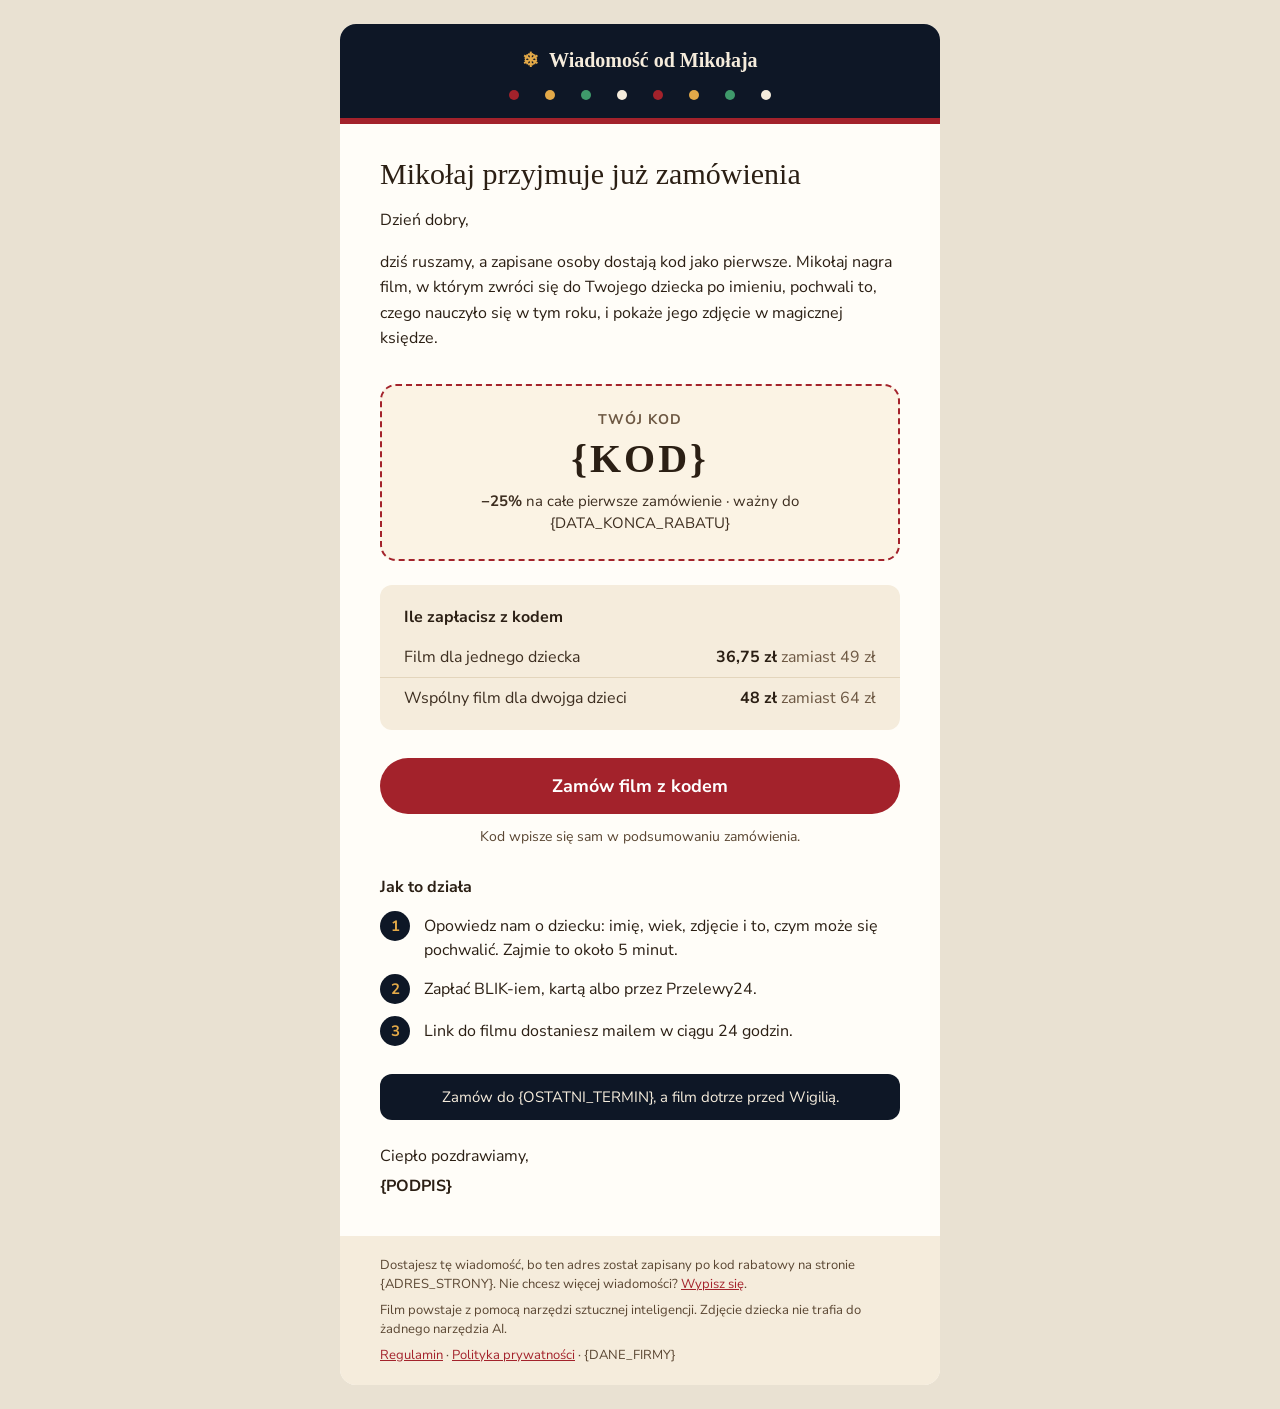
<file: szablony/email_zapis_2_start.html>
<!DOCTYPE html>
<html lang="pl">
<head>
<meta charset="utf-8">
<meta name="viewport" content="width=device-width, initial-scale=1">
<meta name="x-apple-disable-message-reformatting">
<title>Startujemy! Twój kod −25% na film od Mikołaja</title>
<link href="https://fonts.googleapis.com/css2?family=Nunito+Sans:wght@400;700&display=swap" rel="stylesheet">
<style>
  @media (max-width: 620px) {
    .container { width: 100% !important; }
    .px { padding-left: 24px !important; padding-right: 24px !important; }
    .h1 { font-size: 26px !important; }
    .code { font-size: 30px !important; letter-spacing: 2px !important; }
    .price-row td { display: block !important; width: 100% !important; text-align: left !important; }
  }
</style>
</head>
<body style="margin:0; padding:0; background:#e9e1d2;">
<div style="display:none; max-height:0; overflow:hidden; mso-hide:all;">Kod jest ważny do {DATA_KONCA_RABATU}. Link otworzy formularz z kodem.&#847; &#847; &#847; &#847; &#847; &#847; &#847; &#847;</div>
<table role="presentation" width="100%" cellpadding="0" cellspacing="0" border="0" style="background:#e9e1d2;">
<tr><td align="center" style="padding:24px 12px;">
<table role="presentation" class="container" width="600" cellpadding="0" cellspacing="0" border="0" style="width:600px; max-width:600px; background:#fffdf8; border-radius:16px; overflow:hidden;">

  <!-- Nagłówek -->
  <tr><td align="center" style="background:#0e1726; padding:24px 32px 18px; font-family:Georgia,'Times New Roman',serif; font-size:20px; font-weight:bold; color:#f5ecdc;">
    <span style="color:#e3a948;">&#10052;&#xFE0E;</span>&nbsp; Wiadomość od Mikołaja
  </td></tr>
  <!-- Lampki -->
  <tr><td align="center" style="background:#0e1726; padding:0 0 18px; font-size:0; line-height:0;">
    <span style="display:inline-block; width:10px; height:10px; border-radius:50%; background:#a3222b; margin:0 13px;"></span><span style="display:inline-block; width:10px; height:10px; border-radius:50%; background:#e3a948; margin:0 13px;"></span><span style="display:inline-block; width:10px; height:10px; border-radius:50%; background:#3f9a6b; margin:0 13px;"></span><span style="display:inline-block; width:10px; height:10px; border-radius:50%; background:#f5ecdc; margin:0 13px;"></span><span style="display:inline-block; width:10px; height:10px; border-radius:50%; background:#a3222b; margin:0 13px;"></span><span style="display:inline-block; width:10px; height:10px; border-radius:50%; background:#e3a948; margin:0 13px;"></span><span style="display:inline-block; width:10px; height:10px; border-radius:50%; background:#3f9a6b; margin:0 13px;"></span><span style="display:inline-block; width:10px; height:10px; border-radius:50%; background:#f5ecdc; margin:0 13px;"></span>
  </td></tr>
  <tr><td style="background:#a3222b; height:6px; font-size:0; line-height:0;">&nbsp;</td></tr>

  <!-- Treść -->
  <tr><td class="px" style="padding:32px 40px 8px; font-family:'Nunito Sans',Arial,Helvetica,sans-serif; font-size:16px; line-height:1.6; color:#2b1f14;">
    <h1 class="h1" style="margin:0 0 16px; font-family:Georgia,'Times New Roman',serif; font-size:30px; line-height:1.2; font-weight:normal; color:#2b1f14;">Mikołaj przyjmuje już zamówienia</h1>
    <p style="margin:0 0 16px;">Dzień dobry,</p>
    <p style="margin:0 0 24px;">dziś ruszamy, a zapisane osoby dostają kod jako pierwsze. Mikołaj nagra film, w którym zwróci się do Twojego dziecka po imieniu, pochwali to, czego nauczyło się w tym roku, i pokaże jego zdjęcie w magicznej księdze.</p>
  </td></tr>

  <!-- Kod -->
  <tr><td class="px" style="padding:0 40px 24px;">
    <table role="presentation" width="100%" cellpadding="0" cellspacing="0" border="0" style="border:2px dashed #a3222b; border-radius:16px; background:#fbf3e4;">
      <tr><td align="center" style="padding:24px; font-family:'Nunito Sans',Arial,Helvetica,sans-serif; color:#2b1f14;">
        <p style="margin:0 0 6px; font-size:14px; font-weight:bold; letter-spacing:1px; text-transform:uppercase; color:#6d5843;">Twój kod</p>
        <p class="code" style="margin:0 0 8px; font-family:Georgia,'Times New Roman',serif; font-size:40px; font-weight:bold; letter-spacing:3px; color:#2b1f14;">{KOD}</p>
        <p style="margin:0; font-size:15px; line-height:1.5; color:#3d2e20;"><strong>−25%</strong> na całe pierwsze zamówienie · ważny do {DATA_KONCA_RABATU}</p>
      </td></tr>
    </table>
  </td></tr>

  <!-- Ceny z kodem -->
  <tr><td class="px" style="padding:0 40px 28px;">
    <table role="presentation" width="100%" cellpadding="0" cellspacing="0" border="0" style="background:#f5ecdc; border-radius:12px; font-family:'Nunito Sans',Arial,Helvetica,sans-serif; font-size:16px; line-height:1.5; color:#2b1f14;">
      <tr><td colspan="2" style="padding:20px 24px 8px; font-weight:bold;">Ile zapłacisz z kodem</td></tr>
      <tr class="price-row"><td style="padding:8px 24px; color:#3d2e20; border-bottom:1px solid #e3d5bc;">Film dla jednego dziecka</td><td align="right" style="padding:8px 24px; border-bottom:1px solid #e3d5bc;"><strong>36,75 zł</strong> <span style="color:#6d5843;">zamiast 49 zł</span></td></tr>
      <tr class="price-row"><td style="padding:8px 24px 20px; color:#3d2e20;">Wspólny film dla dwojga dzieci</td><td align="right" style="padding:8px 24px 20px;"><strong>48 zł</strong> <span style="color:#6d5843;">zamiast 64 zł</span></td></tr>
    </table>
  </td></tr>

  <!-- Przycisk -->
  <tr><td class="px" align="center" style="padding:0 40px 8px;">
    <table role="presentation" width="100%" cellpadding="0" cellspacing="0" border="0">
      <tr><td align="center" bgcolor="#a3222b" style="border-radius:999px;">
        <a href="{LINK_ZAMOWIENIA}" style="display:block; padding:16px 24px; font-family:'Nunito Sans',Arial,Helvetica,sans-serif; font-size:18px; font-weight:bold; color:#ffffff; text-decoration:none; border-radius:999px;">Zamów film z kodem</a>
      </td></tr>
    </table>
  </td></tr>
  <tr><td class="px" align="center" style="padding:4px 40px 28px; font-family:'Nunito Sans',Arial,Helvetica,sans-serif; font-size:14px; line-height:1.5; color:#5a4632;">
    Kod wpisze się sam w podsumowaniu zamówienia.
  </td></tr>

  <!-- Jak to działa -->
  <tr><td class="px" style="padding:0 40px 8px; font-family:'Nunito Sans',Arial,Helvetica,sans-serif; font-size:16px; line-height:1.5; color:#2b1f14;">
    <p style="margin:0 0 12px; font-weight:bold;">Jak to działa</p>
    <table role="presentation" width="100%" cellpadding="0" cellspacing="0" border="0" style="font-family:'Nunito Sans',Arial,Helvetica,sans-serif; font-size:16px; line-height:1.5; color:#2b1f14;">
      <tr>
        <td valign="top" width="44" style="padding:0 0 12px;"><table role="presentation" cellpadding="0" cellspacing="0" border="0"><tr><td align="center" valign="middle" width="30" height="30" bgcolor="#0e1726" style="width:30px; height:30px; border-radius:50%; font-size:15px; font-weight:bold; color:#e3a948;">1</td></tr></table></td>
        <td valign="top" style="padding:3px 0 12px;">Opowiedz nam o dziecku: imię, wiek, zdjęcie i to, czym może się pochwalić. Zajmie to około 5 minut.</td>
      </tr>
      <tr>
        <td valign="top" width="44" style="padding:0 0 12px;"><table role="presentation" cellpadding="0" cellspacing="0" border="0"><tr><td align="center" valign="middle" width="30" height="30" bgcolor="#0e1726" style="width:30px; height:30px; border-radius:50%; font-size:15px; font-weight:bold; color:#e3a948;">2</td></tr></table></td>
        <td valign="top" style="padding:3px 0 12px;">Zapłać BLIK-iem, kartą albo przez Przelewy24.</td>
      </tr>
      <tr>
        <td valign="top" width="44" style="padding:0 0 12px;"><table role="presentation" cellpadding="0" cellspacing="0" border="0"><tr><td align="center" valign="middle" width="30" height="30" bgcolor="#0e1726" style="width:30px; height:30px; border-radius:50%; font-size:15px; font-weight:bold; color:#e3a948;">3</td></tr></table></td>
        <td valign="top" style="padding:3px 0 12px;">Link do filmu dostaniesz mailem w ciągu 24 godzin.</td>
      </tr>
    </table>
  </td></tr>

  <!-- Termin -->
  <tr><td class="px" style="padding:8px 40px 24px;">
    <table role="presentation" width="100%" cellpadding="0" cellspacing="0" border="0">
      <tr><td align="center" bgcolor="#0e1726" style="padding:12px 16px; border-radius:12px; font-family:'Nunito Sans',Arial,Helvetica,sans-serif; font-size:15px; line-height:1.5; color:#f5ecdc;">Zamów do {OSTATNI_TERMIN}, a film dotrze przed Wigilią.</td></tr>
    </table>
  </td></tr>

  <tr><td class="px" style="padding:0 40px 36px; font-family:'Nunito Sans',Arial,Helvetica,sans-serif; font-size:16px; line-height:1.6; color:#2b1f14;">
    <p style="margin:0 0 4px;">Ciepło pozdrawiamy,</p>
    <p style="margin:0; font-weight:bold;">{PODPIS}</p>
  </td></tr>

  <!-- Stopka -->
  <tr><td class="px" style="background:#f5ecdc; padding:20px 40px; font-family:'Nunito Sans',Arial,Helvetica,sans-serif; font-size:13px; line-height:1.5; color:#5a4632;">
    <p style="margin:0 0 6px;">Dostajesz tę wiadomość, bo ten adres został zapisany po kod rabatowy na stronie {ADRES_STRONY}. Nie chcesz więcej wiadomości? <a href="{LINK_WYPISANIA}" style="color:#a3222b;">Wypisz się</a>.</p>
    <p style="margin:0 0 6px;">Film powstaje z pomocą narzędzi sztucznej inteligencji. Zdjęcie dziecka nie trafia do żadnego narzędzia AI.</p>
    <p style="margin:0;"><a href="{LINK_REGULAMIN}" style="color:#a3222b;">Regulamin</a> · <a href="{LINK_PRYWATNOSC}" style="color:#a3222b;">Polityka prywatności</a> · {DANE_FIRMY}</p>
  </td></tr>

</table>
</td></tr>
</table>
</body>
</html>
</file>
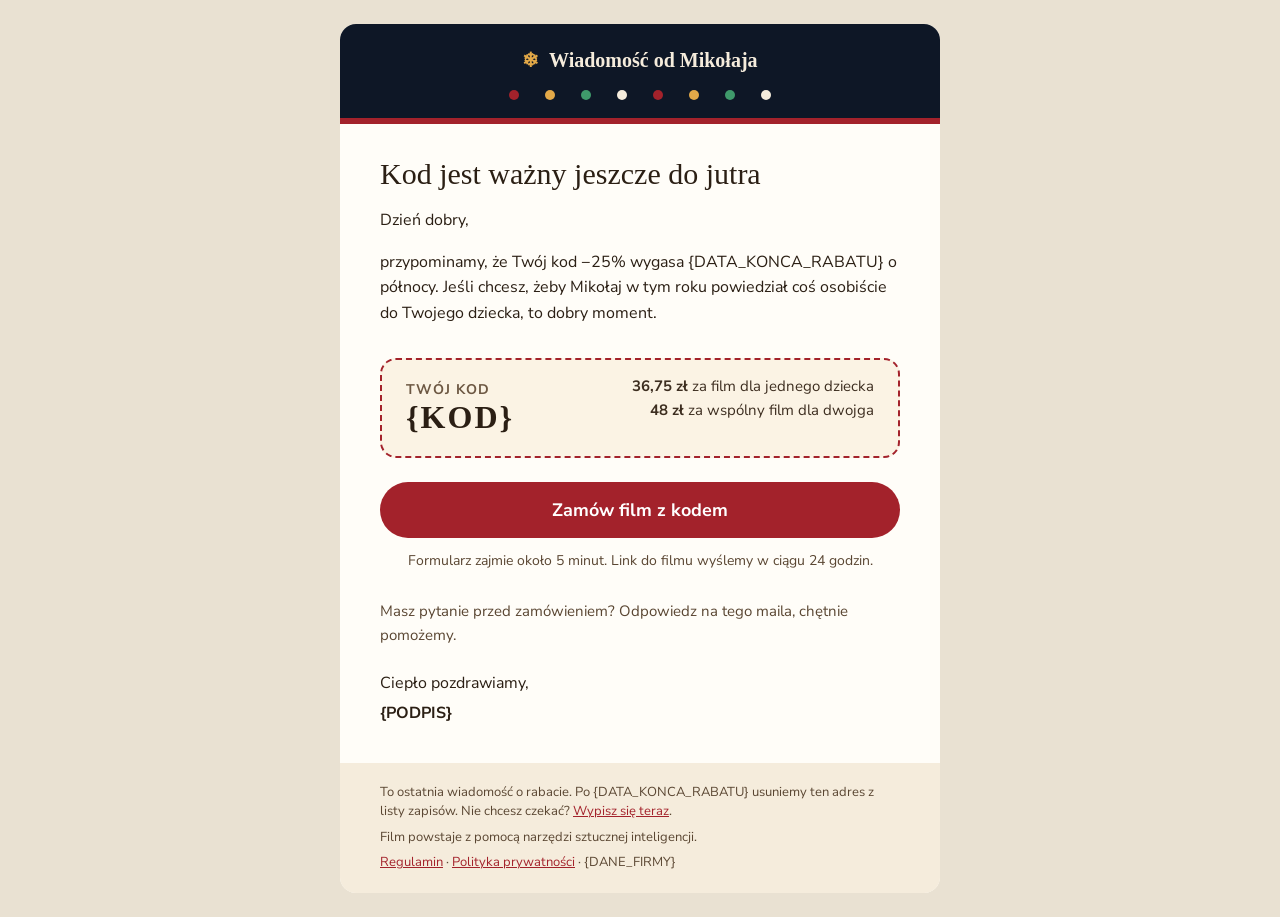
<file: szablony/email_zapis_3_ostatni_dzien.html>
<!DOCTYPE html>
<html lang="pl">
<head>
<meta charset="utf-8">
<meta name="viewport" content="width=device-width, initial-scale=1">
<meta name="x-apple-disable-message-reformatting">
<title>Twój kod −25% jest ważny jeszcze do jutra</title>
<link href="https://fonts.googleapis.com/css2?family=Nunito+Sans:wght@400;700&display=swap" rel="stylesheet">
<style>
  @media (max-width: 620px) {
    .container { width: 100% !important; }
    .px { padding-left: 24px !important; padding-right: 24px !important; }
    .h1 { font-size: 26px !important; }
    .stack { display: block !important; width: 100% !important; text-align: left !important; }
  }
</style>
</head>
<body style="margin:0; padding:0; background:#e9e1d2;">
<div style="display:none; max-height:0; overflow:hidden; mso-hide:all;">Zostały 24 godziny, żeby zamówić film od Mikołaja taniej.&#847; &#847; &#847; &#847; &#847; &#847; &#847; &#847;</div>
<table role="presentation" width="100%" cellpadding="0" cellspacing="0" border="0" style="background:#e9e1d2;">
<tr><td align="center" style="padding:24px 12px;">
<table role="presentation" class="container" width="600" cellpadding="0" cellspacing="0" border="0" style="width:600px; max-width:600px; background:#fffdf8; border-radius:16px; overflow:hidden;">

  <!-- Nagłówek -->
  <tr><td align="center" style="background:#0e1726; padding:24px 32px 18px; font-family:Georgia,'Times New Roman',serif; font-size:20px; font-weight:bold; color:#f5ecdc;">
    <span style="color:#e3a948;">&#10052;&#xFE0E;</span>&nbsp; Wiadomość od Mikołaja
  </td></tr>
  <!-- Lampki -->
  <tr><td align="center" style="background:#0e1726; padding:0 0 18px; font-size:0; line-height:0;">
    <span style="display:inline-block; width:10px; height:10px; border-radius:50%; background:#a3222b; margin:0 13px;"></span><span style="display:inline-block; width:10px; height:10px; border-radius:50%; background:#e3a948; margin:0 13px;"></span><span style="display:inline-block; width:10px; height:10px; border-radius:50%; background:#3f9a6b; margin:0 13px;"></span><span style="display:inline-block; width:10px; height:10px; border-radius:50%; background:#f5ecdc; margin:0 13px;"></span><span style="display:inline-block; width:10px; height:10px; border-radius:50%; background:#a3222b; margin:0 13px;"></span><span style="display:inline-block; width:10px; height:10px; border-radius:50%; background:#e3a948; margin:0 13px;"></span><span style="display:inline-block; width:10px; height:10px; border-radius:50%; background:#3f9a6b; margin:0 13px;"></span><span style="display:inline-block; width:10px; height:10px; border-radius:50%; background:#f5ecdc; margin:0 13px;"></span>
  </td></tr>
  <tr><td style="background:#a3222b; height:6px; font-size:0; line-height:0;">&nbsp;</td></tr>

  <!-- Treść -->
  <tr><td class="px" style="padding:32px 40px 8px; font-family:'Nunito Sans',Arial,Helvetica,sans-serif; font-size:16px; line-height:1.6; color:#2b1f14;">
    <h1 class="h1" style="margin:0 0 16px; font-family:Georgia,'Times New Roman',serif; font-size:30px; line-height:1.2; font-weight:normal; color:#2b1f14;">Kod jest ważny jeszcze do jutra</h1>
    <p style="margin:0 0 16px;">Dzień dobry,</p>
    <p style="margin:0 0 24px;">przypominamy, że Twój kod −25% wygasa {DATA_KONCA_RABATU} o północy. Jeśli chcesz, żeby Mikołaj w tym roku powiedział coś osobiście do Twojego dziecka, to dobry moment.</p>
  </td></tr>

  <!-- Kod -->
  <tr><td class="px" style="padding:0 40px 24px;">
    <table role="presentation" width="100%" cellpadding="0" cellspacing="0" border="0" style="border:2px dashed #a3222b; border-radius:16px; background:#fbf3e4; font-family:'Nunito Sans',Arial,Helvetica,sans-serif; color:#2b1f14;">
      <tr>
        <td class="stack" valign="middle" style="padding:20px 24px;">
          <p style="margin:0; font-size:14px; font-weight:bold; letter-spacing:1px; text-transform:uppercase; color:#6d5843;">Twój kod</p>
          <p style="margin:0; font-family:Georgia,'Times New Roman',serif; font-size:32px; font-weight:bold; letter-spacing:2px;">{KOD}</p>
        </td>
        <td class="stack" valign="middle" align="right" style="padding:0 24px 20px; font-size:15px; line-height:1.6; color:#3d2e20;">
          <strong>36,75 zł</strong> za film dla jednego dziecka<br><strong>48 zł</strong> za wspólny film dla dwojga
        </td>
      </tr>
    </table>
  </td></tr>

  <!-- Przycisk -->
  <tr><td class="px" align="center" style="padding:0 40px 8px;">
    <table role="presentation" width="100%" cellpadding="0" cellspacing="0" border="0">
      <tr><td align="center" bgcolor="#a3222b" style="border-radius:999px;">
        <a href="{LINK_ZAMOWIENIA}" style="display:block; padding:16px 24px; font-family:'Nunito Sans',Arial,Helvetica,sans-serif; font-size:18px; font-weight:bold; color:#ffffff; text-decoration:none; border-radius:999px;">Zamów film z kodem</a>
      </td></tr>
    </table>
  </td></tr>
  <tr><td class="px" align="center" style="padding:4px 40px 28px; font-family:'Nunito Sans',Arial,Helvetica,sans-serif; font-size:14px; line-height:1.5; color:#5a4632;">
    Formularz zajmie około 5 minut. Link do filmu wyślemy w ciągu 24 godzin.
  </td></tr>

  <tr><td class="px" style="padding:0 40px 36px; font-family:'Nunito Sans',Arial,Helvetica,sans-serif; font-size:16px; line-height:1.6; color:#2b1f14;">
    <p style="margin:0 0 24px; font-size:15px; color:#5a4632;">Masz pytanie przed zamówieniem? Odpowiedz na tego maila, chętnie pomożemy.</p>
    <p style="margin:0 0 4px;">Ciepło pozdrawiamy,</p>
    <p style="margin:0; font-weight:bold;">{PODPIS}</p>
  </td></tr>

  <!-- Stopka -->
  <tr><td class="px" style="background:#f5ecdc; padding:20px 40px; font-family:'Nunito Sans',Arial,Helvetica,sans-serif; font-size:13px; line-height:1.5; color:#5a4632;">
    <p style="margin:0 0 6px;">To ostatnia wiadomość o rabacie. Po {DATA_KONCA_RABATU} usuniemy ten adres z listy zapisów. Nie chcesz czekać? <a href="{LINK_WYPISANIA}" style="color:#a3222b;">Wypisz się teraz</a>.</p>
    <p style="margin:0 0 6px;">Film powstaje z pomocą narzędzi sztucznej inteligencji.</p>
    <p style="margin:0;"><a href="{LINK_REGULAMIN}" style="color:#a3222b;">Regulamin</a> · <a href="{LINK_PRYWATNOSC}" style="color:#a3222b;">Polityka prywatności</a> · {DANE_FIRMY}</p>
  </td></tr>

</table>
</td></tr>
</table>
</body>
</html>
</file>
<file: strona/css/style.css>
/* Wiadomość od Mikołaja – wspólne style strony głównej, zamówienia i potwierdzenia.
   Kolory i fonty jak w projekcie na kanwie. Dwa kolory akcentu (--accent, --red)
   da się zmienić w jednym miejscu, tak jak przełączniki w projekcie. */

:root {
  --accent: #e3a948;
  --red: #a3222b;
  --red-dark: #8a1c23;

  --navy: #0e1726;
  --navy-deep: #0a111d;
  --navy-video: #1b2a44;
  --line-dark: #3a4a63;
  --border-dark: #5d6b86;
  --text-dark: #c9d2e3;
  --text-dark-muted: #a9b4c9;
  --link-dark: #d5dceb;

  --cream: #f5ecdc;
  --paper: #fbf6ec;
  --paper-light: #fffdf8;
  --beige: #f3e6cf;
  --sand: #e3d5bc;
  --sand-dark: #d8c6a5;
  --field-border: #cdb994;
  --gold: #c9a24a;
  --green: #2f7a55;

  --ink: #2b1f14;
  --ink-muted: #5a4632;
  --ink-soft: #6d5843;

  --serif: "Fraunces", Georgia, "Times New Roman", serif;
  --sans: "Nunito Sans", system-ui, -apple-system, "Segoe UI", Arial, sans-serif;
  --hand: "Caveat", "Comic Sans MS", cursive;

  --container: 1160px;
  --gutter: 24px;
}

/* --- podstawy --------------------------------------------------------------- */

*, *::before, *::after { box-sizing: border-box; }
[hidden] { display: none !important; }

html { scroll-behavior: smooth; }
@media (prefers-reduced-motion: reduce) { html { scroll-behavior: auto; } }

body {
  margin: 0;
  background: var(--cream);
  color: var(--ink);
  font-family: var(--sans);
  font-size: 18px;
  line-height: 1.6;
  -webkit-font-smoothing: antialiased;
}
body.page-form, body.page-confirm { font-size: 17px; line-height: 1.55; }

img, svg, video { max-width: 100%; }
h1, h2, h3, p, ul, ol, dl, dd { margin: 0; }
a { color: var(--ink); }
a:hover { color: #000; }

:focus-visible { outline: 3px solid var(--red); outline-offset: 3px; }
.dark :focus-visible { outline-color: var(--accent); }

.sprite { position: absolute; width: 0; height: 0; overflow: hidden; }

.visually-hidden {
  position: absolute !important; width: 1px; height: 1px; overflow: hidden;
  clip: rect(0 0 0 0); clip-path: inset(50%); white-space: nowrap;
}

.skip-link {
  position: absolute; left: 12px; top: -60px; z-index: 10;
  padding: 10px 16px; border-radius: 8px; background: var(--accent); color: var(--ink);
  font-weight: 700; text-decoration: none;
}
.skip-link:focus { top: 12px; }

.container { max-width: var(--container); margin: 0 auto; padding-left: var(--gutter); padding-right: var(--gutter); }
.container--narrow { max-width: 820px; }
.container--slim { max-width: 760px; }

.dark { background: var(--navy); color: var(--cream); }

.icon { flex: none; display: inline-block; }
.icon--16 { width: 16px; height: 16px; }
.icon--18 { width: 18px; height: 18px; }
.icon--20 { width: 20px; height: 20px; }
.icon--24 { width: 24px; height: 24px; }
.icon--28 { width: 28px; height: 28px; }
.icon--30 { width: 30px; height: 30px; }
.icon--32 { width: 32px; height: 32px; }
.icon--36 { width: 36px; height: 36px; }
.icon--64 { width: 64px; height: 64px; }

.divider { display: block; position: relative; }

.muted { color: var(--ink-muted); }

/* --- przyciski ---------------------------------------------------------------- */

.btn {
  display: inline-flex; align-items: center; justify-content: center; gap: 10px;
  min-height: 52px; padding: 0 28px; border-radius: 999px; border: none;
  font: inherit; font-size: 18px; font-weight: 700; line-height: 1.2;
  text-decoration: none; cursor: pointer; text-align: center;
}
.btn--small { min-height: 44px; padding: 0 20px; font-size: 16px; }
.btn--large { min-height: 56px; padding: 0 32px; }
.btn--block { display: flex; width: 100%; }
.btn--red { background: var(--red); color: #fff; }
.btn--red:hover { background: var(--red-dark); color: #fff; }
.btn--accent { background: var(--accent); color: var(--ink); }
.btn--accent:hover { background: #ebbb68; color: var(--ink); }
.btn--ring { box-shadow: 0 0 0 3px var(--navy), 0 0 0 5px var(--accent); }
.btn--ring-light { box-shadow: 0 0 0 3px var(--cream), 0 0 0 5px var(--accent); }
.btn--outline-dark { padding: 0 24px; border: 1.5px solid var(--border-dark); background: transparent; color: var(--cream); font-weight: 600; }
.btn--outline-dark:hover { border-color: var(--cream); color: var(--cream); }
.btn--outline { padding: 0 22px; border: 1.5px solid #b9a37f; background: transparent; color: var(--ink); font-size: 17px; font-weight: 600; }
.btn--outline:hover { background: var(--beige); }
.btn--text { min-height: 52px; padding: 0 18px; border: none; background: transparent; color: var(--red-dark); font: inherit; font-weight: 600; text-decoration: underline; cursor: pointer; }
.btn[disabled], .btn[aria-disabled="true"] { opacity: .6; cursor: progress; }

/* --- śnieg i lampki --------------------------------------------------------------- */

.snow { position: relative; overflow: hidden; }
.flake {
  position: absolute; top: -12px; left: var(--x, 50%);
  width: var(--s, 5px); height: var(--s, 5px); opacity: var(--o, .6);
  border-radius: 50%; background: #fff; pointer-events: none;
  animation: snow var(--d, 15s) linear infinite; animation-delay: var(--delay, 0s);
}
@keyframes snow {
  0% { transform: translate(0, -10px); }
  50% { transform: translate(16px, calc(var(--fall, 100vh) / 2)); }
  100% { transform: translate(-6px, var(--fall, 100vh)); }
}
.bulb { animation: twinkle 2.4s ease-in-out infinite; }
@keyframes twinkle { 0%, 100% { opacity: 1; } 50% { opacity: .45; } }
@media (prefers-reduced-motion: reduce) { .flake, .bulb { animation: none; } }

/* --- pasek promocji, nagłówek, stopka --------------------------------------------- */

.promo-bar {
  display: flex; flex-wrap: wrap; justify-content: center; align-items: center; gap: 10px;
  padding: 8px var(--gutter); background: var(--red); color: #fff;
  font-size: 15px; font-weight: 600; text-align: center;
}

.nav {
  display: flex; flex-wrap: wrap; align-items: center; justify-content: space-between; gap: 16px;
  padding-top: 18px; padding-bottom: 10px;
}
.brand {
  display: inline-flex; align-items: center; gap: 10px;
  color: var(--cream); text-decoration: none;
  font-family: var(--serif); font-weight: 600; font-size: 22px;
}
.brand:hover { color: #fff; }
.nav__links { display: flex; flex-wrap: wrap; align-items: center; gap: 8px 28px; font-size: 16px; }
.nav__links a:not(.btn) { color: var(--link-dark); text-decoration: none; }
.nav__links a:not(.btn):hover { color: #fff; text-decoration: underline; }
.garland { display: block; }

.site-footer { background: var(--navy-deep); color: var(--text-dark-muted); padding: 40px 0; font-size: 15px; }
.site-footer__inner { display: flex; flex-wrap: wrap; justify-content: space-between; gap: 16px 32px; }
.site-footer__inner > p { max-width: 36em; }
.site-footer__links { display: flex; flex-wrap: wrap; gap: 8px 24px; }
.site-footer__links a { color: var(--link-dark); }
.site-footer__links a:hover { color: #fff; }

/* --- sekcje i nagłówki ------------------------------------------------------------- */

.section { padding: 80px 0 96px; }
.section--flush-top { padding-top: 0; }

.eyebrow {
  display: flex; align-items: center; gap: 12px; margin-bottom: 12px;
  font-size: 14px; font-weight: 700; letter-spacing: .08em; text-transform: uppercase;
}
.eyebrow--red { color: var(--red); }
.eyebrow--accent { color: var(--accent); }
.eyebrow__mark { width: 40px; height: 12px; flex: none; }

.section__title {
  margin-bottom: 12px;
  font-family: var(--serif); font-weight: 600; font-size: clamp(32px, 3.6vw, 44px); line-height: 1.15;
}
.section__title--sm { margin-bottom: 16px; font-size: clamp(30px, 3.2vw, 40px); }
.section__title--sm-gap { margin-bottom: 16px; }
.section__title--md-gap { margin-bottom: 32px; }
.section__title--spaced { margin-bottom: 48px; }
.section__lead { max-width: 40em; margin-bottom: 48px; color: var(--ink-muted); }
.section__lead--tight { margin-bottom: 24px; }

/* --- strona główna: hero ------------------------------------------------------------ */

.hero { padding-top: 40px; }
.hero__baubles { position: absolute; top: 0; right: 2%; pointer-events: none; }
.hero__inner {
  position: relative; display: flex; flex-wrap: wrap; align-items: center; gap: 56px; padding-bottom: 40px;
}
.hero__text { flex: 1 1 440px; min-width: 0; }
.hero__kicker {
  display: inline-flex; align-items: center; gap: 10px; margin-bottom: 16px;
  color: var(--accent); font-size: 14px; font-weight: 700; letter-spacing: .08em; text-transform: uppercase;
}
.hero__title {
  margin-bottom: 24px;
  font-family: var(--serif); font-weight: 600; font-size: clamp(40px, 5.2vw, 64px); line-height: 1.08;
}
.hero__title em { color: var(--accent); font-style: italic; }
.hero__lead { max-width: 34em; margin-bottom: 32px; color: var(--text-dark); font-size: 20px; }
.hero__actions { display: flex; flex-wrap: wrap; gap: 12px; margin-bottom: 28px; }
.hero__note { color: var(--text-dark-muted); font-size: 15px; }
.hero__media { flex: 1 1 460px; min-width: 0; padding-top: 24px; }
.hero__media-note { margin-top: 18px; color: var(--text-dark-muted); font-size: 15px; text-align: center; }

.gift-frame {
  position: relative; padding: 10px; border-radius: 24px; background: var(--gold);
  box-shadow: 0 30px 60px rgba(0, 0, 0, .4);
}
.gift-frame__bow { position: absolute; top: -40px; left: 50%; margin-left: -60px; }

.video {
  position: relative; aspect-ratio: 16 / 9; overflow: hidden;
  display: flex; align-items: center; justify-content: center;
  border-radius: 16px; background: var(--navy-video) center / cover no-repeat;
}
.video video { position: absolute; inset: 0; width: 100%; height: 100%; background: #000; }
.video__play {
  width: 84px; height: 84px; border-radius: 50%; border: none; cursor: pointer;
  display: flex; align-items: center; justify-content: center;
  background: var(--accent); color: var(--ink);
  transition: transform .15s ease;
}
.video__play:hover { transform: scale(1.06); }
.video__caption { position: absolute; left: 20px; bottom: 16px; color: var(--text-dark); font-size: 14px; }

/* --- strona główna: sceny ------------------------------------------------------------ */

.cards { list-style: none; padding: 0; display: flex; flex-wrap: wrap; gap: 20px; }
.card {
  flex: 1 1 320px; min-width: 0; padding: 24px;
  border: 1px solid var(--sand); border-radius: 16px; background: var(--paper);
}
.card__meta { margin-bottom: 8px; color: var(--ink-soft); font-size: 14px; font-weight: 700; }
.card__title { margin-bottom: 8px; font-family: var(--serif); font-weight: 600; font-size: 22px; line-height: 1.3; }
.card__text { color: var(--ink-muted); font-size: 16px; }
.card--personal { border: none; border-top: 6px solid var(--red); background: var(--navy); color: var(--cream); }
.card--personal .card__meta { display: flex; flex-wrap: wrap; align-items: center; gap: 8px; color: var(--text-dark); }
.card--personal .card__text { color: var(--text-dark); }
.badge { padding: 2px 10px; border-radius: 999px; background: var(--red); color: #fff; }

/* --- strona główna: personalizacja ------------------------------------------------------ */

.split { display: flex; flex-wrap: wrap; align-items: center; gap: 48px; }
.split__text { flex: 1 1 420px; min-width: 0; }
.nice-list {
  flex: 1 1 420px; min-width: 0; position: relative; overflow: hidden; aspect-ratio: 4 / 3;
  display: flex; flex-direction: column; align-items: center; justify-content: center; gap: 12px;
  padding: 32px; border: 1px solid var(--sand-dark); border-radius: 20px; background: #ecdfc4;
}
.nice-list__branch { position: absolute; top: -6px; left: -6px; }
.nice-list__branch--end { top: auto; left: auto; bottom: -6px; right: -6px; transform: rotate(180deg); }
.nice-list__label, .nice-list__name, .nice-list__seal, .nice-list__caption { position: relative; }
.nice-list__label { color: var(--ink-soft); font-size: 14px; font-weight: 700; letter-spacing: .08em; text-transform: uppercase; }
.nice-list__name { font-family: var(--hand); font-weight: 600; font-size: 76px; line-height: 1; color: #3b2412; }
.nice-list__caption { color: var(--ink-soft); font-size: 14px; text-align: center; }

.checklist { list-style: none; padding: 0; display: flex; flex-direction: column; gap: 14px; }
.checklist li { display: flex; align-items: flex-start; gap: 12px; }
.checklist .icon { margin-top: 3px; }

/* --- strona główna: jak to działa ------------------------------------------------------- */

.how__inner { position: relative; padding-top: 56px; padding-bottom: 96px; }
.steps { list-style: none; padding: 0; display: flex; flex-wrap: wrap; gap: 32px; }
.steps > li { flex: 1 1 280px; min-width: 0; }
.step-num {
  width: 56px; height: 56px; margin-bottom: 16px; border-radius: 50%;
  display: flex; align-items: center; justify-content: center;
  background: var(--red); color: #fff; font-family: var(--serif); font-size: 26px; font-weight: 600;
  box-shadow: 0 0 0 4px var(--navy), 0 0 0 6px var(--accent);
}
.steps__title { margin-bottom: 8px; font-family: var(--serif); font-weight: 600; font-size: 24px; line-height: 1.3; }
.steps__text { color: var(--text-dark); font-size: 17px; }

/* --- strona główna: cena ------------------------------------------------------------------ */

.pricing { display: flex; flex-wrap: wrap; align-items: center; gap: 64px 48px; }
.pricing__text { flex: 1 1 380px; min-width: 0; }
.price-card {
  flex: 1 1 420px; min-width: 0; position: relative; scroll-margin-top: 80px;
  border: 1px solid var(--sand); border-radius: 24px; background: var(--paper);
}
.price-card__ribbon { position: absolute; top: 0; bottom: 0; right: 56px; width: 22px; background: var(--red); }
.price-card__bow { position: absolute; top: -46px; right: 7px; }
.price-card__body { position: relative; padding: 40px 104px 40px 40px; }
.price-card__name { margin-bottom: 4px; color: var(--ink-soft); font-weight: 700; }
.price-card__price { margin-bottom: 4px; font-family: var(--serif); font-weight: 700; font-size: 64px; line-height: 1.1; }
.price-card__extra { margin-bottom: 24px; color: var(--ink-muted); }
.price-card__list { list-style: none; padding: 0; margin-bottom: 32px; display: flex; flex-direction: column; gap: 10px; font-size: 17px; }
.price-card__list li { display: flex; gap: 10px; }
.price-card__list .icon { margin-top: 4px; }
.price-card__deadline { margin-top: 16px; color: var(--ink-muted); font-size: 15px; text-align: center; }
@media (max-width: 520px) {
  .price-card__ribbon { right: 28px; width: 16px; }
  .price-card__bow { right: -14px; width: 100px; height: 58px; }
  .price-card__body { padding: 32px 64px 32px 24px; }
}

/* --- strona główna: pytania ------------------------------------------------------------- */

.faq { display: flex; flex-direction: column; border-top: 1px solid var(--sand-dark); }
.faq details { padding: 20px 0; border-bottom: 1px solid var(--sand-dark); }
.faq summary {
  display: flex; justify-content: space-between; gap: 16px;
  font-size: 19px; font-weight: 700; cursor: pointer; list-style: none;
}
.faq summary::-webkit-details-marker { display: none; }
.faq__plus { flex: none; align-self: center; font-size: 24px; line-height: 1; color: var(--red); transition: transform .2s; }
.faq details[open] .faq__plus { transform: rotate(45deg); }
.faq details p { margin-top: 12px; color: var(--ink-muted); }

/* --- strona główna: zachęta na końcu ------------------------------------------------------ */

.final-cta { background: var(--red); color: #fff; text-align: center; }
.final-cta :focus-visible { outline-color: var(--accent); }
.final-cta__inner { position: relative; padding-top: 56px; padding-bottom: 88px; }
.final-cta__flake { margin-bottom: 12px; }
.final-cta__title {
  margin-bottom: 16px;
  font-family: var(--serif); font-weight: 600; font-size: clamp(32px, 3.8vw, 48px); line-height: 1.12;
}
.final-cta__text { margin-bottom: 32px; color: #fde8e6; }

/* --- nagłówek stron zamówienia i potwierdzenia ------------------------------------------------ */

.page-header__bar {
  position: relative; display: flex; flex-wrap: wrap; align-items: center; justify-content: space-between; gap: 12px;
  padding-top: 18px; padding-bottom: 18px;
}
.page-header__back { color: var(--link-dark); font-size: 16px; }
.page-header__back:hover { color: #fff; }
.page-header__body { position: relative; padding-top: 4px; padding-bottom: 36px; }
.page-header__title {
  margin-bottom: 20px;
  font-family: var(--serif); font-weight: 600; font-size: clamp(30px, 4vw, 44px); line-height: 1.1;
}

.progress { list-style: none; padding: 0; display: flex; flex-wrap: wrap; gap: 8px 10px; font-size: 15px; font-weight: 700; }
.progress li {
  display: flex; align-items: center; gap: 8px; padding: 5px 14px 5px 5px;
  border: 1.5px solid var(--line-dark); border-radius: 999px; color: var(--text-dark-muted);
}
.progress__dot {
  width: 26px; height: 26px; border-radius: 50%; flex: none;
  display: flex; align-items: center; justify-content: center;
  background: var(--line-dark); color: #fff; font-size: 14px;
}
.progress li.is-done { color: var(--cream); }
.progress li.is-done .progress__dot { background: var(--green); }
.progress li.is-current { border-color: var(--red); background: var(--red); color: #fff; }
.progress li.is-current .progress__dot { background: #fff; color: var(--red); }

/* --- formularz zamówienia ------------------------------------------------------------------ */

.order-layout {
  display: flex; flex-wrap: wrap; align-items: flex-start; gap: 32px;
  padding-top: 28px; padding-bottom: 96px;
}
.order-main { flex: 999 1 560px; min-width: 0; }

.panel {
  min-width: 0; margin: 0; padding: 28px;
  border: 1px solid var(--sand); border-radius: 20px; background: var(--paper);
}
.panel[hidden] { display: none; }
.panel__body { display: flex; flex-direction: column; gap: 20px; }
.panel__kicker { margin-bottom: 4px; color: var(--red); font-size: 14px; font-weight: 700; letter-spacing: .06em; text-transform: uppercase; }
.panel__title { margin-bottom: 4px; font-family: var(--serif); font-weight: 600; font-size: 28px; line-height: 1.2; }
.panel__title:focus { outline: none; }
.panel__lead { color: var(--ink-muted); }
.panel-legend { padding: 0 10px; margin-left: -10px; font-family: var(--serif); font-weight: 600; font-size: 24px; }

.final-step { display: flex; flex-direction: column; gap: 24px; }
.final-step[hidden] { display: none; }

.row { display: flex; flex-wrap: wrap; gap: 20px; }
.field { flex: 1 1 240px; min-width: 0; display: flex; flex-direction: column; gap: 6px; }
.field--full { flex-basis: 100%; }
.field__label { font-weight: 700; }
.field__optional { font-weight: 400; color: var(--ink-soft); }
.field__hint { color: var(--ink-soft); font-size: 14px; }
.field__error { color: var(--red-dark); font-size: 14px; font-weight: 700; }
.field__error:empty { display: none; }

.input {
  width: 100%; min-height: 48px; padding: 0 14px;
  border: 1.5px solid var(--field-border); border-radius: 12px; background: var(--paper-light);
  font: inherit; color: var(--ink);
}
textarea.input { min-height: 0; padding: 12px 14px; resize: vertical; }
.input:hover { border-color: #b9a37f; }
.input[aria-invalid="true"] { border-color: var(--red); }

.choice-group { min-width: 0; margin: 0; padding: 0; border: none; display: flex; flex-direction: column; gap: 8px; flex: 1 1 240px; }
.choice-group > legend { padding: 0; margin-bottom: 6px; font-weight: 700; }
.choices { display: flex; flex-wrap: wrap; gap: 10px; }
.choice {
  display: flex; align-items: center; gap: 10px; min-height: 48px; padding: 0 16px;
  border: 1.5px solid var(--field-border); border-radius: 12px; background: var(--paper-light); cursor: pointer;
}
.choice:has(input:checked) { border-color: var(--red); background: #fff6f3; }
.choice input { width: 20px; height: 20px; margin: 0; accent-color: var(--red); }

.dropzone {
  display: flex; flex-wrap: wrap; align-items: center; gap: 16px; padding: 20px;
  border: 2px dashed var(--field-border); border-radius: 16px; background: var(--paper-light); cursor: pointer;
}
.dropzone:hover, .dropzone.is-dragover { border-color: var(--red); background: #fff6f3; }
.dropzone.is-invalid { border-color: var(--red); }
.dropzone__icon {
  width: 56px; height: 56px; flex: none; overflow: hidden;
  display: flex; align-items: center; justify-content: center;
  border-radius: 12px; background: var(--beige);
}
.dropzone__icon img { width: 100%; height: 100%; object-fit: cover; }
.dropzone__text { flex: 1 1 220px; min-width: 0; }
.dropzone__hint { color: var(--ink-soft); font-size: 14px; }
.file-input { position: absolute; width: 1px; height: 1px; opacity: 0; }
.file-input:focus-visible + .dropzone, .dropzone:focus-within { outline: 3px solid var(--red); outline-offset: 2px; }

.actions { display: flex; flex-wrap: wrap; justify-content: space-between; align-items: center; gap: 12px; padding-top: 8px; }
.actions--flush { padding-top: 0; }
.actions__next { margin-left: auto; }

.sibling-offer {
  display: flex; flex-wrap: wrap; align-items: center; gap: 12px 16px;
  padding: 16px 18px; border-radius: 16px; background: var(--beige);
}
.sibling-offer p { flex: 1 1 220px; min-width: 0; }
.sibling-offer__note { color: var(--ink-muted); font-size: 15px; }
.btn--add { min-height: 48px; padding: 0 18px; border: 2px solid var(--red); background: var(--paper-light); color: var(--ink); font-size: 17px; }
.btn--add:hover { background: #fff6f3; }

.consents { display: flex; flex-direction: column; gap: 16px; }
.consent { display: flex; align-items: flex-start; gap: 12px; cursor: pointer; }
.consent input { flex: none; width: 22px; height: 22px; margin: 2px 0 0; accent-color: var(--red); }
.consents__note { margin-top: 4px; color: var(--ink-soft); font-size: 14px; }

.form-alert {
  padding: 16px 18px; border: 2px solid var(--red); border-radius: 12px; background: #fff6f3;
  color: var(--red-dark); font-weight: 700;
}
.form-alert[hidden] { display: none; }

/* --- podsumowanie zamówienia (boczna karta) ---------------------------------------------------- */

.summary {
  flex: 1 1 300px; min-width: 0; position: relative; padding: 28px;
  border-radius: 20px; background: var(--navy); color: var(--cream);
}
.summary__bow { position: absolute; top: -34px; right: 20px; }
.summary__title { margin-bottom: 16px; font-family: var(--serif); font-weight: 600; font-size: 24px; line-height: 1.2; }
.summary__title--lg { margin-bottom: 20px; font-size: 26px; }
.summary__children { list-style: none; padding: 0; margin-bottom: 16px; display: flex; flex-direction: column; gap: 8px; }
.summary__children li { display: flex; justify-content: space-between; align-items: center; gap: 12px; }
.summary__child { display: flex; align-items: center; gap: 8px; min-width: 0; overflow-wrap: anywhere; }
.summary__edit {
  min-height: 44px; padding: 0 6px; border: none; background: transparent; cursor: pointer;
  color: var(--link-dark); font: inherit; font-size: 15px; text-decoration: underline;
}
.summary__edit:hover { color: #fff; }
.summary__prices { display: flex; flex-direction: column; gap: 10px; font-size: 16px; }
.summary__prices > div, .summary__details > div { display: flex; justify-content: space-between; gap: 12px; }
.summary__prices dt, .summary__details dt { color: var(--text-dark); }
.summary__prices dd, .summary__details dd { margin: 0; }
.summary__total { margin-top: 2px; padding-top: 12px; border-top: 1px solid var(--line-dark); font-size: 22px; font-weight: 700; }
.summary__total dt { color: var(--cream) !important; }
.summary__total dd { color: var(--accent); }
.summary__note { margin-top: 18px; color: var(--text-dark-muted); font-size: 14px; }
.summary__details { margin-bottom: 24px; display: flex; flex-direction: column; gap: 12px; }
.summary__details > div { flex-wrap: wrap; column-gap: 12px; row-gap: 2px; }
.summary__details dt { white-space: nowrap; }
.summary__details dd { margin-left: auto; min-width: 0; font-weight: 700; text-align: right; overflow-wrap: anywhere; }
.summary__details .summary__total { margin-top: 0; font-size: 20px; }
.summary__actions { display: flex; flex-direction: column; gap: 12px; }
.summary__actions .btn { font-size: 17px; }
.summary__actions .btn--outline-dark { min-height: 52px; }
.summary__privacy { margin-top: 20px; color: var(--text-dark-muted); font-size: 14px; }

/* --- potwierdzenie -------------------------------------------------------------------------- */

.confirm-hero__body { position: relative; max-width: 760px; margin: 0 auto; padding: 32px var(--gutter) 24px; text-align: center; }
.confirm-hero__art { margin-bottom: 16px; }
.confirm-hero__title {
  margin-bottom: 16px;
  font-family: var(--serif); font-weight: 600; font-size: clamp(34px, 4.6vw, 56px); line-height: 1.1;
}
.confirm-hero__lead { max-width: 32em; margin: 0 auto; color: var(--text-dark); font-size: 19px; }
.confirm-hero__lead strong { color: var(--cream); overflow-wrap: anywhere; }

.confirm-layout { display: flex; flex-wrap: wrap; align-items: flex-start; gap: 32px; padding-top: 24px; padding-bottom: 96px; }
.confirm-main { flex: 999 1 520px; min-width: 0; display: flex; flex-direction: column; gap: 28px; }
.box { padding: 28px; border: 1px solid var(--sand); border-radius: 20px; background: var(--paper); }
.box__title { margin-bottom: 24px; font-family: var(--serif); font-weight: 600; font-size: 28px; line-height: 1.2; }

.timeline { list-style: none; padding: 0; display: flex; flex-direction: column; }
.timeline li { display: flex; gap: 16px; }
.timeline__rail { flex: none; display: flex; flex-direction: column; align-items: center; }
.timeline__dot {
  width: 40px; height: 40px; border-radius: 50%; flex: none;
  display: flex; align-items: center; justify-content: center; color: #fff;
}
.timeline__dot--done { background: var(--green); }
.timeline__dot--current { background: var(--red); box-shadow: 0 0 0 4px var(--paper), 0 0 0 6px var(--accent); }
.timeline__dot--next { border: 2px solid var(--field-border); color: var(--ink-soft); }
.timeline__line { width: 2px; flex: 1; min-height: 28px; background: var(--sand-dark); }
.timeline__content { padding-bottom: 24px; }
.timeline li:last-child .timeline__content { padding-bottom: 0; }
.timeline__title { margin: 6px 0 2px; font-weight: 700; }
.timeline__text { color: var(--ink-muted); font-size: 15px; }
.tag { margin-left: 6px; padding: 2px 10px; border-radius: 999px; background: var(--red); color: #fff; font-size: 13px; }

.tiles { display: flex; flex-wrap: wrap; gap: 20px; }
.tile { flex: 1 1 240px; min-width: 0; padding: 20px; border: 1px solid var(--sand); border-radius: 16px; background: var(--paper); }
.tile__title { margin-bottom: 6px; font-weight: 700; }
.tile__text { color: var(--ink-muted); font-size: 15px; }

@media (max-width: 480px) {
  :root { --gutter: 16px; }
  .panel, .box, .summary { padding: 22px; }
  .hero__baubles { width: 120px; height: 95px; right: 0; opacity: .7; }
}

/* --- strony informacyjne: 404, regulamin, pytania ------------------------------------------ */

.subpage-hero__body { position: relative; max-width: 820px; margin: 0 auto; padding: 16px var(--gutter) 44px; }
.subpage-hero__body--center { text-align: center; }
.subpage-hero__title {
  margin-bottom: 10px;
  font-family: var(--serif); font-weight: 600; font-size: clamp(34px, 4.4vw, 52px); line-height: 1.1;
}
.subpage-hero__lead { max-width: 34em; color: var(--text-dark); font-size: 19px; }
.subpage-hero__body--center .subpage-hero__lead { margin: 0 auto 28px; }
.subpage-hero__actions { display: flex; flex-wrap: wrap; justify-content: center; gap: 12px; }
.subpage-hero__meta { color: var(--text-dark); }

.note-box { padding: 14px 18px; border-radius: 12px; background: #fbe9c4; color: #5c3b00; font-size: 15px; }
.note-box--legal { margin-bottom: 28px; }

.info-layout { display: flex; flex-wrap: wrap; align-items: flex-start; gap: 40px; padding-top: 36px; padding-bottom: 88px; }
.info-side { flex: 1 1 240px; min-width: 0; max-width: 300px; }
.info-main { flex: 999 1 560px; min-width: 0; max-width: 780px; }
@media (min-width: 900px) { .info-side { position: sticky; top: 24px; } }

.toc { padding: 20px; border: 1px solid var(--sand); border-radius: 16px; background: var(--paper); }
.toc__title, .topics__title { margin-bottom: 10px; color: var(--ink-soft); font-size: 14px; font-weight: 700; letter-spacing: .06em; text-transform: uppercase; }
.toc ol { padding-left: 22px; display: flex; flex-direction: column; gap: 6px; font-size: 15px; }
.toc a { color: var(--ink); }
.toc .btn { margin-top: 16px; font-size: 16px; min-height: 44px; }

.summary-box { margin-bottom: 28px; padding: 20px 22px; border-radius: 16px; background: var(--navy); color: var(--cream); }
.summary-box h2 { margin-bottom: 10px; font-family: var(--serif); font-weight: 600; font-size: 22px; }
.summary-box ul { padding-left: 20px; display: flex; flex-direction: column; gap: 6px; color: var(--link-dark); font-size: 16px; }

.legal-section { padding: 24px 0; border-top: 1px solid var(--sand-dark); scroll-margin-top: 16px; }
.legal-section h2 { margin-bottom: 10px; font-family: var(--serif); font-weight: 600; font-size: 24px; line-height: 1.25; }
.legal-section p + p { margin-top: 10px; }
.legal-section .placeholder { color: var(--ink-soft); font-size: 15px; }

.topics { display: flex; flex-direction: column; gap: 4px; }
.topics a {
  display: flex; justify-content: space-between; align-items: center; min-height: 44px; padding: 0 14px;
  border-radius: 10px; color: var(--ink); font-weight: 600; text-decoration: none;
}
.topics a:hover { background: var(--paper); }
.topics a span { color: var(--ink-soft); font-size: 14px; font-weight: 400; }

.faq-search { display: flex; flex-direction: column; gap: 6px; max-width: 560px; margin: 0 auto; text-align: left; }
.faq-search label { color: var(--link-dark); font-size: 14px; font-weight: 700; }
.faq-search input { min-height: 52px; padding: 0 18px; border: none; border-radius: 999px; background: var(--paper-light); font: inherit; color: var(--ink); }
.faq-group { scroll-margin-top: 16px; }
.faq-group + .faq-group { margin-top: 36px; }
.faq-group__title { margin-bottom: 8px; font-family: var(--serif); font-weight: 600; font-size: 26px; line-height: 1.25; }
.faq-empty { padding: 20px; border-radius: 12px; background: var(--paper); color: var(--ink-muted); }

.contact-box {
  margin-top: 40px; padding: 26px; border-radius: 18px; background: var(--navy); color: var(--cream);
  display: flex; flex-wrap: wrap; align-items: center; gap: 16px 28px;
}
.contact-box > div { flex: 1 1 320px; min-width: 0; }
.contact-box h2 { margin-bottom: 6px; font-family: var(--serif); font-weight: 600; font-size: 24px; }
.contact-box p { color: var(--text-dark); }
.contact-box strong { color: var(--cream); user-select: all; }

.err-art { margin-bottom: 12px; }
.err-cards { display: flex; flex-wrap: wrap; gap: 24px; padding-top: 24px; padding-bottom: 88px; }
.err-card { flex: 2 1 480px; min-width: 0; display: flex; flex-direction: column; gap: 12px; padding: 28px; border: 1px solid var(--sand); border-radius: 20px; background: var(--paper); }
.err-card--side { flex: 1 1 280px; gap: 10px; }
.err-card__kicker { color: var(--red); font-size: 14px; font-weight: 700; letter-spacing: .06em; text-transform: uppercase; }
.err-card h2 { font-family: var(--serif); font-weight: 600; font-size: 28px; line-height: 1.2; }
.err-card--side h2 { font-family: var(--sans); font-size: 18px; font-weight: 700; }
.err-card__row { display: flex; flex-wrap: wrap; align-items: center; gap: 12px 20px; margin-top: 6px; }
.err-card__row strong { user-select: all; }
.err-card ul { list-style: none; padding: 0; display: flex; flex-direction: column; gap: 8px; }
.err-card ul a { font-weight: 600; color: var(--red-dark); }

/* --- baner zgody na cookies (js/cookies.js) --------------------------------------------- */

.cookie-banner {
  position: fixed; z-index: 50; left: 16px; right: 16px;
  bottom: calc(16px + env(safe-area-inset-bottom, 0px));
  max-width: 1040px; margin: 0 auto; padding: 22px 26px;
  display: flex; flex-wrap: wrap; align-items: center; gap: 16px 32px;
  border-radius: 18px; background: var(--paper-light); color: var(--ink);
  box-shadow: 0 20px 50px rgba(0, 0, 0, .35); font-size: 15px; line-height: 1.5;
}
.cookie-banner__text { flex: 1 1 420px; min-width: 0; }
.cookie-banner__text h2, .cookie-dialog h2 { margin-bottom: 4px; font-family: var(--serif); font-weight: 600; font-size: 21px; line-height: 1.25; }
.cookie-banner__text p { color: var(--ink-muted); }
.cookie-banner__actions, .cookie-dialog__actions { flex: 1 1 340px; display: flex; flex-wrap: wrap; gap: 10px; justify-content: flex-end; }
.cookie-btn { flex: 1 1 140px; min-height: 48px; padding: 0 18px; font-size: 16px; }
.cookie-btn--dark { background: var(--navy); color: var(--cream); }
.cookie-btn--dark:hover { background: #1b2a44; color: #fff; }

.cookie-lock, .cookie-lock body { overflow: hidden; }
.cookie-dialog {
  position: fixed; inset: 0; z-index: 60; padding: 16px;
  display: flex; align-items: center; justify-content: center; background: rgba(14, 23, 38, .55);
}
.cookie-dialog__box {
  width: 100%; max-width: 640px; max-height: calc(100vh - 32px); overflow-y: auto;
  padding: 26px; border-radius: 20px; background: var(--paper-light); color: var(--ink);
  box-shadow: 0 20px 50px rgba(0, 0, 0, .35); display: flex; flex-direction: column; gap: 14px; font-size: 16px;
}
.cookie-dialog__head { display: flex; justify-content: space-between; align-items: flex-start; gap: 16px; }
.cookie-dialog h2 { font-size: 26px; }
.cookie-close { flex: none; width: 44px; height: 44px; border: none; border-radius: 50%; background: var(--beige); font-size: 24px; line-height: 1; cursor: pointer; }
.cookie-row { display: flex; justify-content: space-between; align-items: flex-start; gap: 16px; padding-top: 14px; border-top: 1px solid #efe7d8; }
.cookie-row__title { font-weight: 700; }
.cookie-row__text { color: var(--ink-muted); font-size: 15px; }
.cookie-row__tools { margin-top: 4px; color: var(--ink-soft); font-size: 13px; }
.cookie-tag { flex: none; padding: 4px 12px; border-radius: 999px; background: #dcefe3; color: #1f5c43; font-size: 13px; font-weight: 700; }
.cookie-switch { flex: none; width: 52px; height: 30px; padding: 3px; border: none; border-radius: 999px; background: #b9ad98; display: flex; justify-content: flex-start; cursor: pointer; }
.cookie-switch span { width: 24px; height: 24px; border-radius: 50%; background: #fff; }
.cookie-switch[aria-checked="true"] { background: var(--green); justify-content: flex-end; }
.cookie-dialog__actions { flex: none; padding-top: 14px; border-top: 1px solid #efe7d8; }

.link-button { padding: 0; border: none; background: none; color: var(--link-dark); font: inherit; text-decoration: underline; cursor: pointer; }
.link-button:hover { color: #fff; }

/* --- kontakt -------------------------------------------------------------------------------- */

.contact-layout { display: flex; flex-wrap: wrap; align-items: flex-start; gap: 28px; padding-top: 32px; padding-bottom: 88px; }
.quick-links { flex: 1 1 100%; min-width: 0; }
.quick-links h2 { margin-bottom: 12px; font-size: 18px; font-weight: 700; }
.quick-links ul { list-style: none; padding: 0; display: flex; flex-wrap: wrap; gap: 12px; }
.quick-links li { flex: 1 1 240px; min-width: 0; }
.quick-links a {
  display: flex; flex-direction: column; gap: 2px; height: 100%; padding: 16px 18px;
  border: 1px solid var(--sand); border-radius: 14px; background: var(--paper); color: var(--ink); text-decoration: none;
}
.quick-links a:hover { border-color: var(--red); }
.quick-links span { color: var(--ink-muted); font-size: 15px; }
.contact-form { flex: 2 1 560px; }
.contact-side { flex: 1 1 300px; min-width: 0; display: flex; flex-direction: column; gap: 20px; }
.contact-side .summary { flex: none; }
.contact-side .summary__details { margin: 20px 0 0; padding-top: 16px; border-top: 1px solid var(--line-dark); font-size: 15px; }
.contact-email { margin-bottom: 16px; font-size: 19px; font-weight: 700; overflow-wrap: anywhere; user-select: all; }
.contact-side .box { padding: 22px; }
.contact-side .box h2 { margin-bottom: 8px; font-size: 18px; font-weight: 700; }
.contact-side .box ol { padding-left: 20px; display: flex; flex-direction: column; gap: 6px; color: var(--ink-muted); font-size: 15px; }
.contact-side .box p { color: var(--ink-muted); font-size: 15px; }
.contact-note { padding: 12px 14px; border-radius: 10px; background: var(--beige); color: var(--ink-muted); font-size: 14px; }
.contact-success {
  display: flex; flex-wrap: wrap; gap: 16px; align-items: center; padding: 22px 24px;
  border-radius: 16px; background: #e8f4ec; color: #1f4a36;
}
.contact-success h2 { font-size: 20px; font-weight: 700; }
.contact-success:focus { outline: none; }

/* --- regulamin i polityka prywatności (generowane z dokumenty/*.md) ------------------------- */

.legal .summary-box { margin-bottom: 28px; }
.legal .summary-box section h2 { margin-bottom: 10px; font-family: var(--serif); font-weight: 600; font-size: 22px; }
.legal .legal-section h2 { margin-bottom: 12px; }
.legal .legal-section p, .legal .legal-section li { color: var(--ink); }
.legal .legal-section p + p, .legal .legal-section p + ol, .legal .legal-section p + ul,
.legal .legal-section ol + p, .legal .legal-section .table-wrap + p { margin-top: 12px; }
.legal .legal-section ol, .legal .legal-section ul { padding-left: 24px; display: flex; flex-direction: column; gap: 8px; }
.legal .legal-section ol ol { margin-top: 8px; gap: 4px; }
.legal .legal-section strong { color: var(--ink); }
.legal .legal-section a { color: var(--red-dark); }
.table-wrap { margin-top: 12px; overflow-x: auto; border: 1px solid var(--sand); border-radius: 12px; background: var(--paper); }
.table-wrap table { width: 100%; min-width: 520px; border-collapse: collapse; font-size: 15px; }
.table-wrap th, .table-wrap td { padding: 10px 14px; text-align: left; vertical-align: top; border-top: 1px solid var(--sand); }
.table-wrap thead th { border-top: none; background: var(--beige); font-weight: 700; }

/* --- strona zapisów przed startem (zapisy.html) ---------------------------------------------- */

.nav--plain { padding-bottom: 18px; }

.hero--signup .hero__inner { gap: 48px 56px; padding-top: 24px; padding-bottom: 72px; }
.hero__perks { list-style: none; padding: 0; margin-bottom: 28px; display: flex; flex-direction: column; gap: 12px; color: #e4e9f2; font-size: 17px; }
.hero__perks li { display: flex; align-items: flex-start; gap: 12px; }
.hero__perks .icon { margin-top: 4px; }

.signup {
  flex: 1 1 420px; min-width: 0; position: relative; scroll-margin-top: 48px;
  border-radius: 24px; background: var(--paper); color: var(--ink);
  box-shadow: 0 30px 60px rgba(0, 0, 0, .4);
}
.signup :focus-visible { outline-color: var(--red); }
.signup__badge {
  position: absolute; top: -26px; right: 28px; width: 104px; height: 104px; border-radius: 50%;
  display: flex; flex-direction: column; align-items: center; justify-content: center;
  background: var(--accent); color: var(--ink); box-shadow: 0 0 0 6px var(--navy); transform: rotate(-8deg);
}
.signup__badge-value { font-family: var(--serif); font-weight: 700; font-size: 34px; line-height: 1; }
.signup__badge-label { font-size: 12px; font-weight: 700; letter-spacing: .06em; text-transform: uppercase; }
.signup__body { display: flex; flex-direction: column; gap: 18px; padding: 36px 36px 32px; }
.signup__head { padding-right: 104px; }
.signup__title { margin-bottom: 8px; font-family: var(--serif); font-weight: 600; font-size: 30px; line-height: 1.15; }
.signup__title:focus { outline: none; }
.signup__lead { color: var(--ink-muted); font-size: 17px; }
.signup__note { color: var(--ink-muted); font-size: 14px; text-align: center; }
.signup__note--left { text-align: left; }
.signup__done .signup__title { margin-bottom: 0; padding-right: 104px; }
.signup__done strong { overflow-wrap: anywhere; }
.signup__done .btn { align-self: flex-start; }
.signup__done-icon {
  width: 64px; height: 64px; border-radius: 50%;
  display: flex; align-items: center; justify-content: center; background: #e8f1ea; color: #1f5c43;
}
.field--stack { flex: none; }
.input--large { min-height: 52px; padding: 0 16px; }
.consent--small { color: #3d2e20; font-size: 15px; }
.consent--small a { color: var(--red-dark); }
.field__error--indent { padding-left: 34px; }
@media (max-width: 480px) {
  .signup__body { padding: 28px 20px 24px; }
  .signup__head, .signup__done .signup__title { padding-right: 72px; }
  .signup__badge { right: 14px; width: 84px; height: 84px; }
  .signup__badge-value { font-size: 26px; }
}

.section--trailer { padding-top: 56px; }
.trailer { flex: 1 1 520px; min-width: 0; }
.trailer__note { margin-top: 16px; color: var(--ink-muted); font-size: 15px; text-align: center; }
.gift-frame--light { box-shadow: 0 24px 48px rgba(43, 31, 20, .25); }

.numbered { list-style: none; padding: 0; display: flex; flex-direction: column; gap: 20px; }
.numbered li { display: flex; align-items: flex-start; gap: 16px; }
.numbered__num {
  flex: none; width: 40px; height: 40px; border-radius: 50%;
  display: flex; align-items: center; justify-content: center;
  background: var(--navy); color: var(--accent); font-family: var(--serif); font-weight: 700;
}
.numbered__title { margin-bottom: 4px; font-family: var(--serif); font-weight: 600; font-size: 21px; line-height: 1.3; }
.numbered__text { color: var(--ink-muted); font-size: 16px; }

.terms {
  display: flex; flex-wrap: wrap; align-items: center; justify-content: space-between; gap: 20px 32px;
  margin-top: 48px; padding-top: 28px; border-top: 1px solid var(--line-dark);
}
.terms__text { flex: 1 1 420px; min-width: 0; max-width: 46em; color: var(--text-dark); font-size: 16px; }
.terms__text a { color: var(--link-dark); }
.terms__text a:hover { color: #fff; }

/* --- kod rabatowy w podsumowaniu zamówienia --------------------------------------------------- */

.summary :focus-visible { outline-color: var(--accent); }
.code { display: flex; flex-direction: column; gap: 6px; margin-bottom: 16px; }
.code__label { font-weight: 700; }
.code__label span { color: var(--text-dark-muted); font-weight: 400; }
.code__row { display: flex; gap: 8px; }
.code__input {
  flex: 1 1 auto; min-width: 0; min-height: 48px; padding: 0 14px;
  border: 1.5px solid #4a5b78; border-radius: 12px; background: #16233a;
  color: var(--cream); font: inherit; text-transform: uppercase;
}
.code__input::placeholder { color: #8d9ab3; text-transform: none; }
.code__input[aria-invalid="true"] { border: 2px solid #ff8a80; }
.code__apply {
  flex: none; min-height: 48px; padding: 0 18px; border-radius: 12px;
  border: 1.5px solid var(--accent); background: transparent; color: var(--accent);
  font: inherit; font-weight: 700; cursor: pointer;
}
.code__apply:hover { background: rgba(227, 169, 72, .12); }
.code__apply[disabled] { opacity: .6; cursor: progress; }
.code__error { color: #ffb3ab; font-size: 15px; font-weight: 600; }
.code__error:empty { display: none; }
.code-applied {
  display: flex; align-items: center; gap: 12px; margin-bottom: 16px; padding: 10px 10px 10px 14px;
  border: 1.5px solid #3f9a6b; border-radius: 12px; background: #16332a;
}
.code-applied__icon { flex: none; stroke: #8fd3a8; }
.code-applied__text { flex: 1 1 auto; min-width: 0; }
.code-applied__code { font-weight: 700; letter-spacing: .04em; overflow-wrap: anywhere; }
.code-applied__desc { color: #b9e4c8; font-size: 14px; }
.summary__prices .summary__discount dt, .summary__prices .summary__discount dd { color: #8fd3a8; font-weight: 700; }
</file>
